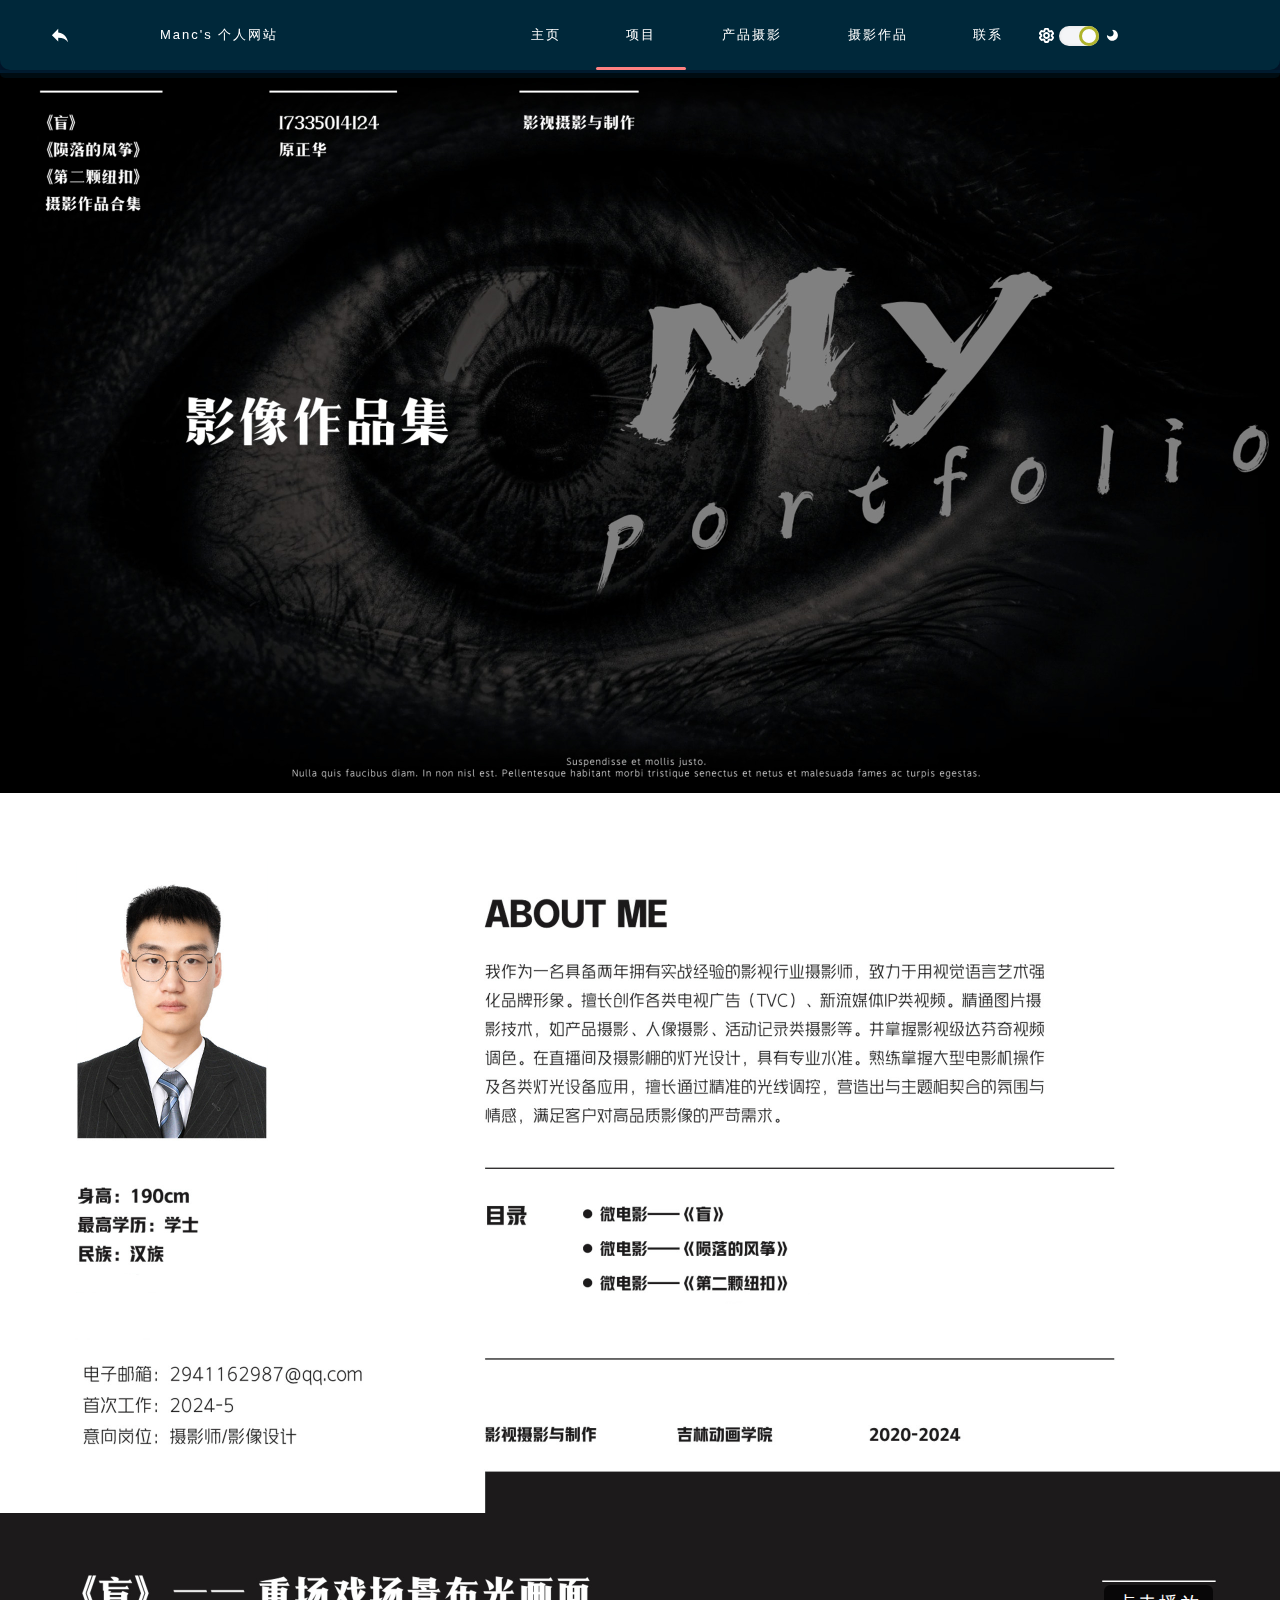
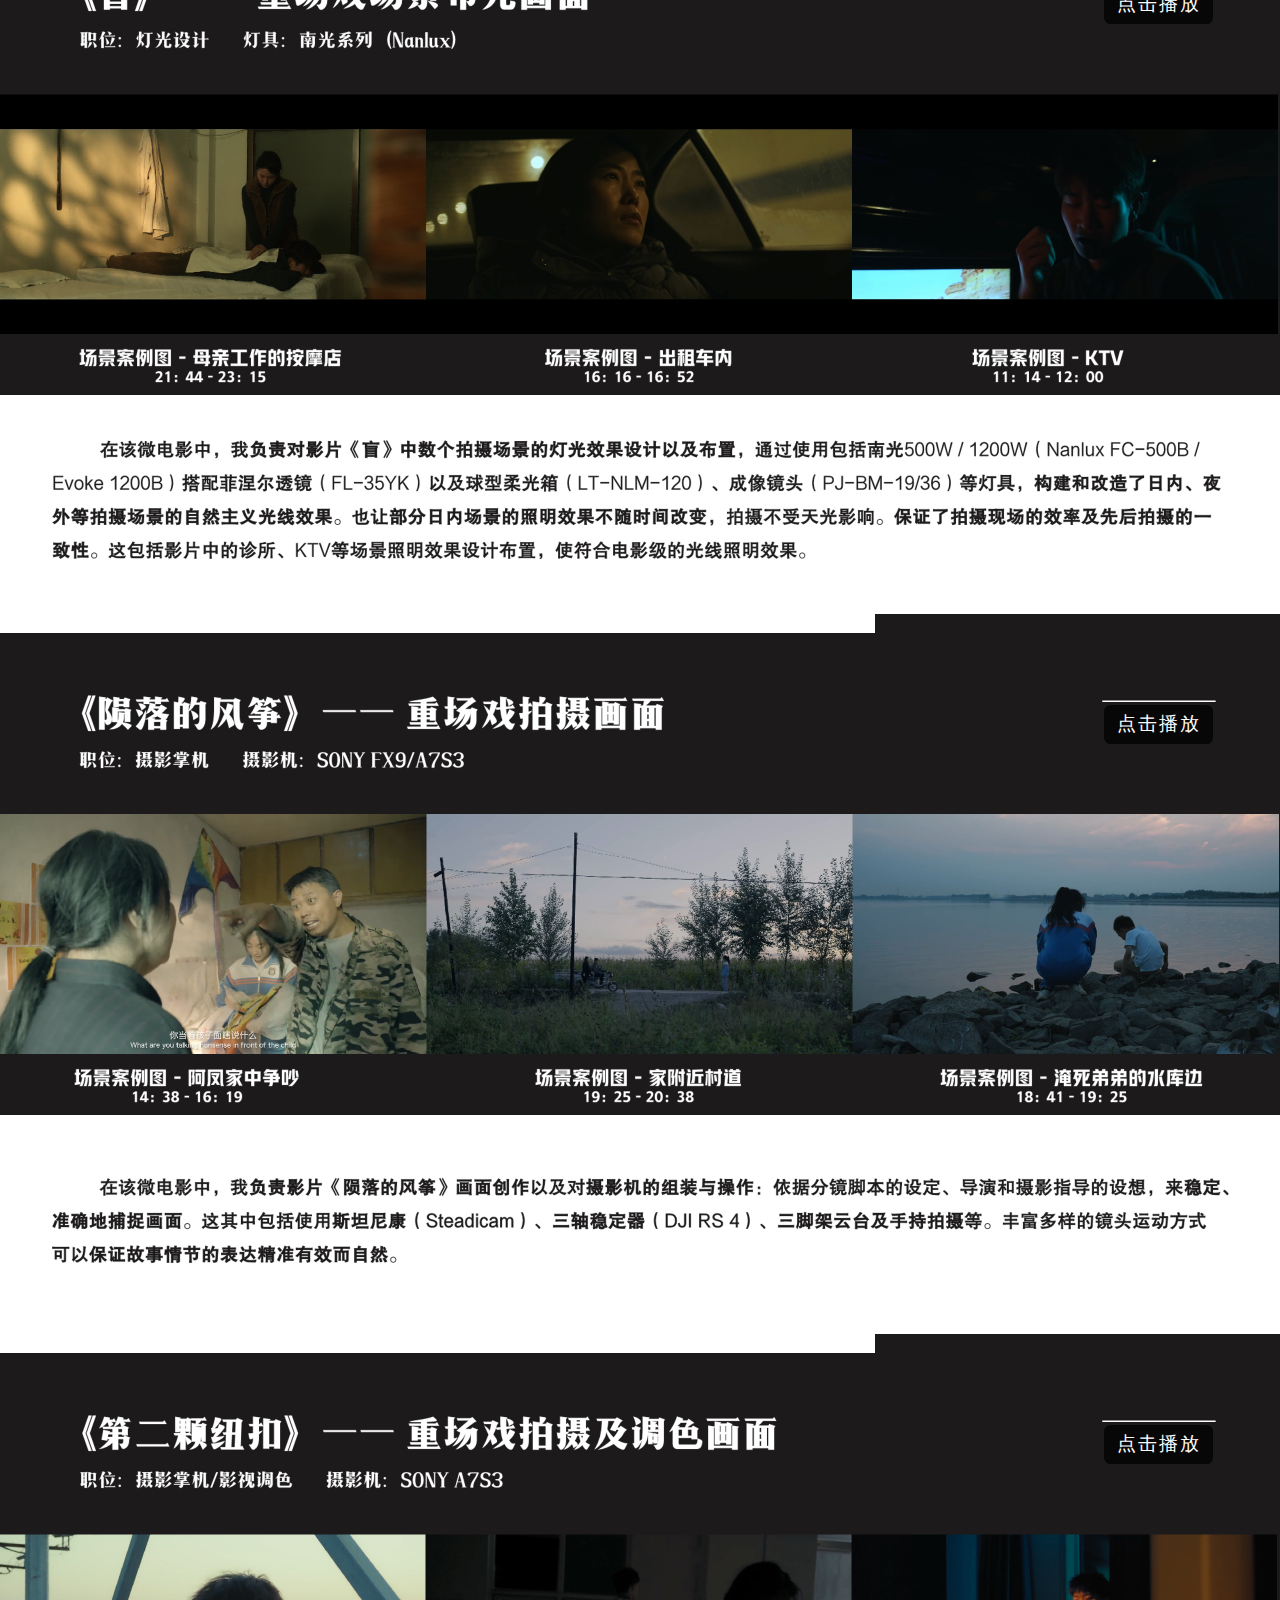
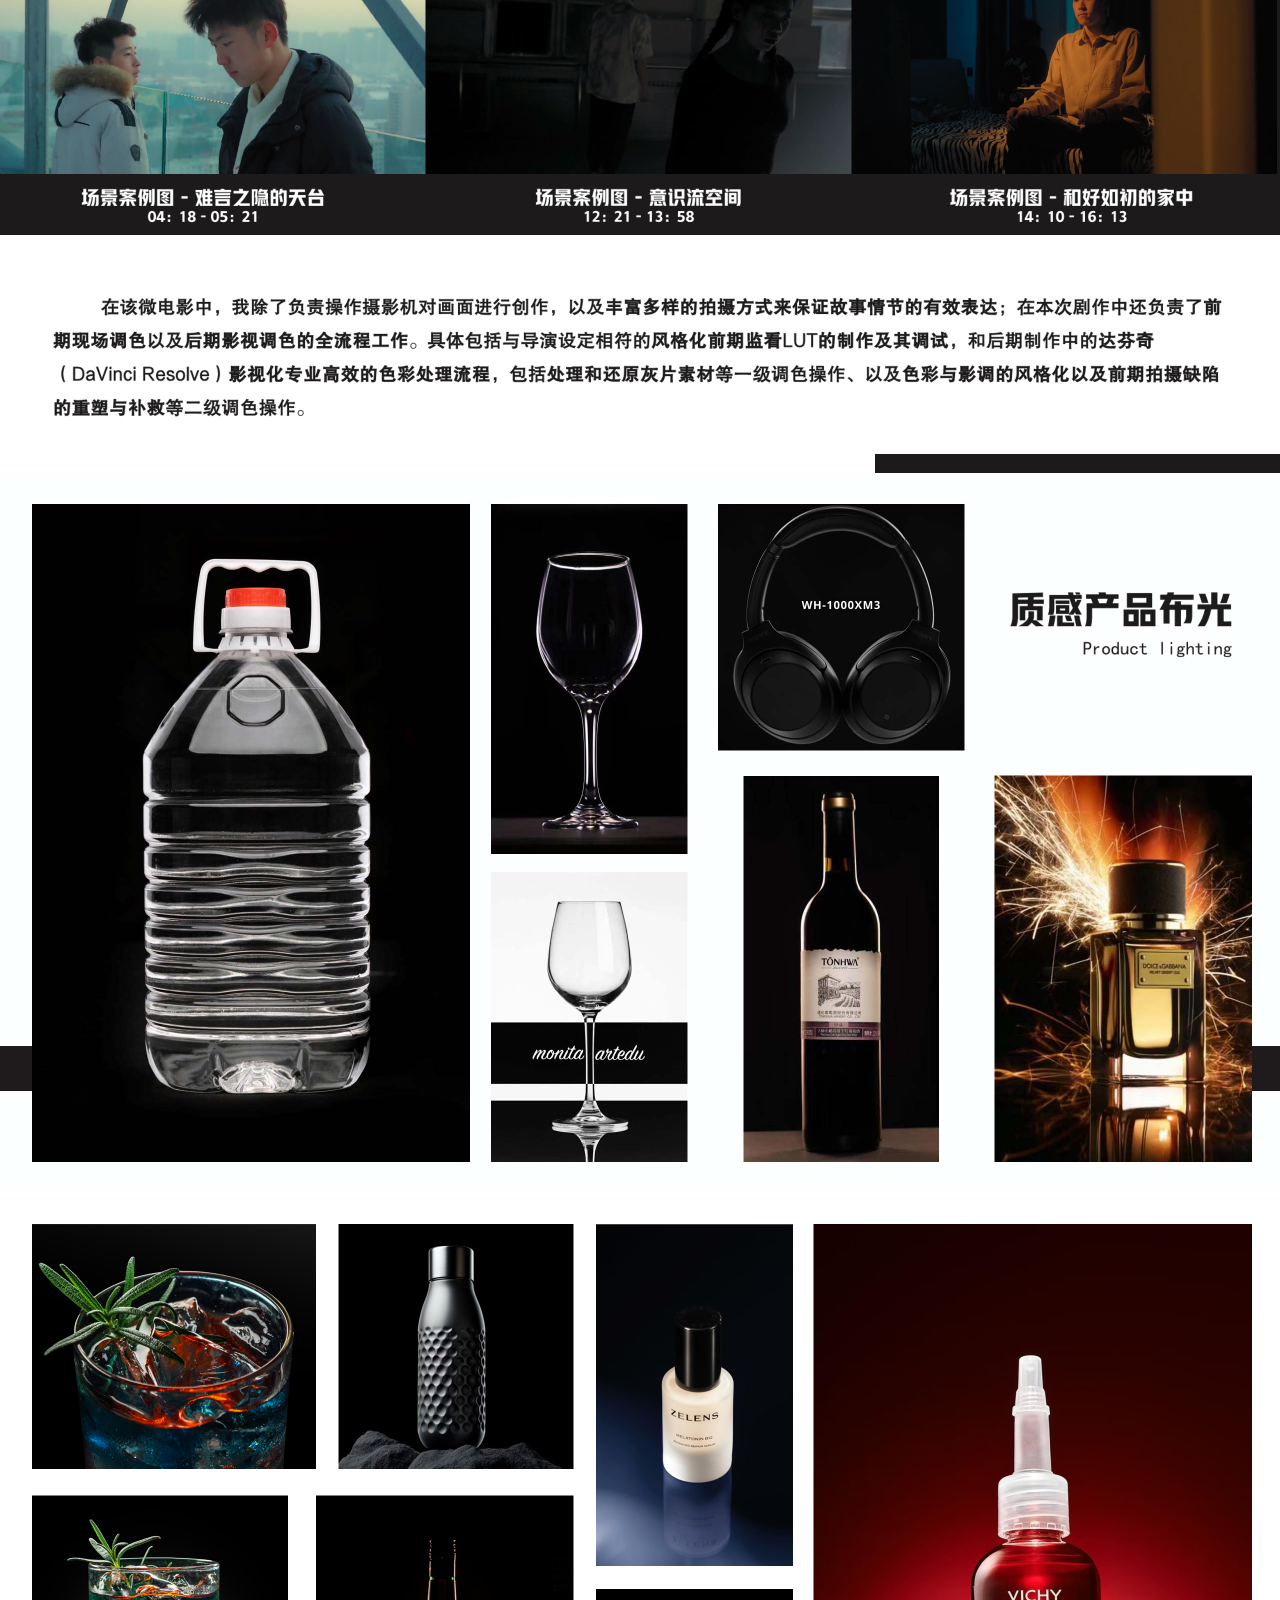
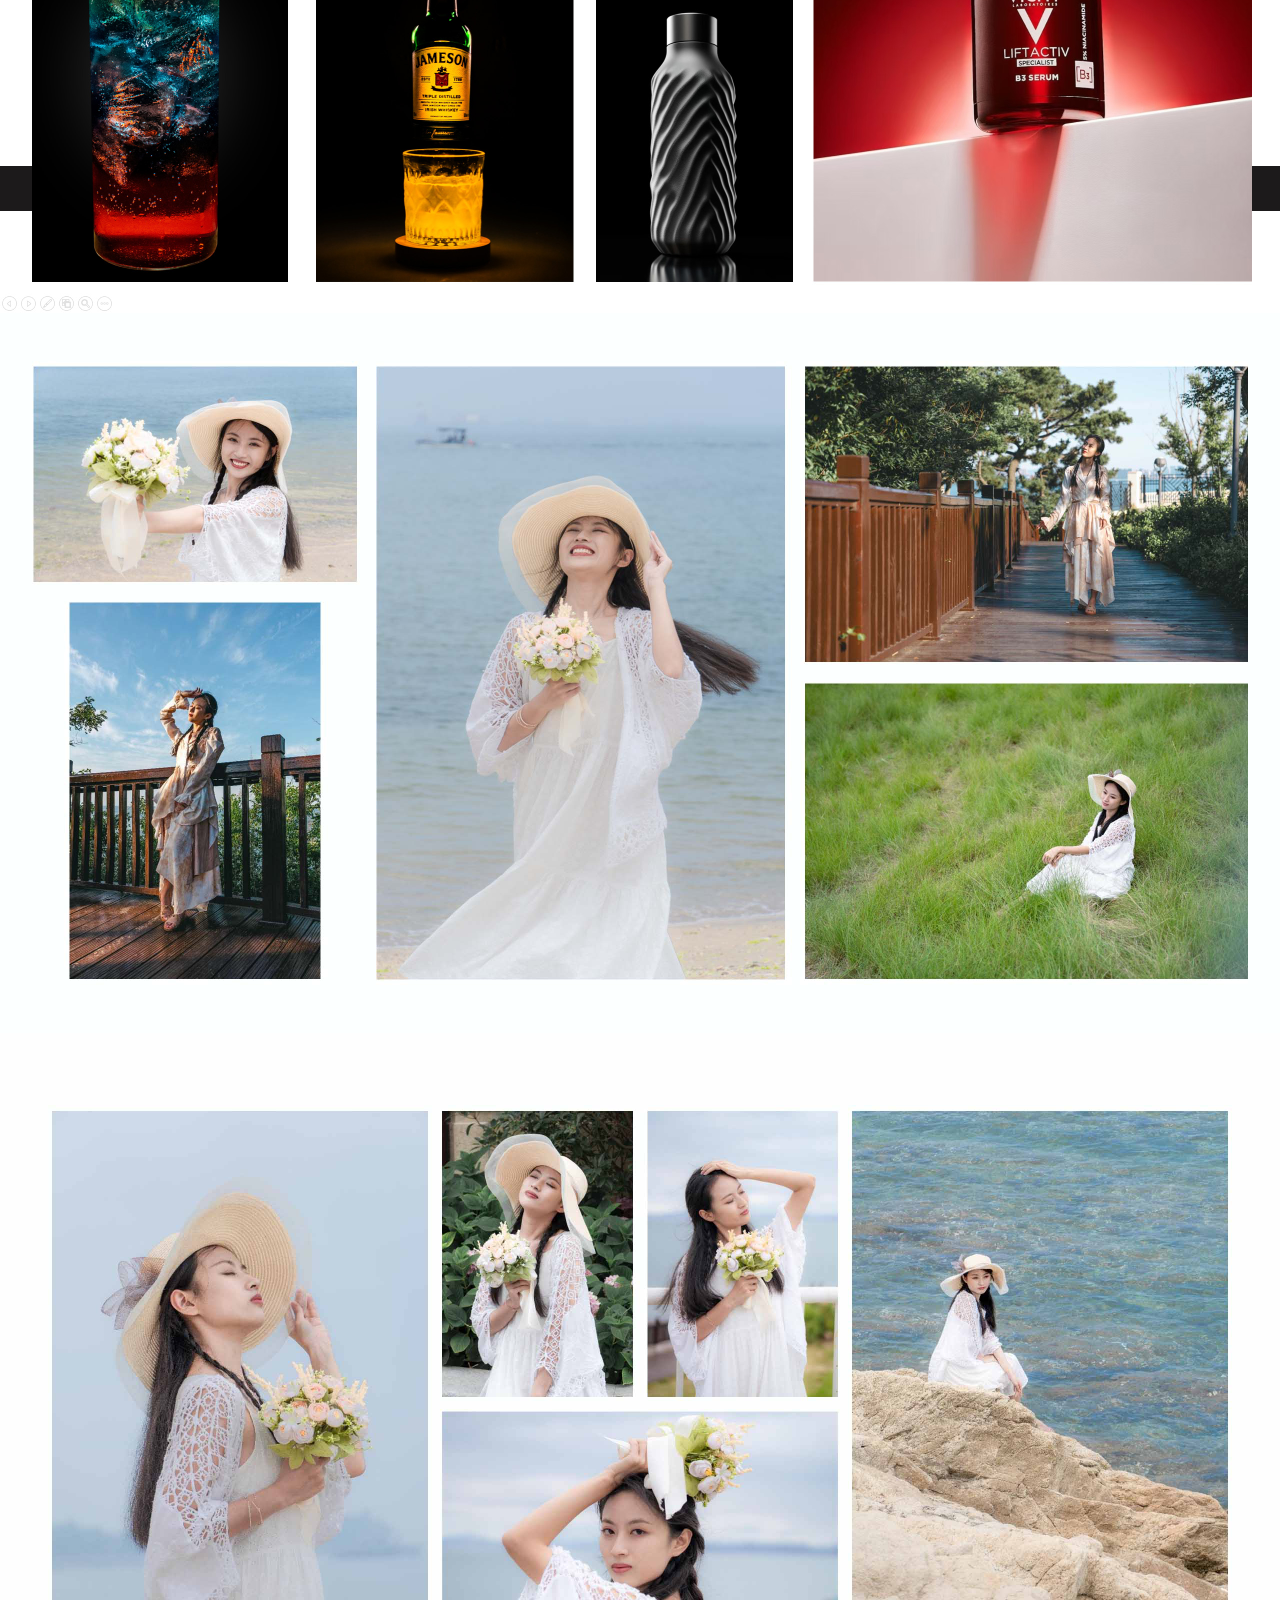
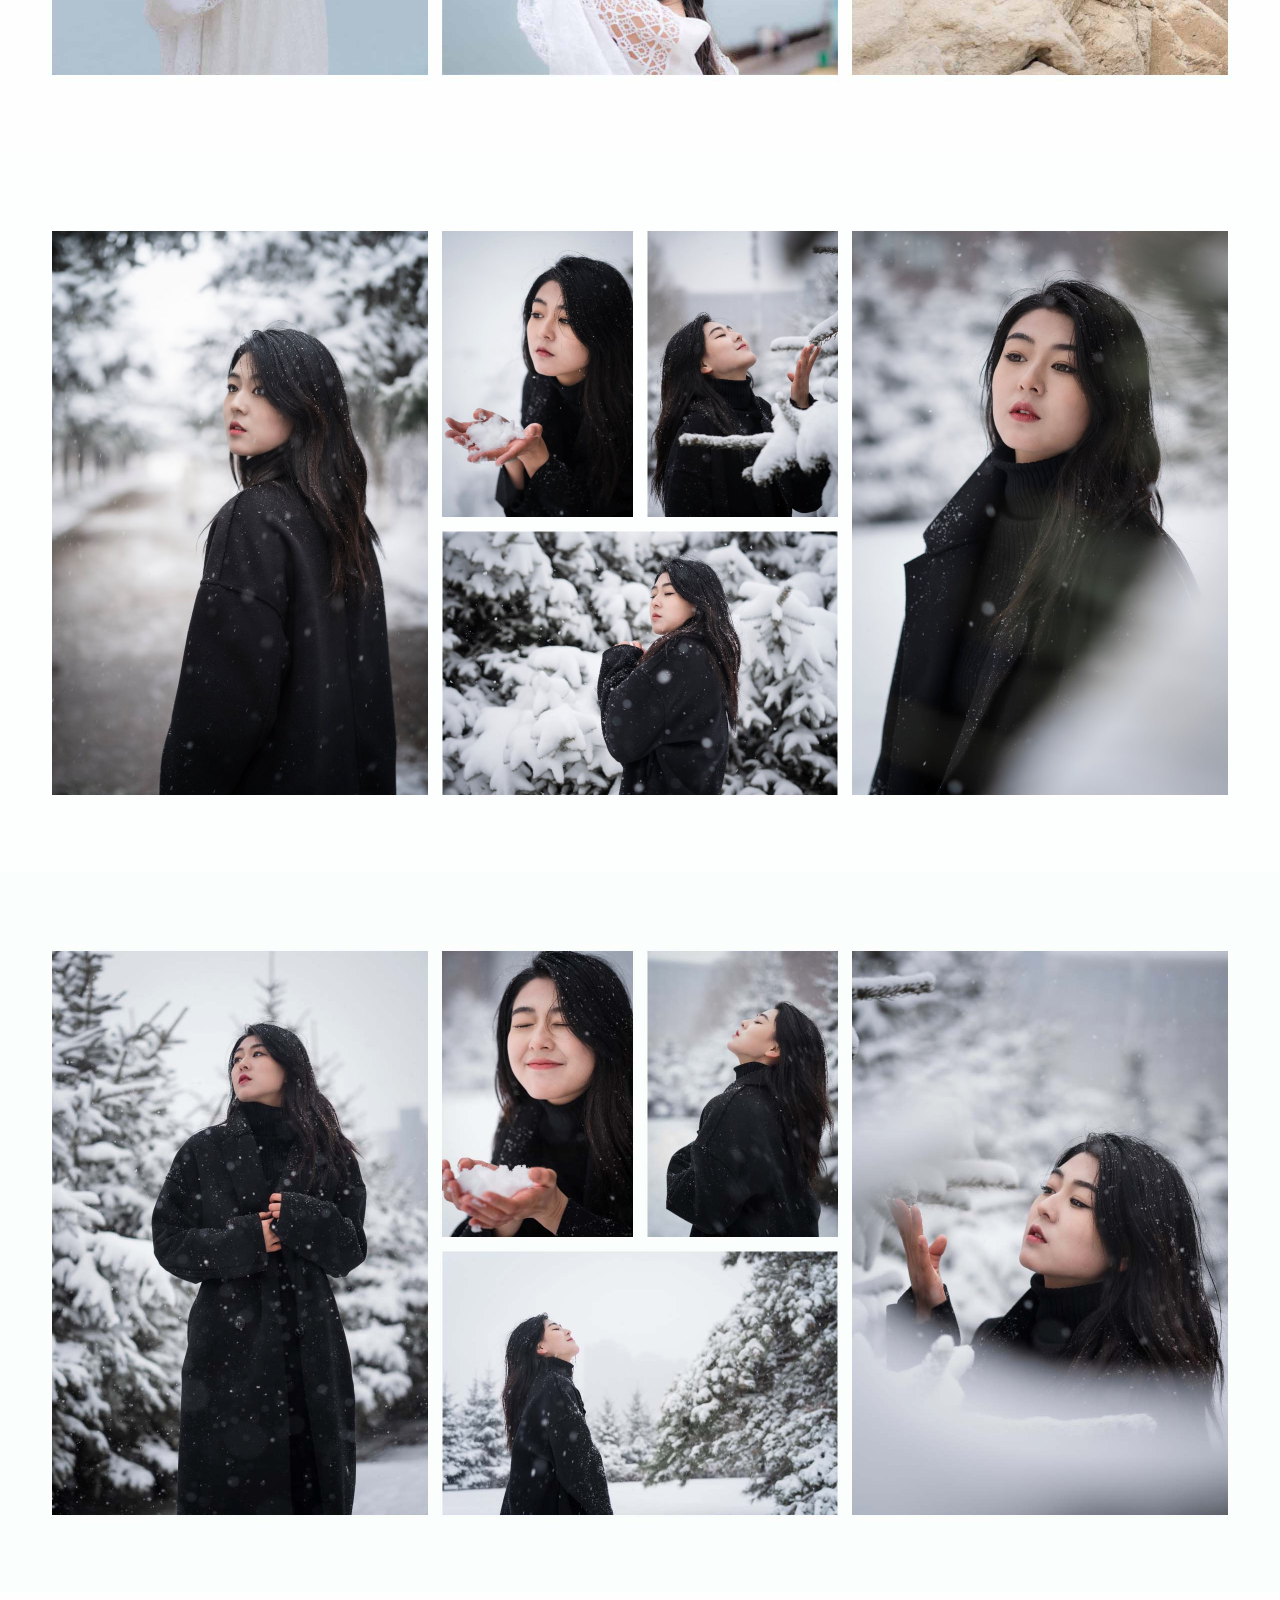
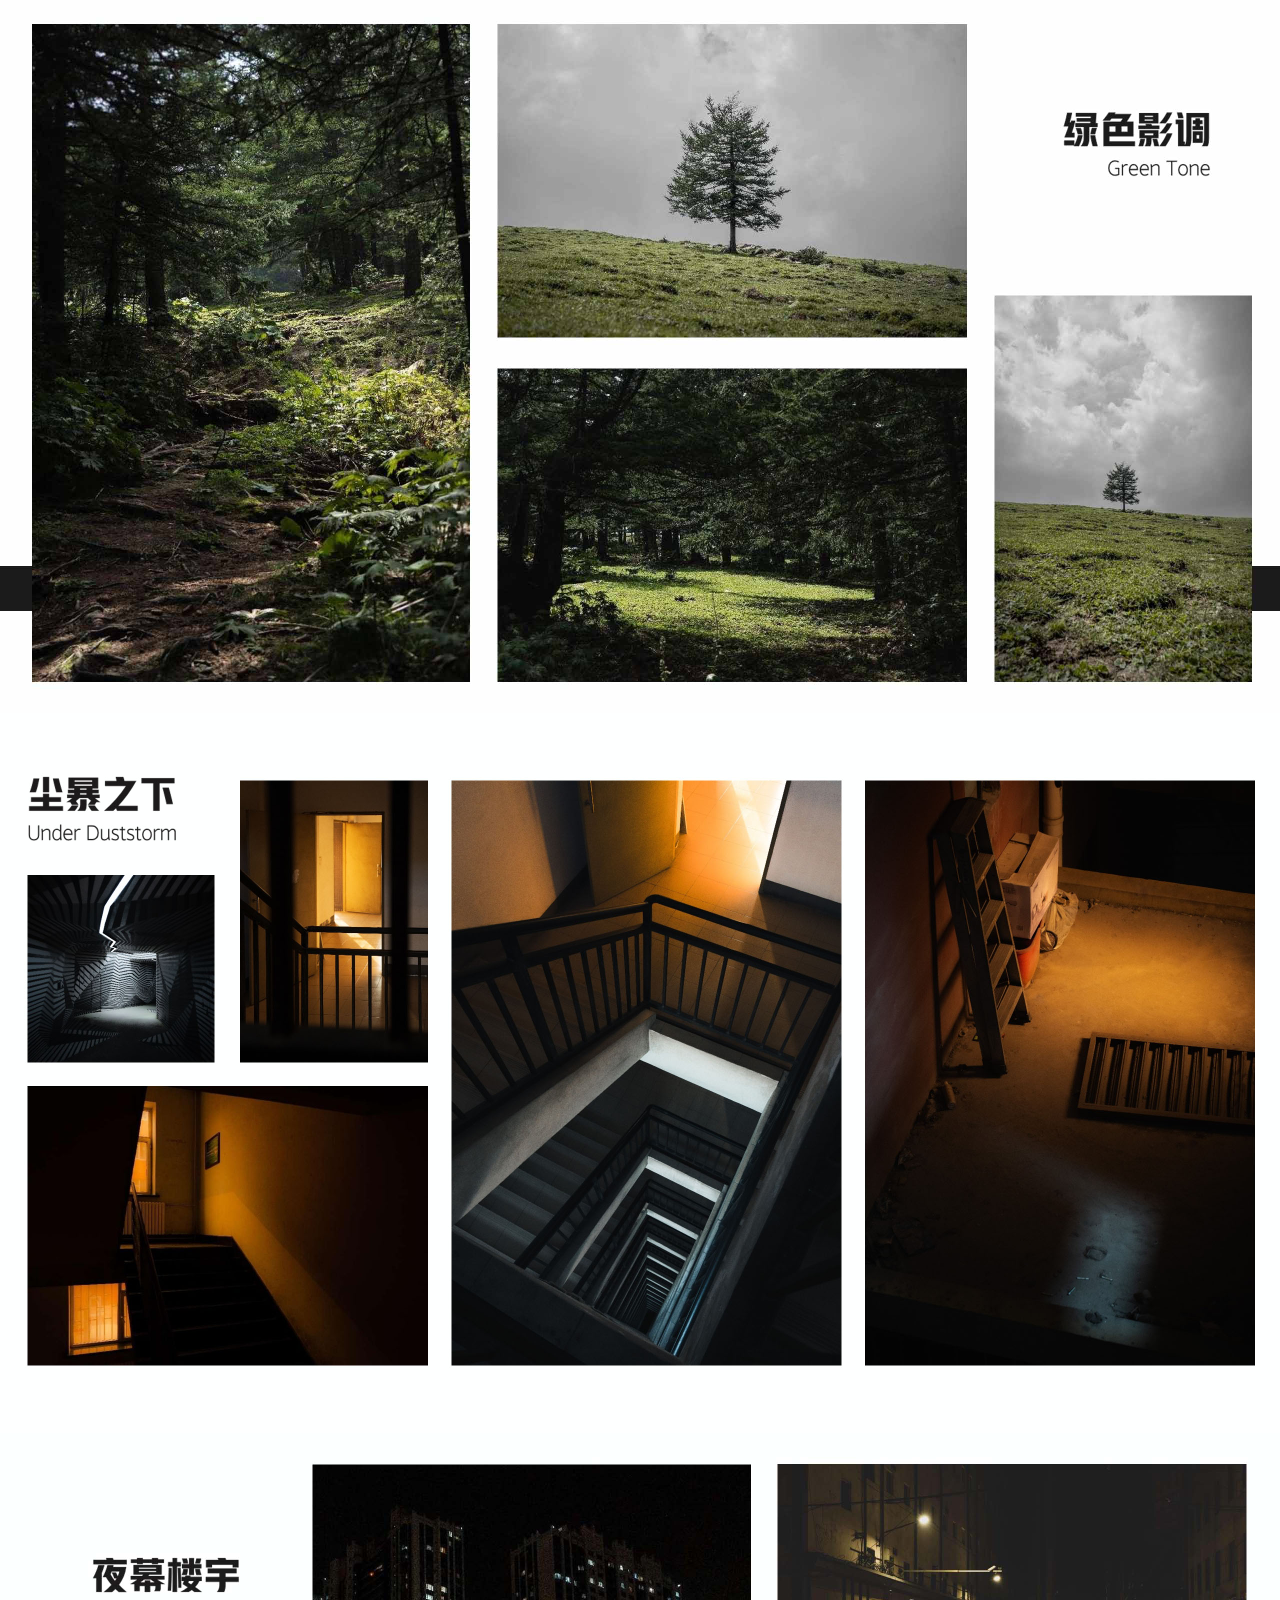
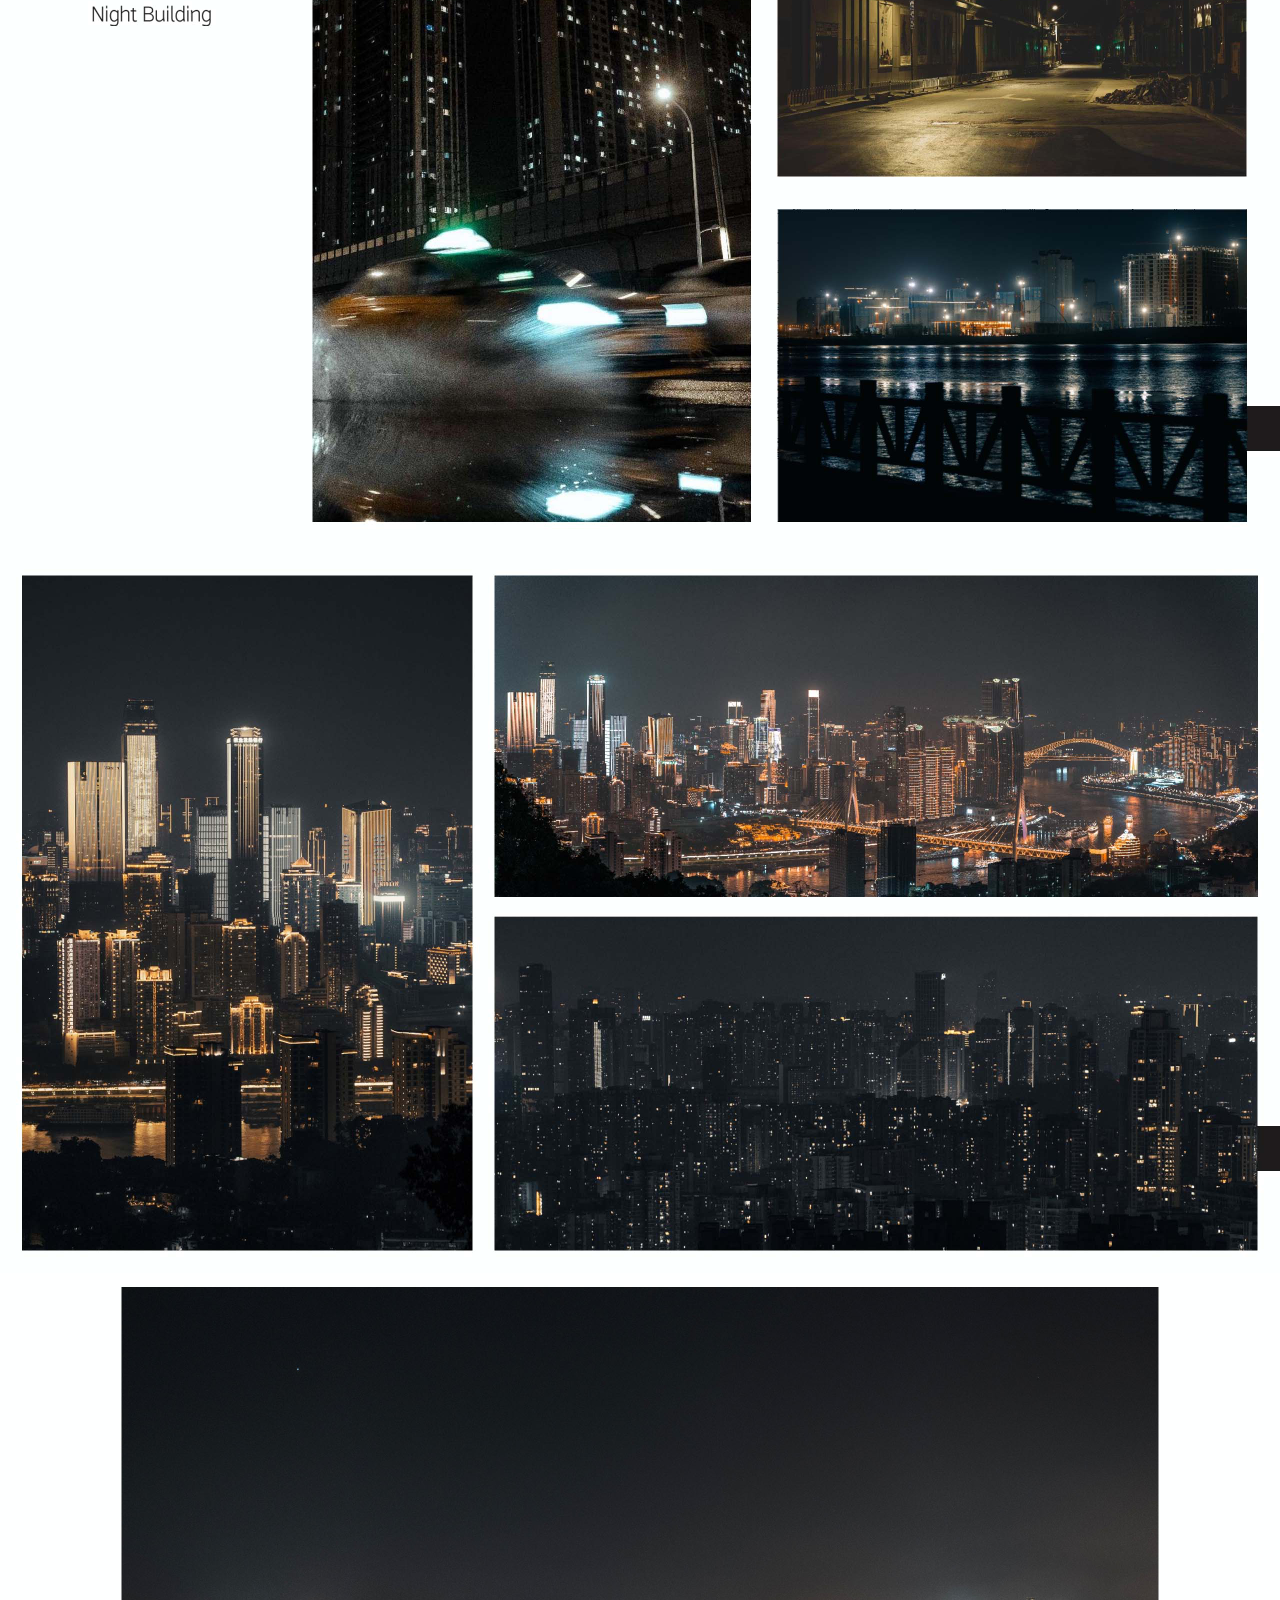
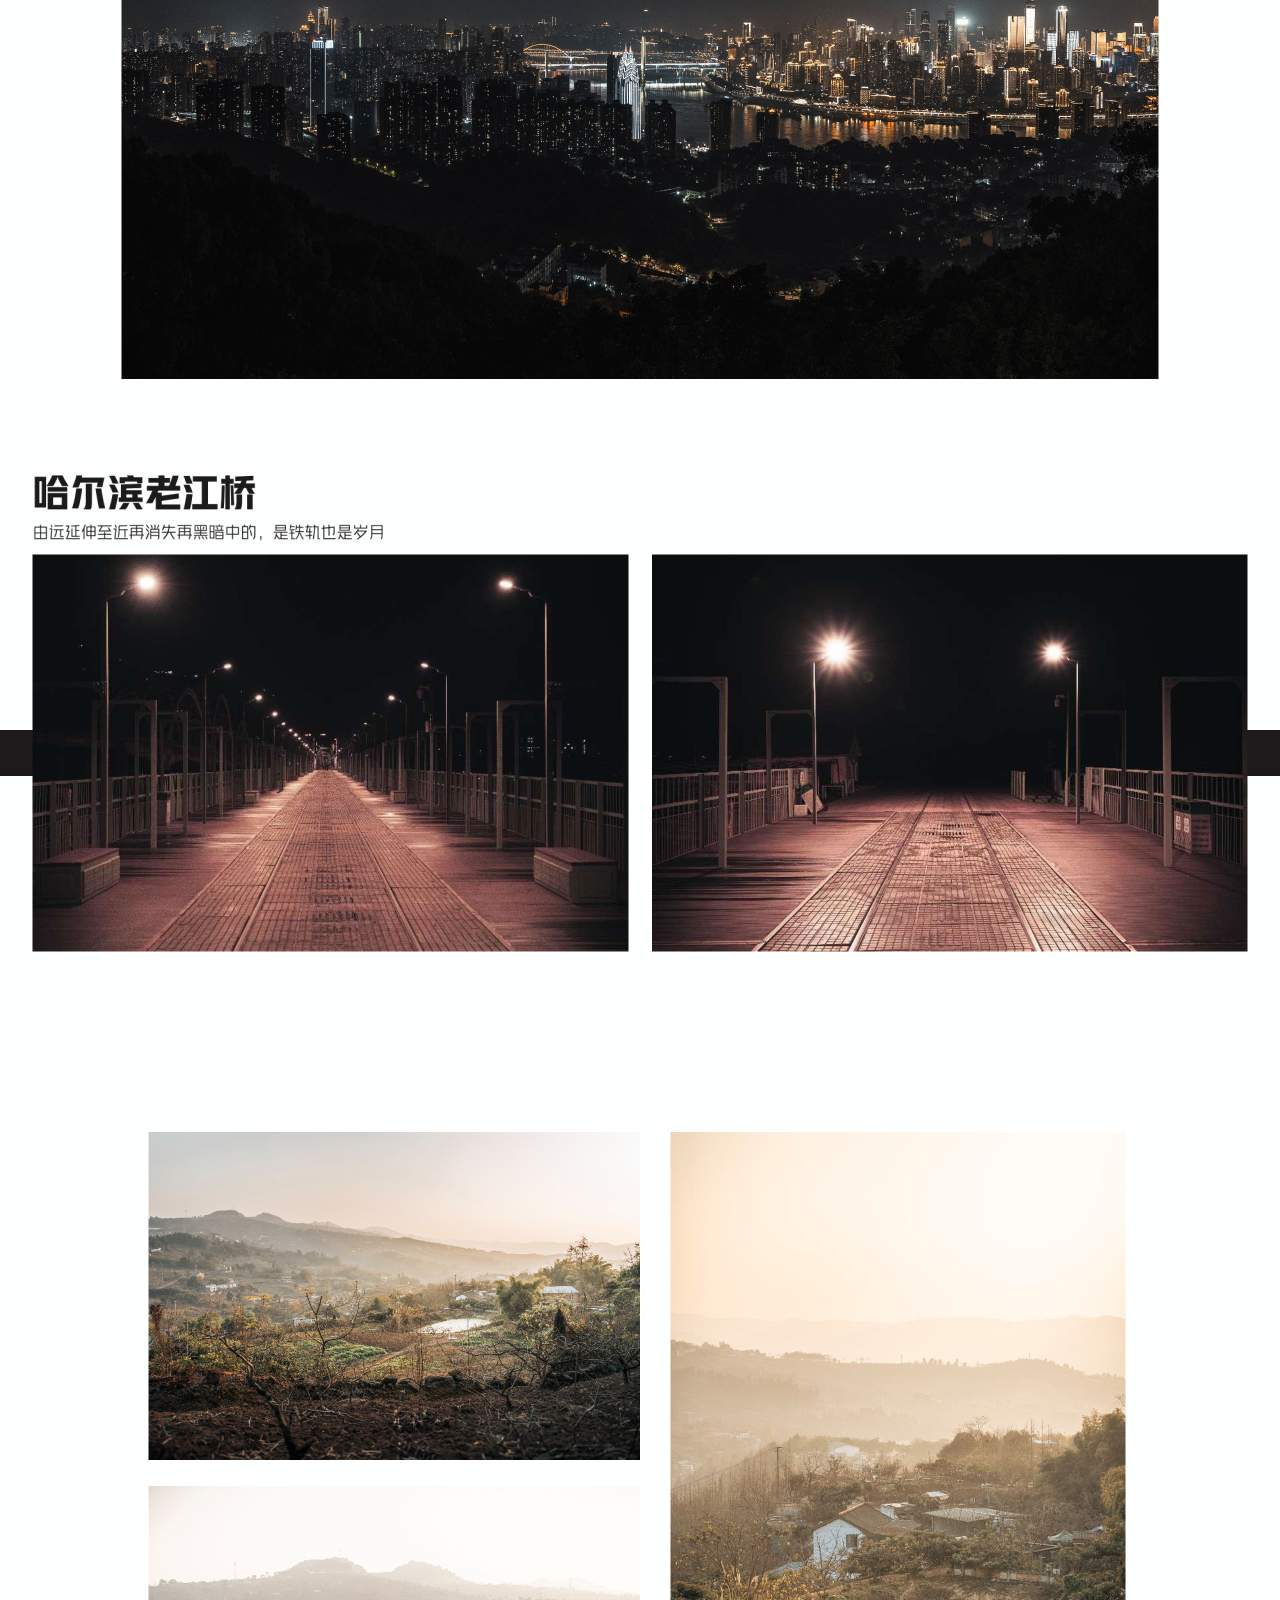
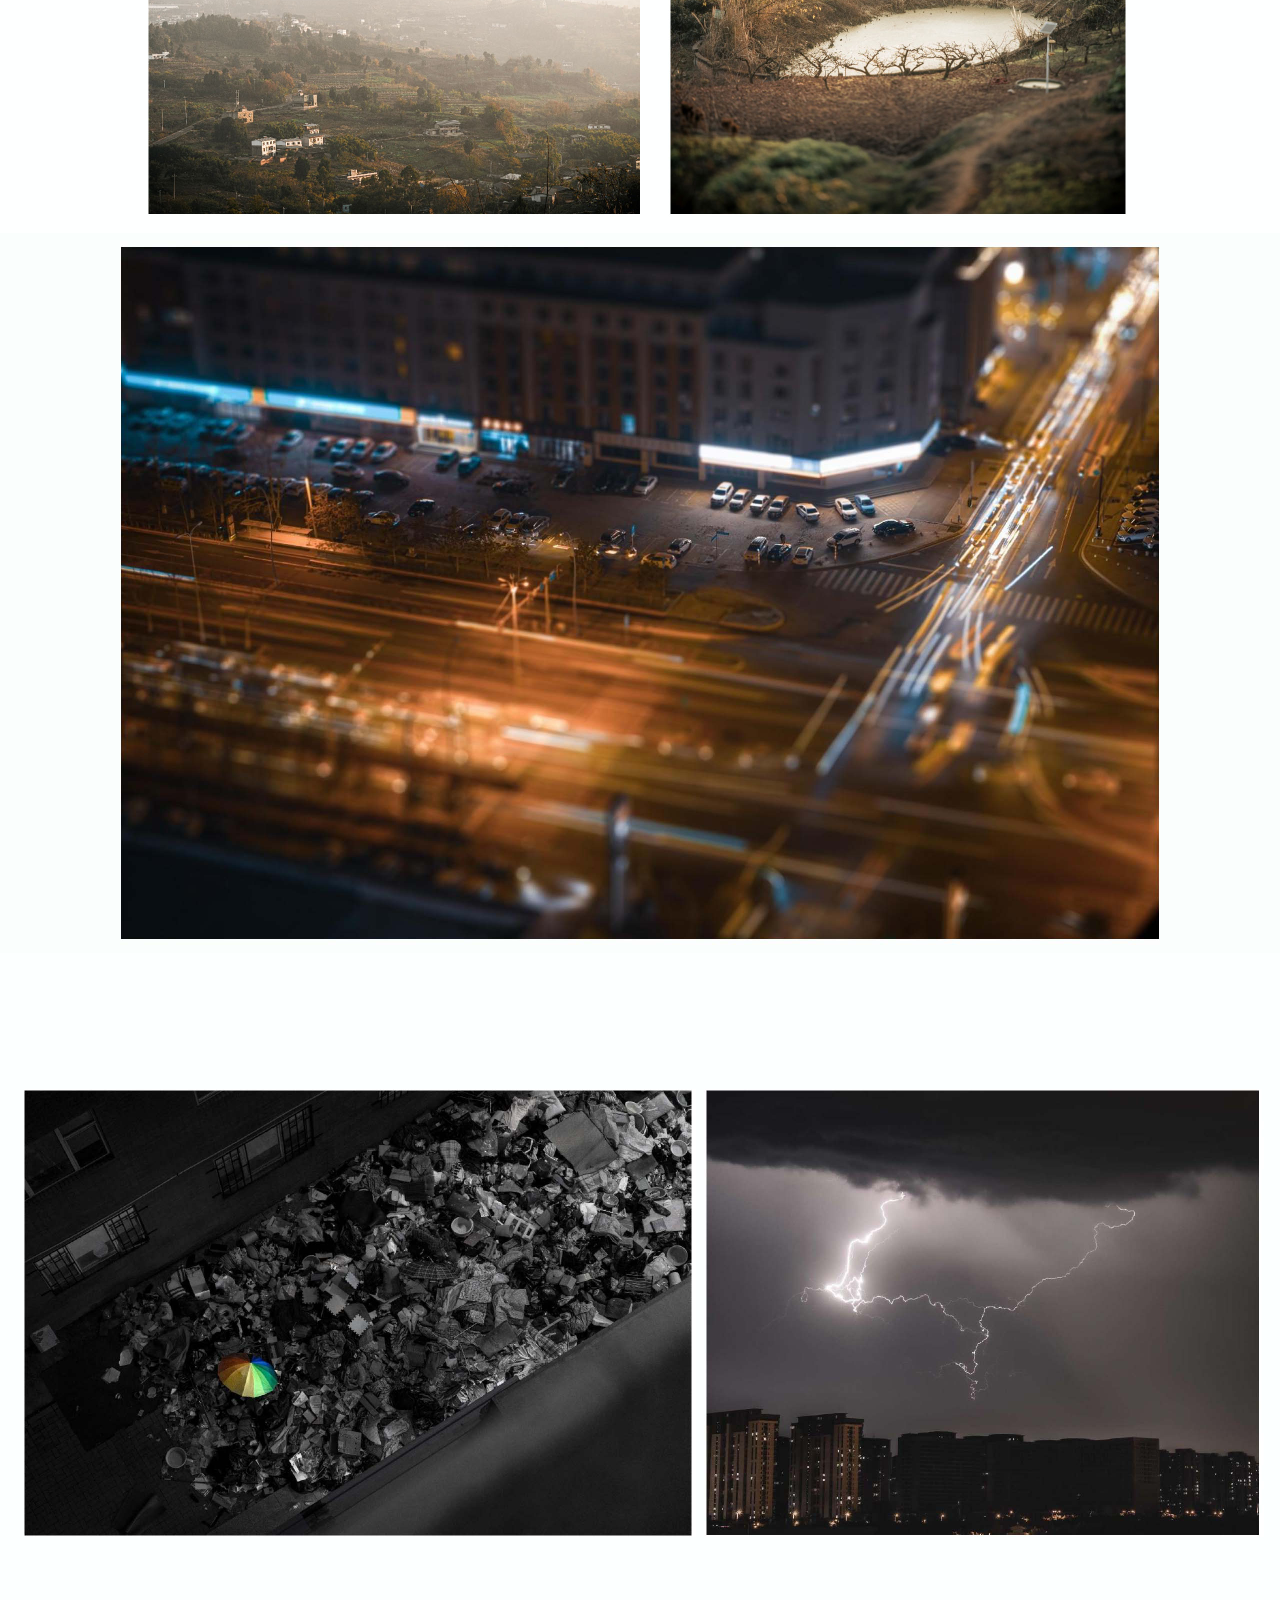
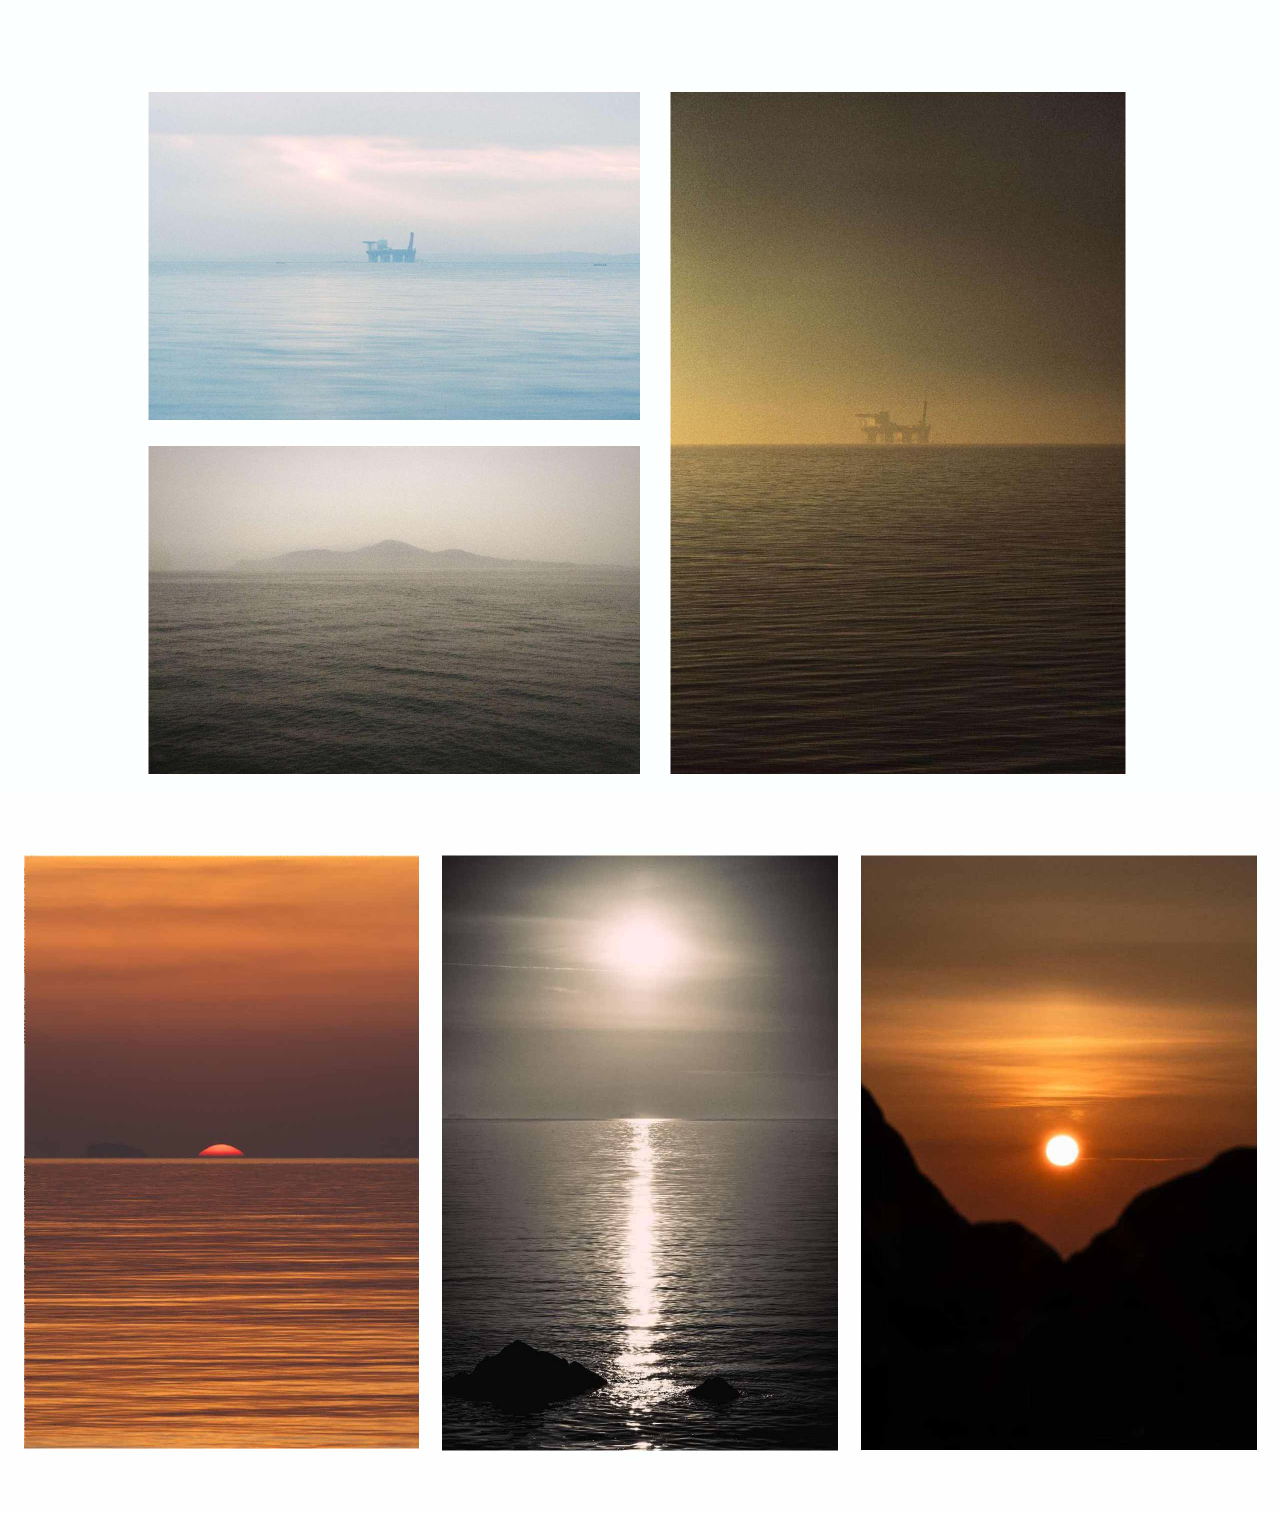
<file: project.html>
<!DOCTYPE html>
<html lang="en">

<head>
  <meta charset="UTF-8">
  <meta http-equiv="X-UA-Compatible" content="IE=edge">
  <meta name="viewport" content="width=device-width, initial-scale=1.0">
  <style>
    /* 针对小屏幕设备（手机）和中等屏幕设备（平板） */
    @media screen and (max-width: 950px) {
      html {
        /* 重新设置视口的 initial-scale 为 0.9 */
        zoom: 0.9;
      }
    }
  </style>
  <title>Manc's 个人网站</title>
  <link rel="stylesheet" href="./css/base.css">
  <script src="./js/jq.js"></script>
  <link rel="stylesheet" href="./project.html">
</head>

<body>
  <canvas class="canvas-wrap" id="triangle-lost-in-space" resize="true"></canvas>

  <!-- loading -->
  <div class="loading-wrap">
    <div class="loading-div"></div>
  </div>


  <!-- 主要页面 -->
  <div class="box">

    <!-- 顶部栏 -->
    <div class="header borderafter">
      <!-- 返回按钮 -->
      <a style="position: absolute;left:50px;" href="javascript:history.back()">
        <svg t="1649246285004" class="icon" viewBox="0 0 1024 1024" version="1.1" xmlns="http://www.w3.org/2000/svg"
          p-id="3737" width="20" height="20">
          <path
            d="M98 468.9l322.8-322.8v184.4C743.6 376.7 881.9 607.3 928 837.8 812.7 676.4 651.3 602.6 420.8 602.6v189.1L98 468.9z"
            p-id="3738" fill="#254665"></path>
        </svg>
      </a>


      <div class="col">
        <span>Manc's 个人网站</span>
        <!-- 右边操作栏 -->
        <div class="header-right">
          <!-- 按钮 -->
          <div class="min_menu-wrap" id="minmenu">
            <span class="min_menu"></span>
          </div>
          <!-- 列表 -->
          <div class="menu_list">
            <!-- 栏目 -->
            <ul class="header-nav">
              <li><a href="./index.html">主页</a></li>
              <li class="active"><a href="./project.html">项目</a></li>
              <li><a href="./works product.html">产品摄影</a></li>
              <li><a href="./works.html">摄影作品</a></li>
              <!--<li><a href="./skill.html">技能</a></li>-->
              <li><a href="./contact.html">联系</a></li>
              <!--<li><a href="./experience.html">经验</a></li>
              <li><a href="./other.html">其他</a></li>-->
            </ul>
            <!-- 开关灯 -->
            <span class="kaig-bottm">
              <svg t="1649159647627" class="icon" viewBox="0 0 1024 1024" version="1.1"
                xmlns="http://www.w3.org/2000/svg" p-id="2250" width="15" height="15">
                <path
                  d="M1008.535135 710.670332l-70.446388 116.386904a112.099975 112.099975 0 0 1-140.572857 43.829042l-69.422645-17.083729c-5.502624 3.1992-11.133217 6.3984-16.763809 9.341665l-18.299425 62.896276C687.335435 981.514621 639.4754 1023.744064 582.657604 1023.744064H441.764828c-56.817796 0-104.677831-42.293427-110.308423-97.703574l-18.299425-62.896276a422.166458 422.166458 0 0 1-16.827793-9.341665l-69.614597 17.083729a112.163959 112.163959 0 0 1-140.508873-43.893026L15.631361 710.542364a107.493127 107.493127 0 0 1 32.43989-144.731817L96.251206 518.910272a410.649338 410.649338 0 0 1 0-14.204448l-48.179955-46.836291a107.365159 107.365159 0 0 1-32.375906-144.731817l70.190452-116.450888a112.099975 112.099975 0 0 1 140.572857-43.893026l69.550612 17.083729c5.566608-3.1992 11.133217-6.3984 16.827794-9.341665l18.299425-62.896276C336.831061 42.229443 384.691096 0 441.508892 0H582.529636c56.817796 0 104.677831 42.293427 110.372407 97.63959l18.235441 62.704324c5.75856 3.007248 11.325169 6.142464 16.827793 9.341665l69.678581-17.083729a112.163959 112.163959 0 0 1 140.508873 43.893026l70.446388 116.514872a107.493127 107.493127 0 0 1-32.375906 144.731817l-48.179955 46.772307a414.616346 414.616346 0 0 1 0 14.204448l48.243939 46.836291c47.092227 31.928018 62.192452 94.952262 32.247938 145.115721z m-213.066733-142.23644l3.391152-31.032242a246.210447 246.210447 0 0 0 0-51.699076l-3.263184-30.904274 93.992502-91.305173-53.554612-88.553862-131.615096 32.311922-23.546113-16.059985a294.134466 294.134466 0 0 0-48.627844-26.809297l-27.513121-11.901025L568.453156 127.968008H455.649356L419.370426 252.736816l-27.705074 11.965009c-16.635841 7.166208-32.951762 16.187953-48.499875 26.745313l-23.610097 15.996001-131.487128-32.247938-53.36266 88.489878 94.056486 91.433141-3.263184 30.968258a247.874031 247.874031 0 0 0 0 51.699076l3.1992 30.904274-93.928518 91.369157 53.554612 88.489878 131.551112-32.311922 23.610097 16.059985c15.292177 10.429393 31.544114 19.451137 48.563859 26.809297l27.577106 11.965009L455.905292 895.776056h112.611848l36.342914-124.768808 27.64109-11.965009c16.699825-7.166208 32.951762-16.187953 48.563859-26.745313l23.546113-15.996001 131.423144 32.247938 53.68258-88.745814-94.184454-91.369157zM512.147232 615.846038c57.329668 0 103.846038-46.516371 103.974006-103.974006 0-57.329668-46.644339-103.974006-103.974006-103.974007S408.173225 454.542364 408.173225 511.872032 454.817564 615.846038 512.147232 615.846038z m0 127.968008c-127.968008 0-231.942014-103.910022-231.942015-231.942014 0-127.968008 103.910022-231.942014 231.942015-231.942015 127.968008 0 231.942014 103.910022 231.942014 232.133967A232.133967 232.133967 0 0 1 512.147232 743.814046z"
                  p-id="2251"></path>
              </svg>
              <!-- 开关按钮 -->
              <span class="my-radio active" id="myRadio">
                <i></i>
              </span>
              <svg t="1649159678284" class="icon" viewBox="0 0 1024 1024" version="1.1"
                xmlns="http://www.w3.org/2000/svg" p-id="3376" width="15" height="15">
                <path
                  d="M505.4 878.6c-196.7 0-358-150.9-374.9-343.1 1-18.6 16.1-33.4 34.9-33.4 10.8 0 20.5 4.8 26.9 12.4 0.2 0.3 0.5 0.1 0.5-0.7 41.6 44.2 100.5 71.9 166.1 71.9 127.1 0 230.1-103 230.1-230.1 0-66.1-28-125.1-72.6-166.8 0.1-0.1 0.5-0.1 0.3-0.3-7-6.5-11.4-15.7-11.4-26.1 0-19 14.9-34.1 33.7-35.3 192.1 17.1 342.9 178.3 342.9 375 0 208-168.5 376.5-376.5 376.5z"
                  p-id="3377"></path>
              </svg>
            </span>
          </div>
        </div>
      </div>
    </div>

    <!-- 顶部导航 -->

    <!-- 主要修改部分 -->
    <head>
      <style>
        .image-container { position: relative; box-sizing: border-box; }@media screen and (max-width: 1296px) { .image-container-canvas { width: 100%; } }
        .image-container {
        position: relative;
        box-sizing: border-box;
        margin: 0;
        transform: translateY(55px); /* 让图片整体下移 50px，可根据需求调整 */}
      </style>

      <link rel="stylesheet" href="./css/project.css">
      <title>可滑动图片网页</title>
    </head>
    
    <body>
        <div id="pc-tip"> 建议在PC端观看
  或横屏观看</div>
        <script src="./js/project.js"></script>
        <div class="image-container">
          <!-- 请将以下图片链接替换为你实际的图片链接 -->
          <img src="./img/project/1.jpg" alt="Image 1">
          <img src="./img/project/2.jpg" alt="Image 2">
          <div class="image-with-button">
             <img src="./img/project/3.jpg" alt="Image 3">
             <a href="https://pan.baidu.com/s/14-x-1JLscu2SmsVsPZ9liA?pwd=pcra" class="play-button">点击播放</a>
          </div>
          <div class="image-with-button">
             <img src="./img/project/4.jpg" alt="Image 3">
             <a href="https://pan.baidu.com/s/1YBYkg36WKaausHaxHps9Nw?pwd=k692" class="play-button">点击播放</a>
          </div>
          <div class="image-with-button">
             <img src="./img/project/5.jpg" alt="Image 3">
             <a href="https://pan.baidu.com/s/14-x-1JLscu2SmsVsPZ9liA?pwd=pcra" class="play-button">点击播放</a>
          </div>          
          <img src="./img/project/6.jpg" alt="Image 1">
          <img src="./img/project/6.1.jpg" alt="Image 1">
          <img src="./img/project/8.jpg" alt="Image 1">
          <img src="./img/project/9.jpg" alt="Image 1">
          <img src="./img/project/9.1.jpg" alt="Image 1">
          <img src="./img/project/9.2.jpg" alt="Image 1">
          

          <img src="./img/project/7.jpg" alt="Image 1">
          <img src="./img/project/16.jpg" alt="Image 1">
          <img src="./img/project/11.jpg" alt="Image 1">
          <img src="./img/project/11.1.jpg" alt="Image 1">
          <img src="./img/project/11.2.jpg" alt="Image 1">
          <img src="./img/project/12.jpg" alt="Image 1">
          <img src="./img/project/10.1.jpg" alt="Image 1">
          <img src="./img/project/15.jpg" alt="Image 1">
          <img src="./img/project/14.jpg" alt="Image 1">
          <img src="./img/project/10.jpg" alt="Image 1">
          <img src="./img/project/13.jpg" alt="Image 1">
        </div>
      <script src="./js/project.js"></script>
    </body>
  </div>
</body>

<script src="./js/base.js"></script>
<script type="text/javascript" src="./js/project.js"></script>



</html>
</file>
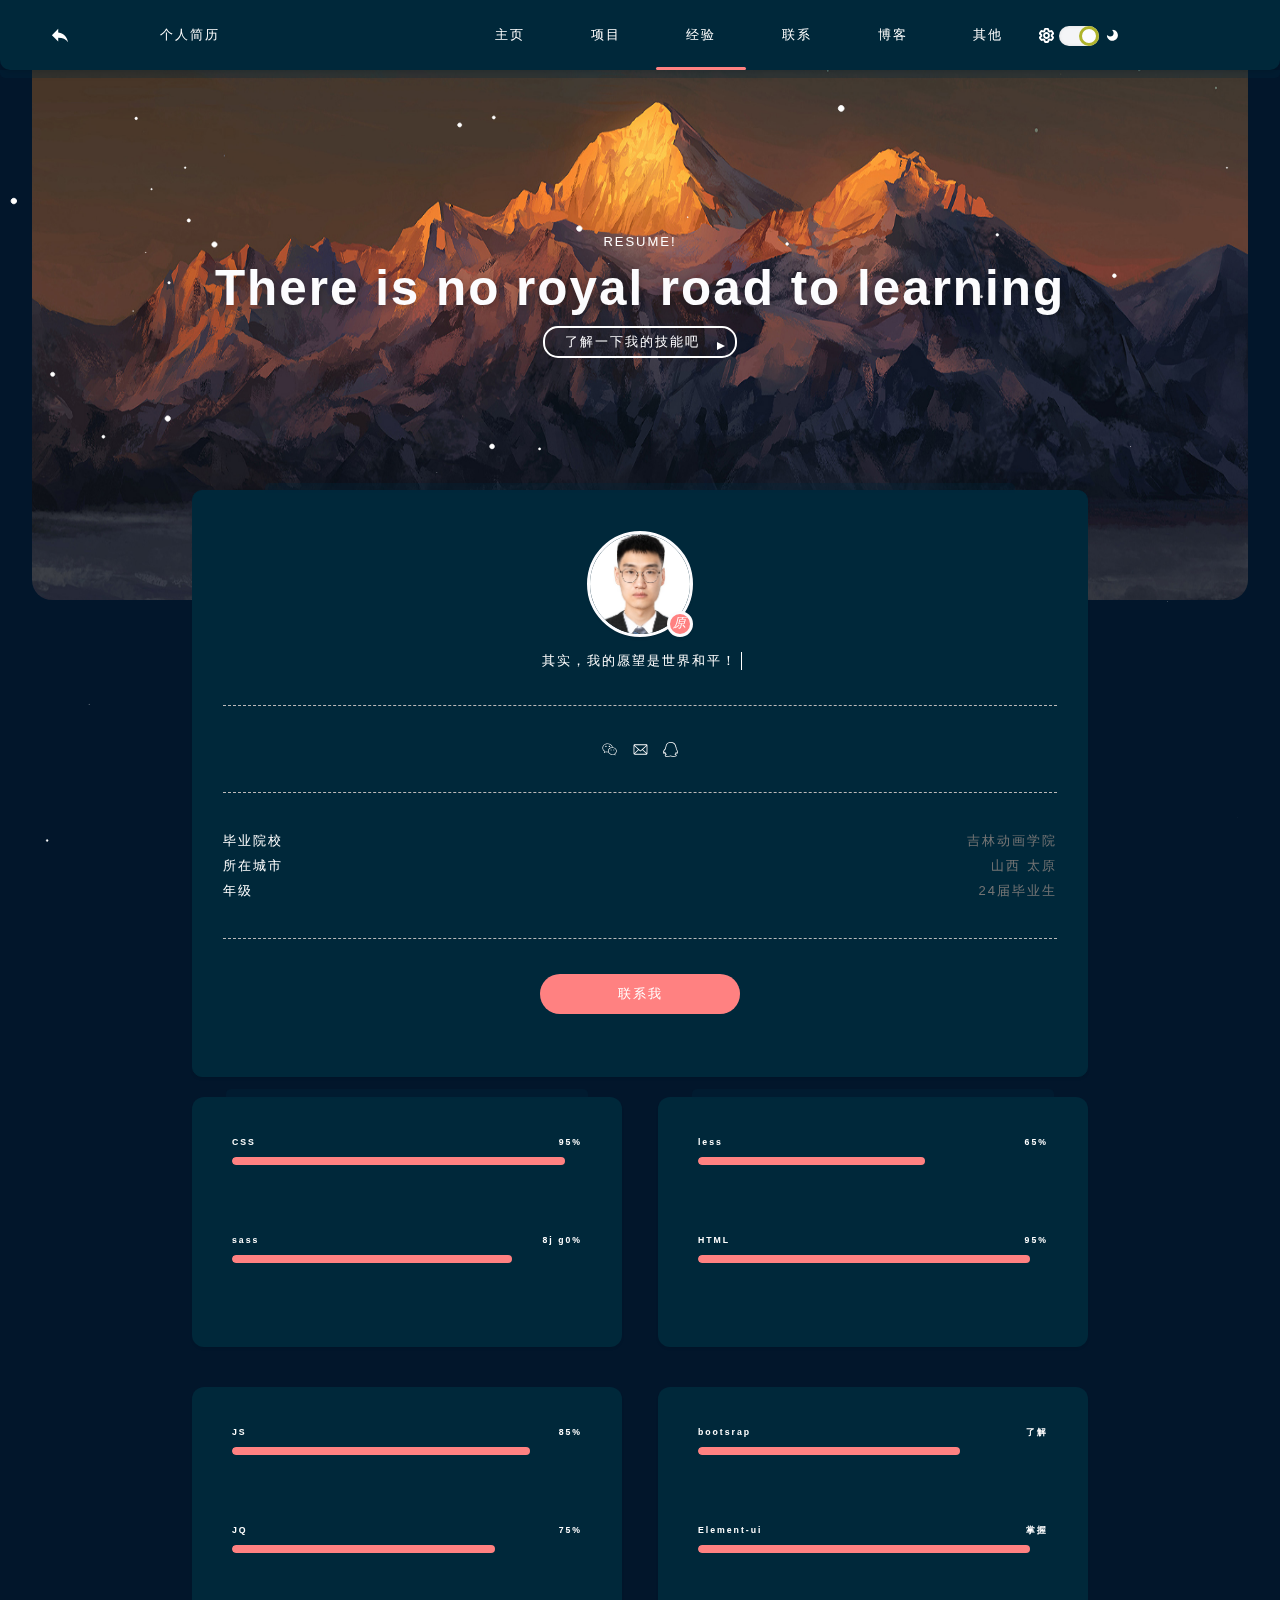
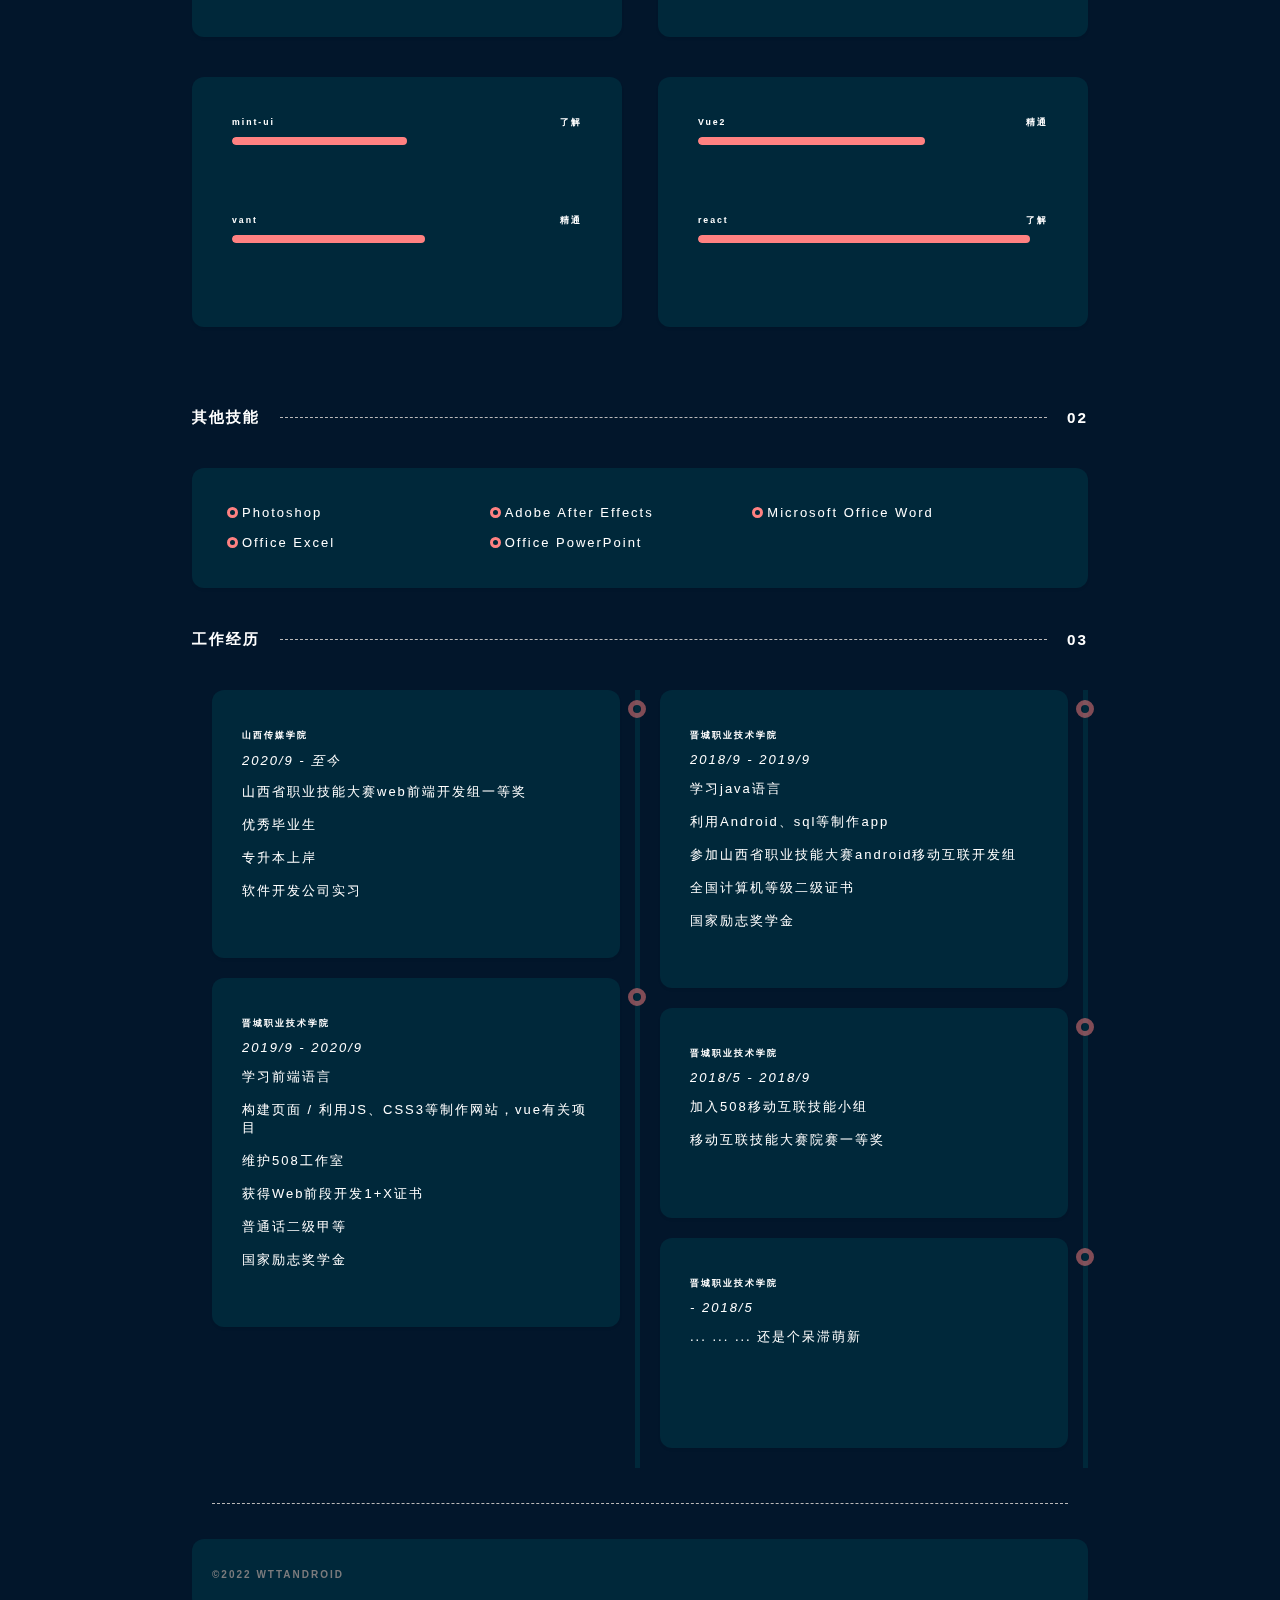
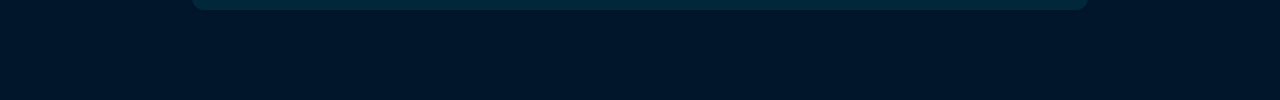
<file: resume.html>
<!DOCTYPE html>
<html lang="en">

<head>
  <meta charset="UTF-8">
  <meta http-equiv="X-UA-Compatible" content="IE=edge">
  <meta name="viewport" content="width=device-width, initial-scale=1.0">
  <style>
    /* 针对小屏幕设备（手机）和中等屏幕设备（平板） */
    @media screen and (max-width: 950px) {
      html {
        /* 重新设置视口的 initial-scale 为 0.9 */
        zoom: 0.9;
      }
    }
  </style>
  <title>求职简历</title>
  <link rel="stylesheet" href="./css/base.css">
  <script src="./js/jq.js"></script>
  <link rel="stylesheet" href="./css/resume.css">
</head>

<body>
  <canvas class="canvas-wrap" id="triangle-lost-in-space" resize="true"></canvas>

  <!-- loadding -->
  <div class="lodding-wrap">
    <div class="loadding-div"></div>
  </div>

  <!-- 主要页面 -->
  <div class="box">

    <!-- 顶部栏 -->
    <div class="header borderafter">
      <!-- 返回按钮 -->
      <a style="position: absolute;left:50px;" href="javascript:history.back()">
        <svg t="1649246285004" class="icon" viewBox="0 0 1024 1024" version="1.1" xmlns="http://www.w3.org/2000/svg"
          p-id="3737" width="20" height="20">
          <path
            d="M98 468.9l322.8-322.8v184.4C743.6 376.7 881.9 607.3 928 837.8 812.7 676.4 651.3 602.6 420.8 602.6v189.1L98 468.9z"
            p-id="3738" fill="#254665"></path>
        </svg>
      </a>

      <div class="col">
        <span>个人简历</span>
        <!-- 右边操作栏 -->
        <div class="header-right">
          <!-- 按钮 -->
          <div class="min_menu-wrap" id="minmenu">
            <span class="min_menu"></span>
          </div>
          <!-- 列表 -->
          <div class="menu_list">
            <!-- 栏目 -->
            <ul class="header-nav">
              <li><a href="./index.html">主页</a></li>
              <li><a href="./home.html">项目</a></li>
              <li class="active"><a href="./resume.html">经验</a></li>
              <li><a href="./contact.html">联系</a></li>
              <li><a href="./blog.html">博客</a></li>
              <li><a href="./live.html">其他</a></li>
            </ul>
            <!-- 开关灯 -->
            <span class="kaig-bottm">
              <svg t="1649159647627" class="icon" viewBox="0 0 1024 1024" version="1.1"
                xmlns="http://www.w3.org/2000/svg" p-id="2250" width="15" height="15">
                <path
                  d="M1008.535135 710.670332l-70.446388 116.386904a112.099975 112.099975 0 0 1-140.572857 43.829042l-69.422645-17.083729c-5.502624 3.1992-11.133217 6.3984-16.763809 9.341665l-18.299425 62.896276C687.335435 981.514621 639.4754 1023.744064 582.657604 1023.744064H441.764828c-56.817796 0-104.677831-42.293427-110.308423-97.703574l-18.299425-62.896276a422.166458 422.166458 0 0 1-16.827793-9.341665l-69.614597 17.083729a112.163959 112.163959 0 0 1-140.508873-43.893026L15.631361 710.542364a107.493127 107.493127 0 0 1 32.43989-144.731817L96.251206 518.910272a410.649338 410.649338 0 0 1 0-14.204448l-48.179955-46.836291a107.365159 107.365159 0 0 1-32.375906-144.731817l70.190452-116.450888a112.099975 112.099975 0 0 1 140.572857-43.893026l69.550612 17.083729c5.566608-3.1992 11.133217-6.3984 16.827794-9.341665l18.299425-62.896276C336.831061 42.229443 384.691096 0 441.508892 0H582.529636c56.817796 0 104.677831 42.293427 110.372407 97.63959l18.235441 62.704324c5.75856 3.007248 11.325169 6.142464 16.827793 9.341665l69.678581-17.083729a112.163959 112.163959 0 0 1 140.508873 43.893026l70.446388 116.514872a107.493127 107.493127 0 0 1-32.375906 144.731817l-48.179955 46.772307a414.616346 414.616346 0 0 1 0 14.204448l48.243939 46.836291c47.092227 31.928018 62.192452 94.952262 32.247938 145.115721z m-213.066733-142.23644l3.391152-31.032242a246.210447 246.210447 0 0 0 0-51.699076l-3.263184-30.904274 93.992502-91.305173-53.554612-88.553862-131.615096 32.311922-23.546113-16.059985a294.134466 294.134466 0 0 0-48.627844-26.809297l-27.513121-11.901025L568.453156 127.968008H455.649356L419.370426 252.736816l-27.705074 11.965009c-16.635841 7.166208-32.951762 16.187953-48.499875 26.745313l-23.610097 15.996001-131.487128-32.247938-53.36266 88.489878 94.056486 91.433141-3.263184 30.968258a247.874031 247.874031 0 0 0 0 51.699076l3.1992 30.904274-93.928518 91.369157 53.554612 88.489878 131.551112-32.311922 23.610097 16.059985c15.292177 10.429393 31.544114 19.451137 48.563859 26.809297l27.577106 11.965009L455.905292 895.776056h112.611848l36.342914-124.768808 27.64109-11.965009c16.699825-7.166208 32.951762-16.187953 48.563859-26.745313l23.546113-15.996001 131.423144 32.247938 53.68258-88.745814-94.184454-91.369157zM512.147232 615.846038c57.329668 0 103.846038-46.516371 103.974006-103.974006 0-57.329668-46.644339-103.974006-103.974006-103.974007S408.173225 454.542364 408.173225 511.872032 454.817564 615.846038 512.147232 615.846038z m0 127.968008c-127.968008 0-231.942014-103.910022-231.942015-231.942014 0-127.968008 103.910022-231.942014 231.942015-231.942015 127.968008 0 231.942014 103.910022 231.942014 232.133967A232.133967 232.133967 0 0 1 512.147232 743.814046z"
                  p-id="2251"></path>
              </svg>
              <!-- 开关按钮 -->
              <span class="my-radio active" id="myRadio">
                <i></i>
              </span>
              <svg t="1649159678284" class="icon" viewBox="0 0 1024 1024" version="1.1"
                xmlns="http://www.w3.org/2000/svg" p-id="3376" width="15" height="15">
                <path
                  d="M505.4 878.6c-196.7 0-358-150.9-374.9-343.1 1-18.6 16.1-33.4 34.9-33.4 10.8 0 20.5 4.8 26.9 12.4 0.2 0.3 0.5 0.1 0.5-0.7 41.6 44.2 100.5 71.9 166.1 71.9 127.1 0 230.1-103 230.1-230.1 0-66.1-28-125.1-72.6-166.8 0.1-0.1 0.5-0.1 0.3-0.3-7-6.5-11.4-15.7-11.4-26.1 0-19 14.9-34.1 33.7-35.3 192.1 17.1 342.9 178.3 342.9 375 0 208-168.5 376.5-376.5 376.5z"
                  p-id="3377"></path>
              </svg>
            </span>
          </div>
        </div>
      </div>
    </div>

    <!-- 顶部导航 -->
    <div class="navigation">
      <div class="nav-titleBox co zz">
        <!-- 占位符 -->
        <div class="co-left"></div>

        <!-- 标题 -->
        <div class="co-right">
          <span class="titleBox-tag">resume!</span>
          <h1>
            There is no royal road to learning
          </h1>
          <a class="buttom navbtn" href="#next-one">了解一下我的技能吧
          </a>
        </div>
      </div>
    </div>


    <!-- 主要修改部分 -->
    <div class="content zz">
      <!-- 占位符 -->
      <div class="co-left">
        <!-- 简历吸盘 -->
        <div class="me-card carbox borderbefore" id="mycard">
          <div class="mecar-title">
            <div class="me-image">
              <span class="status">
                <i>原正华</i>
              </span>
              <img src="./img/Standard Photo.jpg" alt="">
            </div>
            <h3></h3>
            <p class="me-hover">
              <span>其实，我的愿望是世界和平！</span>
            </p>
          </div>
          <div class="borderbotm"></div>
          <div class="lianxi-list">
            <a title="wx:y17335014124">
              <svg t="1649145899448" class="icon" viewBox="0 0 1024 1024" version="1.1"
                xmlns="http://www.w3.org/2000/svg" p-id="14861" width="15" height="15">
                <path 
                  d="M506.942 345.921c25.259 0 42.134-16.916 42.134-42.107 0-25.477-16.848-41.956-42.134-41.956-25.299 0-50.668 16.48-50.668 41.956 0.028 25.204 25.409 42.107 50.668 42.107l0 0zM506.942 345.921zM271.257 261.857c-25.259 0-50.79 16.48-50.79 41.956 0 25.19 25.532 42.107 50.79 42.107 25.163 0 42.012-16.916 42.012-42.107-0.014-25.477-16.834-41.956-42.012-41.956l0 0zM271.257 261.857zM1010.654 615.492c0-133.202-123.563-246.702-275.237-258.512 0.205-1.652 0.301-3.373-0.068-5.092-30.406-141.79-182.886-248.695-354.7-248.695-194.15 0-352.119 135.387-352.119 301.793 0 89.279 45.574 169.725 131.946 233.158l-30.106 90.508c-1.939 5.885-0.177 12.37 4.506 16.452 2.853 2.458 6.445 3.741 10.076 3.741 2.335 0 4.697-0.546 6.867-1.625l113.036-56.565 13.926 2.827c34.802 7.154 64.853 13.353 101.868 13.353 10.895 0 40.878-3.987 43.404-7.182 40.755 101.99 153.094 175.61 285.273 175.61 33.86 0 68.13-8.164 98.891-15.866l87.136 47.636c2.307 1.257 4.847 1.911 7.359 1.911 3.441 0 6.881-1.161 9.639-3.413 4.847-3.932 6.841-10.404 5.038-16.33l-22.255-74.001c74.602-58.955 115.521-129.488 115.521-199.708l0 0zM409.798 665.75c-9.626 0.833-19.388 1.243-29.082 1.243-32.686 0-60.334-5.652-92.31-12.26l-18.582-3.755c-3.195-0.683-6.567-0.245-9.503 1.269l-81.687 40.892 21.231-63.775c2.076-6.24-0.205-13.053-5.57-16.821-82.07-57.207-123.659-126.894-123.659-207.093 0-144.179 139.087-261.516 310.067-261.516 151.142 0 284.959 91.955 312.579 214.261-158.475 2.076-286.706 113.487-286.706 250.32 0 19.893 3.018 39.171 8.11 57.767-1.542-0.382-3.168-0.683-4.887-0.532l0 0zM860.371 788.699c-4.875 3.673-6.935 10.007-5.188 15.852l13.804 45.903-56.647-30.993c-2.157-1.188-4.588-1.803-7.004-1.803-1.188 0-2.389 0.15-3.564 0.464-30.379 7.674-61.822 15.593-92.433 15.593-142.186 0-257.857-97.717-257.857-217.811 0-120.095 115.658-217.771 257.857-217.771 139.469 0 257.325 99.724 257.325 217.771 0 59.87-37.738 121.255-106.291 172.797l0 0zM868.181 797.178zM616.454 506.006c-16.848 0-33.696 16.971-33.696 33.792 0 16.944 16.848 33.669 33.696 33.669 25.313 0 42.038-16.725 42.038-33.669 0-16.848-16.725-33.792-42.038-33.792l0 0zM616.454 506.006zM801.58 506.006c-16.603 0-33.451 16.971-33.451 33.792 0 16.944 16.848 33.669 33.451 33.669 25.231 0 42.257-16.725 42.257-33.669 0-16.848-16.998-33.792-42.257-33.792l0 0zM801.58 506.006z"
                  p-id="14862"></path>
              </svg>
            </a>
            <!--
            <a title="github:wttAndroid" href="https://gitee.com/wttAndroid">
              <svg t="1649145950732" class="icon" viewBox="0 0 1024 1024" version="1.1"
                xmlns="http://www.w3.org/2000/svg" p-id="16367" width="15" height="15">
                <path
                  d="M695.765333 981.333333h-276.053333c-26.794667 0-47.317333-21.077333-47.317333-48.64V739.84c0-29.184 6.314667-56.746667 17.365333-81.066667-129.365333-48.64-214.528-150.784-214.528-264.277333 0-53.504 17.365333-103.765333 50.474667-147.498667-12.629333-42.154667-15.786667-95.658667-12.629334-157.269333C216.234667 62.122667 236.8 42.666667 261.973333 42.666667c14.208 0 134.101333 1.621333 203.52 64.853333a504.448 504.448 0 0 1 184.533334 0C717.866667 44.288 837.717333 42.666667 853.504 42.666667c25.216 0 45.738667 19.456 47.317333 45.397333 4.693333 61.610667 0 115.114667-12.629333 157.269333C921.301333 290.688 938.666667 340.906667 938.666667 392.832c0 113.493333-85.162667 215.637333-214.528 264.277333a207.786667 207.786667 0 0 1 17.365333 81.066667v192.896c1.578667 27.562667-20.48 50.261333-45.738667 50.261333z m-228.693333-97.28h181.333333V739.84c0-27.562667-12.586667-53.504-33.109333-71.338667-14.165333-11.349333-20.48-30.805333-15.786667-50.261333 4.778667-17.834667 18.944-32.426667 36.309334-35.669333 123.050667-24.32 208.213333-102.144 208.213333-189.696 0-47.018667-25.258667-82.688-45.738667-105.386667-14.208-14.549333-17.365333-35.626667-7.893333-55.082667 6.314667-12.970667 15.786667-40.533333 15.786667-89.173333-39.466667 6.485333-85.205333 19.456-102.528 45.397333-11.093333 16.213333-31.573333 24.32-50.474667 19.456a393.045333 393.045333 0 0 0-194.005333 0c-18.944 4.864-37.888-3.242667-50.474667-19.456-17.365333-25.941333-63.146667-38.912-102.528-45.397333 1.578667 48.64 9.429333 76.202667 15.786667 89.173333 7.850667 17.834667 4.693333 40.533333-7.936 55.082667-20.48 22.698667-45.738667 58.368-45.738667 105.386667 0 87.552 85.205333 163.754667 208.213333 189.696 17.365333 3.242667 31.573333 17.834667 36.266667 35.669333 4.736 17.834667-1.578667 37.290667-15.786667 50.261333a95.104 95.104 0 0 0-33.109333 71.296v144.298667h3.157333z"
                  fill="#172B4D" p-id="16368"></path>
                <path
                  d="M403.968 788.394667c-212.949333 0-309.162667-194.56-313.898667-202.666667-11.050667-24.32-1.578667-53.461333 20.48-64.810667 23.68-11.349333 52.053333-1.621333 63.146667 21.077334 3.114667 6.485333 80.426667 157.269333 241.28 149.162666 26.837333-1.621333 48.896 19.456 48.896 46.976 1.578667 27.562667-18.901333 50.261333-45.738667 50.261334h-14.165333z"
                  fill="#172B4D" p-id="16369"></path>
              </svg>
            </a>
            -->
            <a title="email:2941162987@qq.com" href="Mailto:2941162987@qq.com?Subject=邮箱标题&amp;Body=邮箱内容！">
              <svg t="1649145973361" class="icon" viewBox="0 0 1024 1024" version="1.1"
                xmlns="http://www.w3.org/2000/svg" p-id="17271" width="15" height="15">
                <path
                  d="M983.899806 785.385782V224.886223h0.180631l-0.180631-4.696419c-0.180632-5.238314-0.722526-10.476627-1.806315-15.714941-2.890104-25.469042-21.675781-44.977245-45.519139-47.686717H122.287529c-11.741048 0-23.482096 1.625684-34.861881 5.238314-30.346093 10.295996-50.757453 40.100194-50.576821 74.058917v534.849885c-0.361263 21.314518 5.780208 42.087141 17.701887 59.789028l0.361263 0.722526 5.418946 3.973893c18.243782 21.856412 44.977245 34.319986 73.517022 34.500618H904.421944c37.751984 0 70.265655-27.094726 79.477862-66.291763l0.180631-0.541894c0.361263-5.96084 0.361263-11.741048-0.180631-17.701888zM390.16405 547.494091l55.453872 49.854295 43.893456 40.100194c5.418945 5.96084 13.005468 9.57347 21.133886 9.57347 7.947786 0 15.534309-3.431999 21.133886-9.57347l101.153642-91.941436 272.753572 263.721997H126.622685L390.16405 547.494091z m120.119951 30.346092L111.449638 216.03528H115.604163c214.409596-0.903158 703.559711-2.890104 793.875463-0.361263l-399.195625 362.166166z m165.458458-69.72376l251.619686-227.956959v474.518963L675.742459 508.116423z m-328.568707 0.180631L93.205856 760.278003V278.895043l253.967896 229.402011z"
                  p-id="17272"></path>
              </svg>
            </a>
            <a title="QQ:2941162987">
              <svg t="1649146096754" class="icon" viewBox="0 0 1024 1024" version="1.1"
                xmlns="http://www.w3.org/2000/svg" p-id="18277" width="15" height="15">
                <path
                  d="M537.576602 0c345.434577 0 362.285044 329.787714 362.285044 329.787714 52.356809 69.207276 24.072096 131.794725 24.072096 131.794725 168.504671 264.793055 59.578437 341.22196 29.488318 346.638181-29.488318 5.416222-58.374833-32.49733-58.374833-32.49733s-9.628838 37.913551-33.700934 58.374833c87.86315 40.922563 72.216288 92.075767 72.216288 92.075767s-18.655874 154.061414-383.94993 56.569425l-31.293725-5.416222c-350.248996 126.378504-393.578768-43.931575-393.578768-43.931575s-14.443258-71.012683 53.560413-97.491989c-39.718958-24.072096-53.560413-75.2253-53.560413-75.2253s-35.506341 57.77303-81.845126 36.709946C-3.443754 775.723291-31.728467 587.359141 143.997834 451.351799c0 0-25.275701-80.641521 32.49733-128.785713C176.495163 322.566085 192.142025 0 537.576602 0L537.576602 0 537.576602 0zM230.055576 341.22196C153.626672 406.216619 204.779876 471.211278 204.779876 471.211278 36.275204 574.72129 66.365324 742.022357 66.365324 742.022357s27.081108-13.239653 45.736982-52.356809c19.257677-39.117156 48.745994 6.619826 48.745994 6.619826s18.655874 89.066755 74.623497 123.971294c56.569425 34.904539-2.40721 57.171228-2.40721 57.171228s-61.985647 0.601802-56.569425 43.329773c5.416222 42.126168 205.81642 95.084779 325.575097 1.203605l63.791054 8.425234c209.427235 72.81809 312.937247 4.814419 319.557073-8.425234 6.619826-13.239653-31.895527-38.515353-67.401869-53.560413-35.506341-15.04506-44.533377-30.691922-13.239653-51.153204 31.293725-21.063084 43.931575-62.587449 61.985647-105.31542 18.054072-42.72797 45.736982-21.664886 49.347797-9.628838 3.610814 12.036048 29.488318 52.356809 29.488318 52.356809s68.003671-72.216288-73.419893-285.856139c0 0 30.691922-63.791054-21.063084-116.147863 0 0-12.63785-300.299397-320.158876-300.299397C224.639355 52.356809 230.055576 341.22196 230.055576 341.22196L230.055576 341.22196 230.055576 341.22196z"
                  p-id="18278"></path>
              </svg>
            </a>
          </div>
          <div class="borderbotm"></div>
          <div class="mecar-bottm">
            <div>
              <span class="mecarbottm-key">毕业院校</span>
              <span class="mecarbottm-value">吉林动画学院</span>
            </div>
            <div>
              <span class="mecarbottm-key">所在城市</span>
              <span class="mecarbottm-value">山西 太原</span>
            </div>
            <div>
              <span class="mecarbottm-key">年级</span>
              <span class="mecarbottm-value">24届毕业生</span>
            </div>

          </div>
          <div class="borderbotm"></div>
          <div class="buttom-box ">
            <a class="button" href="Mailto:2941162987@qq.com?Subject=邮箱标题&amp;Body=邮箱内容！">联系我</a>
          </div>
        </div>
      </div>
      <!-- 右边 -->
      <div class="co-right" id="next-one">
        <div class="content-li li1">
          <div class="li1-box ">
            <div class="li1-box-item carbox borderbefore">
              <div class="boxitem-line">
                <h6>CSS<span>95%</span></h6>
                <div class="propress">
                  <span class="jindu"></span>
                  <!-- <span style="width: 95%;"></span> -->
                </div>
              </div>
              <div class="boxitem-line">
                <h6>sass<span>8j g0%</span></h6>
                <div class="propress">
                  <span class="jindu"></span>
                </div>
              </div>
            </div>
            <div class="li1-box-item carbox borderbefore">
              <div class="boxitem-line">
                <h6>less<span>65%</span></h6>
                <div class="propress">
                  <span class="jindu"></span>
                </div>
              </div>
              <div class="boxitem-line">
                <h6>HTML<span>95%</span></h6>
                <div class="propress">
                  <span class="jindu"></span>
                </div>
              </div>
            </div>
            <div class="li1-box-item carbox">
              <div class="boxitem-line">
                <h6>JS<span>85%</span></h6>
                <div class="propress">
                  <span class="jindu"></span>
                </div>
              </div>
              <div class="boxitem-line">
                <h6>JQ<span>75%</span></h6>
                <div class="propress">
                  <span class="jindu"></span>
                </div>
              </div>
            </div>
            <div class="li1-box-item carbox">
              <div class="boxitem-line">
                <h6>bootsrap<span>了解</span></h6>
                <div class="propress">
                  <span class="jindu"></span>
                </div>
              </div>
              <div class="boxitem-line">
                <h6>Element-ui<span>掌握</span></h6>
                <div class="propress">
                  <span class="jindu"></span>
                </div>
              </div>
            </div>
            <div class="li1-box-item carbox">
              <div class="boxitem-line">
                <h6>mint-ui<span>了解</span></h6>
                <div class="propress">
                  <span style="width: 50%;"></span>
                </div>
              </div>
              <div class="boxitem-line">
                <h6>vant<span>精通</span></h6>
                <div class="propress">
                  <span class="jindu"></span>
                </div>
              </div>
            </div>
            <div class="li1-box-item carbox">
              <div class="boxitem-line">
                <h6>Vue2<span>精通</span></h6>
                <div class="propress">
                  <span class="jindu"></span>
                </div>
              </div>
              <div class="boxitem-line">
                <h6>react<span>了解</span></h6>
                <div class="propress">
                  <span class="jindu"></span>
                </div>
              </div>
            </div>
          </div>

          <div class="content-li li2">
            <h3>
              <span>其他技能</span>
              <div class="borderbotm"></div>
              <span>02</span>
            </h3>
            <div class="carbox li2-box">
              <ul>
                <li>Photoshop</li>
                <li>Adobe After Effects</li>
                <li>Microsoft Office Word</li>
                <li>Office Excel </li>
                <li>Office PowerPoint</li>
              </ul>
            </div>
          </div>
          <div class="content-li li3">
            <h3>
              <span>工作经历</span>
              <div class="borderbotm"></div>
              <span>03</span>
            </h3>
            <div class="li3-box">
              <div class="li3box-left">
                <div class="li3box-pro">
                  <div class="carbox carcontent">
                    <h6>山西传媒学院</h6>
                    <i>2020/9 - 至今</i>
                    <p>山西省职业技能大赛web前端开发组一等奖 <br><br>
                      优秀毕业生 <br><br>
                      专升本上岸 <br><br>
                      软件开发公司实习<br><br></p>
                    <!-- <a href="">阅读</a> -->
                  </div>
                  <div class="carprogress"></div>
                </div>
                <div class="li3box-pro">
                  <div class="carbox carcontent">
                    <h6>晋城职业技术学院</h6>
                    <i>2019/9 - 2020/9</i>
                    <p>学习前端语言 <br><br>
                      构建页面 / 利用JS、CSS3等制作网站，vue有关项目 <br><br>
                      维护508工作室 <br><br>
                      获得Web前段开发1+X证书 <br><br>
                      普通话二级甲等 <br><br>
                      国家励志奖学金<br><br></p>
                    <!-- <a href="">阅读</a> -->
                  </div>
                  <div class="carprogress"></div>
                </div>
              </div>
              <div class="li3box-right">
                <div class="li3box-pro">
                  <div class="carbox carcontent">
                    <h6>晋城职业技术学院</h6>
                    <i>2018/9 - 2019/9</i>
                    <p>
                      学习java语言 <br><br>
                      利用Android、sql等制作app <br><br>
                      参加山西省职业技能大赛android移动互联开发组 <br><br>
                      全国计算机等级二级证书 <br><br>
                      国家励志奖学金<br><br>
                    </p>
                    <!-- <a href="">阅读</a> -->
                  </div>
                  <div class="carprogress"></div>
                </div>
                <div class="li3box-pro">
                  <div class="carbox carcontent">
                    <h6>晋城职业技术学院</h6>
                    <i>2018/5 - 2018/9</i>
                    <p>
                      加入508移动互联技能小组 <br><br>
                      移动互联技能大赛院赛一等奖
                    </p>
                  </div>
                  <div class="carprogress"></div>
                </div>
                <div class="li3box-pro">
                  <div class="carbox carcontent">
                    <h6>晋城职业技术学院</h6>
                    <i>- 2018/5</i>
                    <p>
                      ... ... ... 还是个呆滞萌新
                    </p>
                  </div>
                  <div class="carprogress"></div>
                </div>
              </div>

            </div>
          </div>
          <div class="borderbotm"></div>

          <div class="carbox copybottm">
            ©2022 wttandroid
          </div>
        </div>
      </div>
    </div>

  </div>
  </div>

</body>

<script src="./js/base.js"></script>
<script type="text/javascript" src="./js/paper-full.min.js"></script>
<script type="text/javascript" src="./js/canvas.js"></script>
<script>
  $(document).ready(function () {
    let spanList = $('.li1-box-item .boxitem-line .jindu');
    let jinduList = ['95%', '80%', '65%', '95%', '85%', '75%', '75%', '95%', '55%', '65%', '95%', '35%']

    for (let i = 0; i <= spanList.length; i++) {
      $(spanList[i]).css('width', jinduList[i])
    }
  })
</script>

</html>
</file>
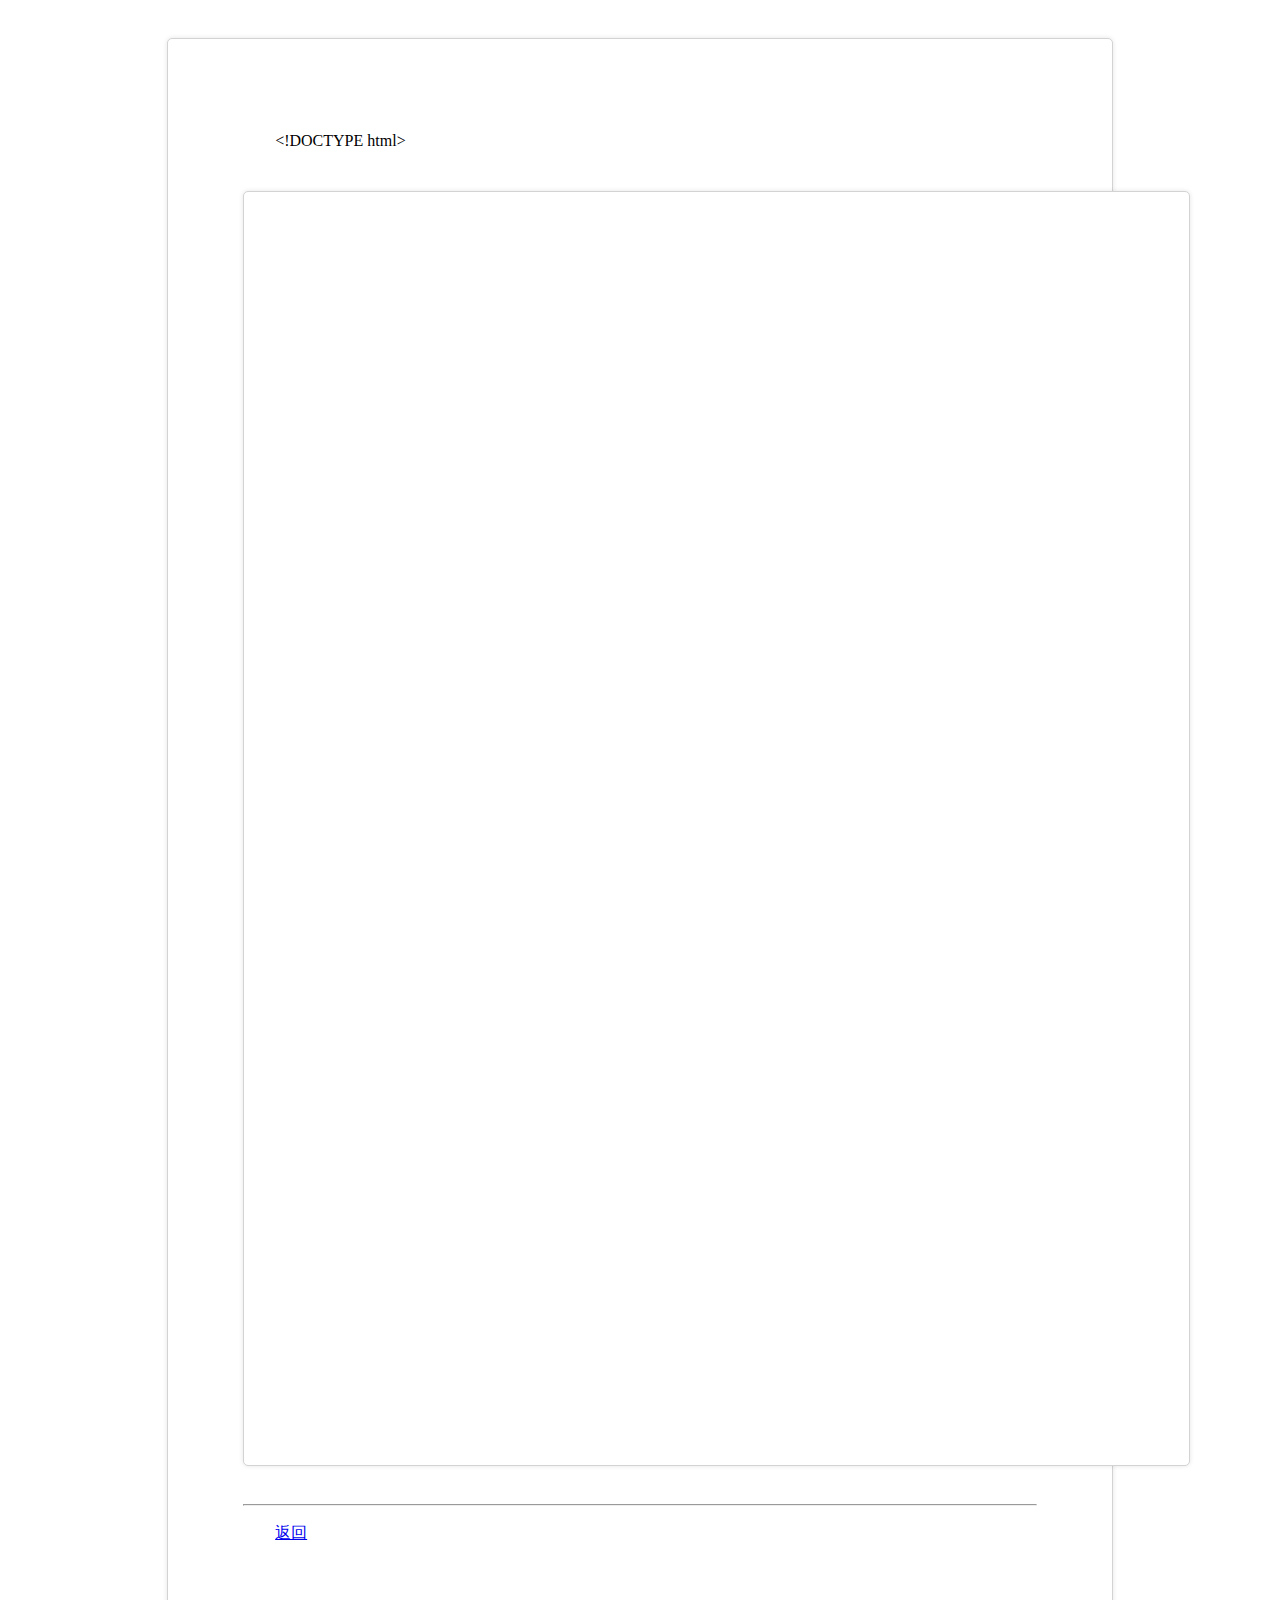
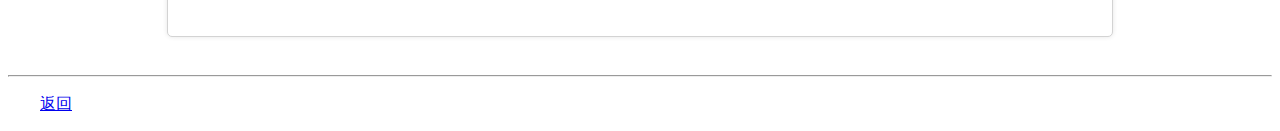
<file: showmd.html>
<!DOCTYPE html>
<html lang="zh-cmn-Hans">

<head>
  <meta charset="UTF-8">
  <meta name="viewport" content="width=device-width, initial-scale=1.0">
  <style>
    /* 针对小屏幕设备（手机）和中等屏幕设备（平板） */
    @media screen and (max-width: 950px) {
      html {
        /* 重新设置视口的 initial-scale 为 0.9 */
        zoom: 0.9;
      }
    }
  </style>
  <meta http-equiv="X-UA-Compatible" content="ie=edge">
  <title>Prism代码语法高亮</title>

  <!--<link href="https://cdn.bootcss.com/prism/1.25.0/themes/prism-okaidia.css" rel="stylesheet">-->
  <link rel="stylesheet" href="/css/font-awesome.min.css">

  <link href="/css/prism.css" rel="stylesheet">
  <link href="/css/prism-line-numbers.css" rel="stylesheet">
  <script src="/js/marked.js" type="text/javascript" charset="utf-8"></script>
  <script src="/js/prism.js"></script>
  <script src="/js/jquery.min.js"></script>

  <style>
    #content {
      width: 21cm;
      min-height: 29.7cm;
      padding: 2cm;
      margin: 1cm auto;
      border: 1px #D3D3D3 solid;
      border-radius: 5px;
      background: white;
      box-shadow: 0 0 5px rgba(0, 0, 0, 0.1);
    }

    mark {
      font-family: 宋体, "Courier New";
      background-color: #66FF33;
    }

    h1,
    h2 {
      text-align: center;
      font-family: "Arial", "Microsoft YaHei";
      font-weight: normal;
      line-height: 1.1;
    }

    h3,
    h4 {
      text-align: left;
      font-family: "Arial", "楷体";
      font-weight: normal;
      line-height: 1.1;
    }

    figure {
      width: 19cm;
      max-width: 19cm;
      text-align: center;
      text-indent: 0em;
    }

    figure img {
      height: auto;
      width: auto;
      max-width: 100%;
    }

    figure table {
      height: auto;
      width: auto;
      max-width: 100%;
    }

    p {
      font-family: 宋体, "verdana";
      text-indent: 2em;
      line-height: 1.4em;
    }

    ol,
    ul {
      list-style: none;
      padding: 0;
      margin: 0;
    }

    li:before {
      content: "\f00c";
      /* FontAwesome Unicode */
      font-family: FontAwesome;
      display: inline-block;
      margin-left: -0.3em;
      /* same as padding-left set on li */
      width: 1.5em;
      /* same as padding-left set on li */
    }

    li {
      text-indent: -1em;
      padding-left: 2cm;
      font-family: 宋体, "verdana";
      list-style-position: outside;
      line-height: 1.4em;
    }

    mark {
      background-color: #66FF33;
    }

    h5 {
      font-family: "Arial", "楷体";
      font-weight: normal;
      line-height: 1.1;
    }

    table.tableStyle {
      font-family: verdana, arial, sans-serif;
      font-size: 11px;
      color: #333333;
      border: 1px #999999;
      border-collapse: collapse;
      margin: 0 auto;
    }

    table.tableStyle th {
      background: #C7EDCC;
      padding: 8px;
      border: 1px solid #999999;
    }

    table.tableStyle td {
      background: #fffae0;
      padding: 8px;
      border: 1px solid #999999;
    }
  </style>
</head>

<body>

  <div id="content"></div>

  <script>
    function GetQueryValue(queryName) {
      let reg = new RegExp("(^|&)" + queryName + "=([^&]*)(&|$)", "i");
      let r = window.location.search.substr(1).match(reg);
      if (r != null) {
        return decodeURI(r[2]);
      } else {
        return null;
      }
    }

    // 向服务器发送请求
    $.ajax({
      type: "get",
      url: GetQueryValue("mdfile"),
      async: true,
      dataType: "text",
      success: function (data) {
        data = data.replace(/```mssql/g, "```sql");
        data = data.replace(/```mysql/g, "```sql");

        let ht = marked(data);
        ht = ht.replace(/<table/g, "<table class='tableStyle'");

        document.getElementById('content').innerHTML = ht.replace(/<pre/g, "<pre class='line-numbers'");

        $('#content code').map(function () {
          Prism.highlightElement(this);
        });

        $("[class |='line-numbers language']").dblclick(function () {
          const oInput = document.createElement('textarea');
          // 把文字放进input中，供复制
          oInput.value = $(this).text();
          document.body.appendChild(oInput);
          // 选中创建的input
          oInput.select();
          // 执行复制方法， 该方法返回bool类型的结果，告诉我们是否复制成功
          const copyResult = document.execCommand('copy')
          // 操作中完成后 从Dom中删除创建的input
          document.body.removeChild(oInput)
          // 根据返回的复制结果 给用户不同的提示
          if (copyResult) {
            //alert('DDL已复制到粘贴板')
          } else {
            alert('复制失败')
          }
        });
      }
    });
  </script>
  <hr>
  <p><a href="javascript:history.go(-1)">返回</a></p>

</body>

</html>
</file>
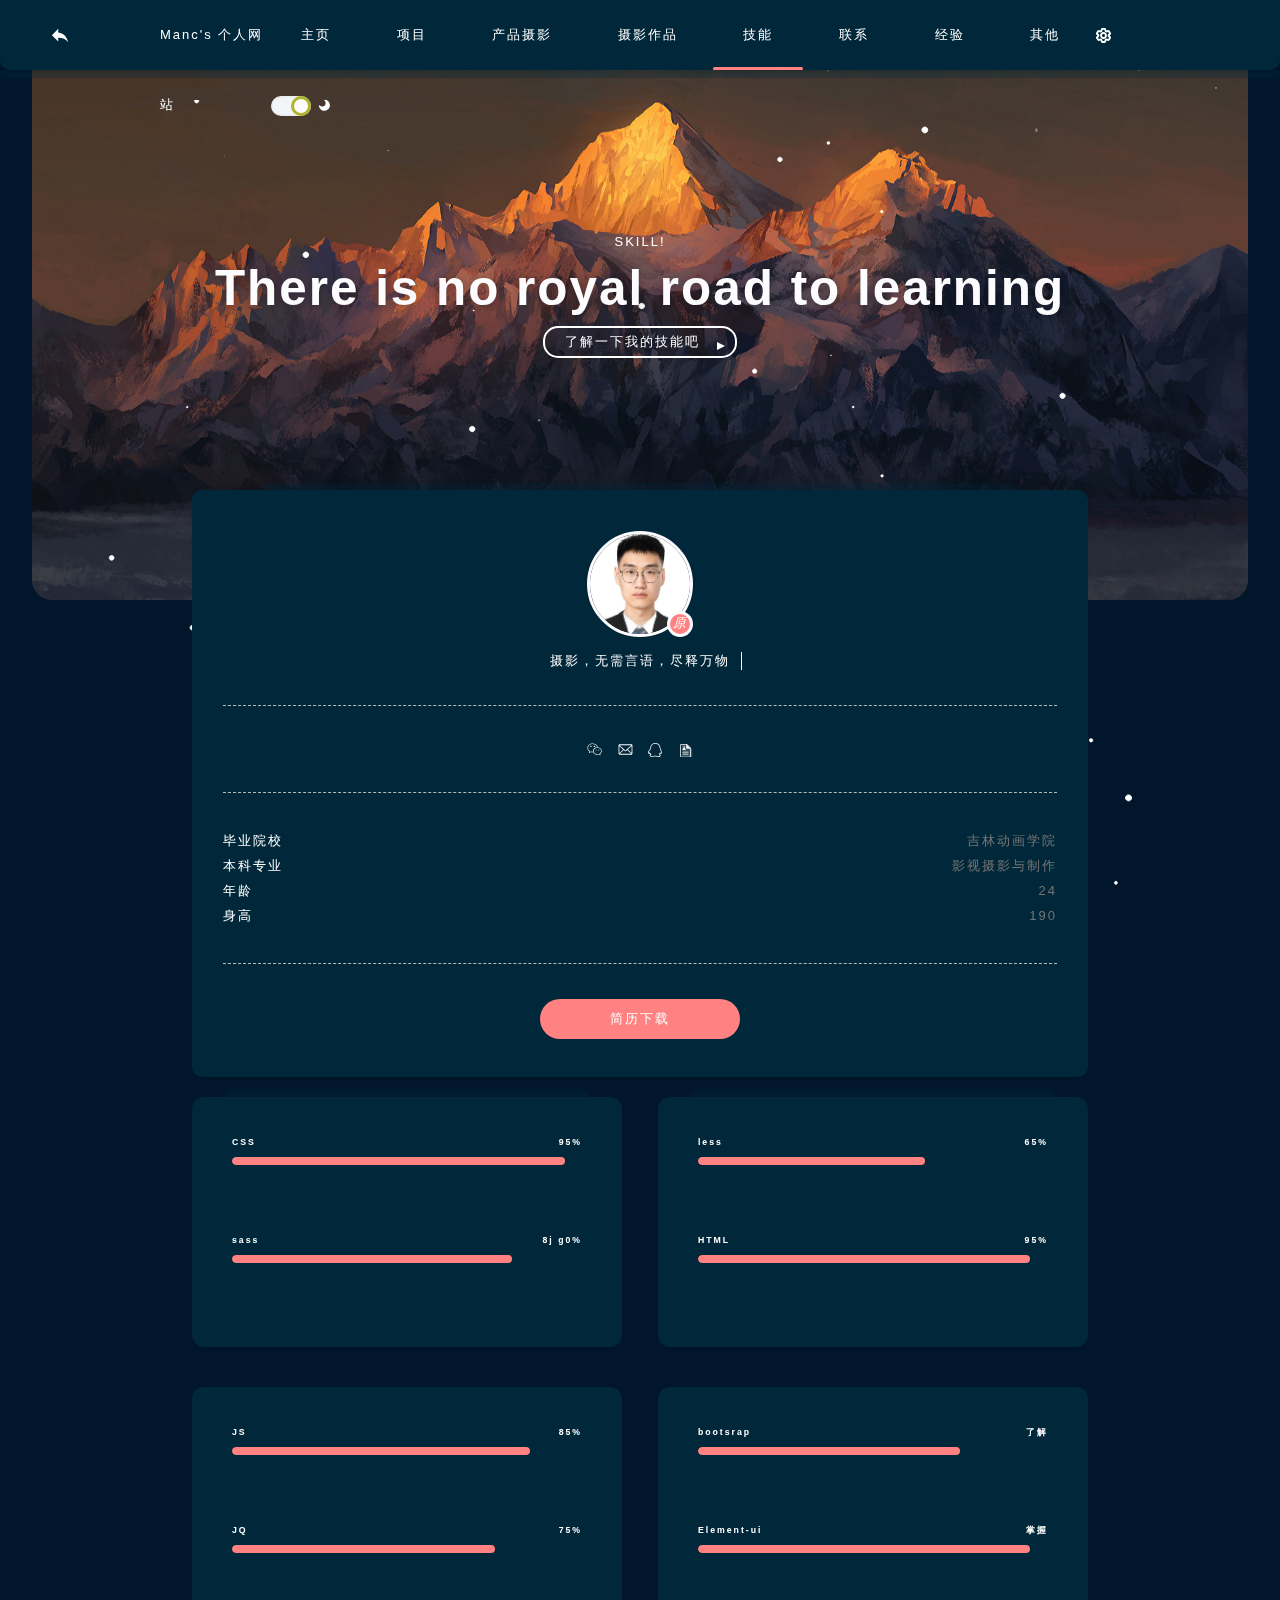
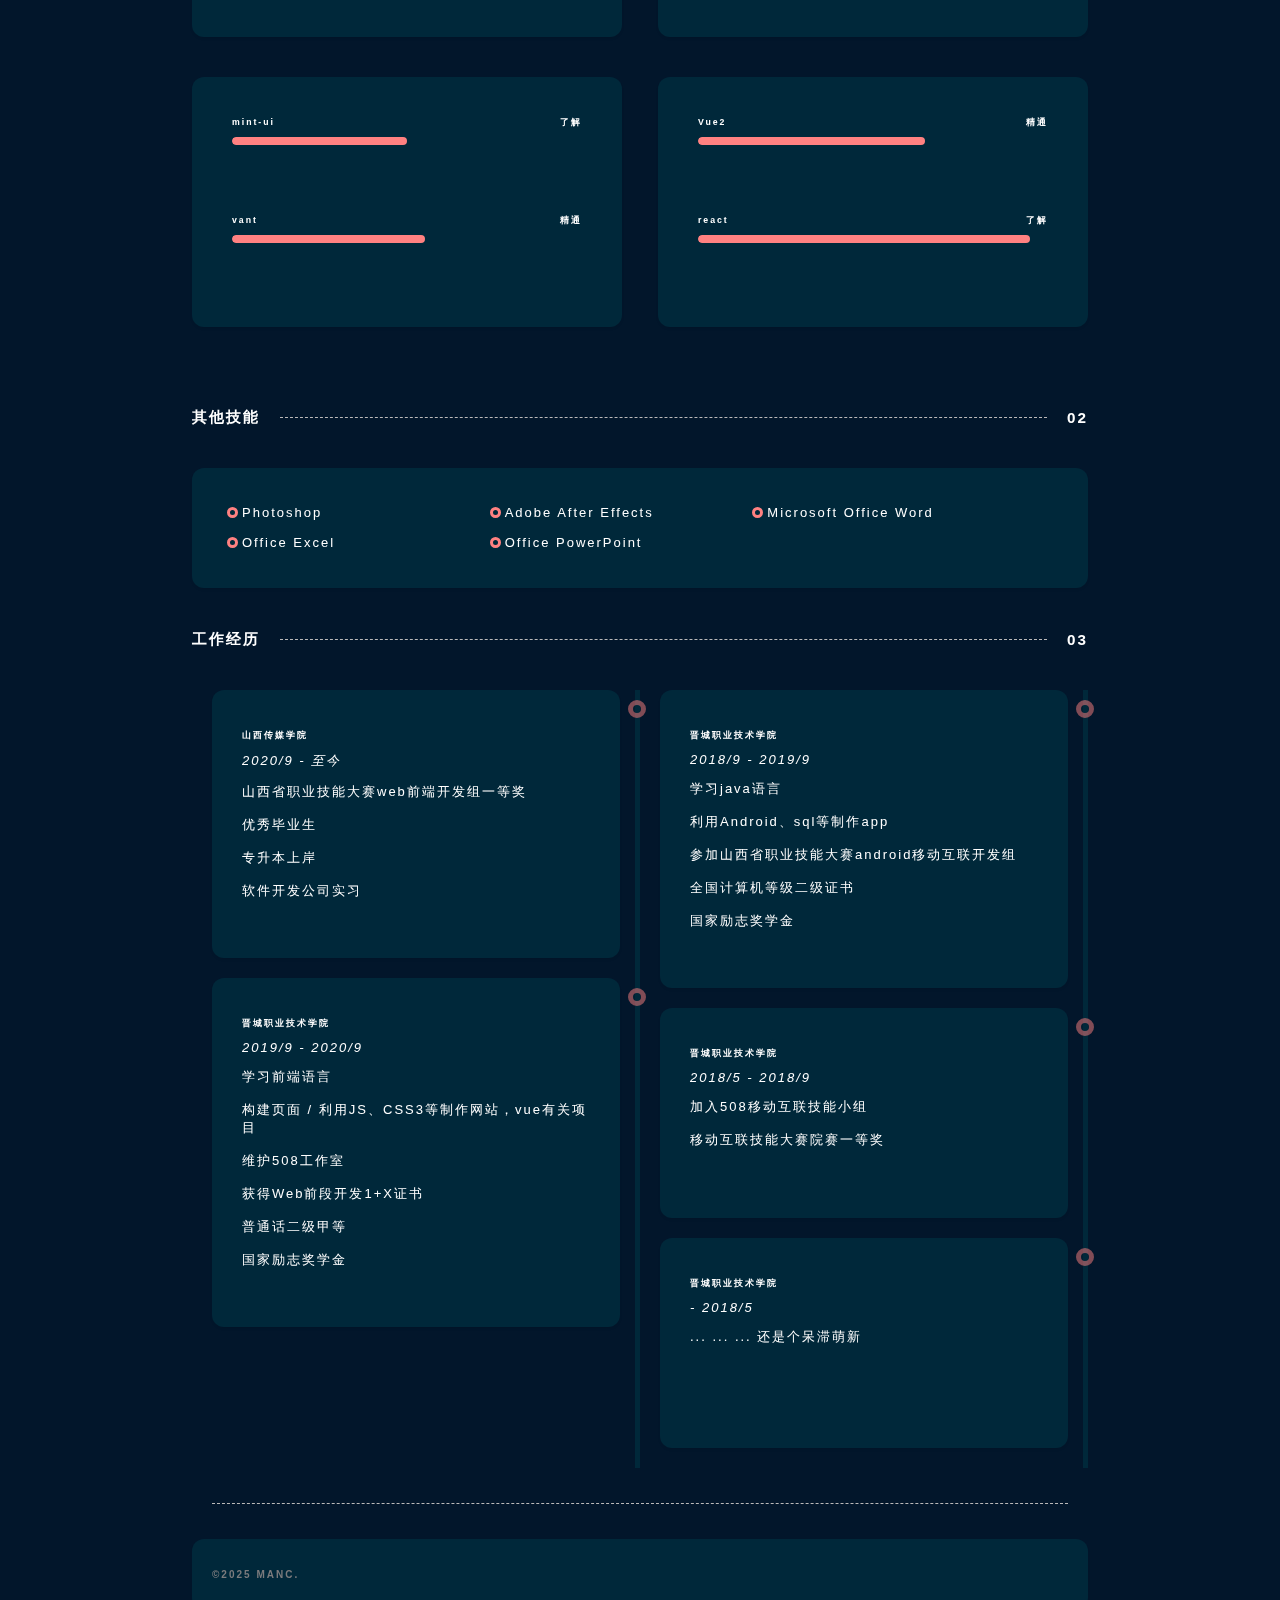
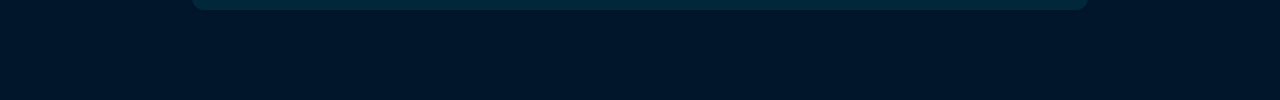
<file: skill.html>
<!DOCTYPE html>
<html lang="en">

<head>
  <meta charset="UTF-8">
  <meta http-equiv="X-UA-Compatible" content="IE=edge">
  <meta name="viewport" content="width=device-width, initial-scale=1.0">
  <style>
    /* 针对小屏幕设备（手机）和中等屏幕设备（平板） */
    @media screen and (max-width: 950px) {
      html {
        /* 重新设置视口的 initial-scale 为 0.9 */
        zoom: 0.9;
      }
    }
  </style>
  <title>Manc's 个人网站</title>
  <link rel="stylesheet" href="./css/base.css">
  <script src="./js/jq.js"></script>
  <link rel="stylesheet" href="./css/skill.css">
</head>

<body>
  <canvas class="canvas-wrap" id="triangle-lost-in-space" resize="true"></canvas>

  <!-- loading -->
  <div class="loading-wrap">
    <div class="loading-div"></div>
  </div>

  <!-- 主要页面 -->
  <div class="box">

    <!-- 顶部栏 -->
    <div class="header borderafter">
      <!-- 返回按钮 -->
      <a style="position: absolute;left:50px;" href="javascript:history.back()">
        <svg t="1649246285004" class="icon" viewBox="0 0 1024 1024" version="1.1" xmlns="http://www.w3.org/2000/svg"
          p-id="3737" width="20" height="20">
          <path
            d="M98 468.9l322.8-322.8v184.4C743.6 376.7 881.9 607.3 928 837.8 812.7 676.4 651.3 602.6 420.8 602.6v189.1L98 468.9z"
            p-id="3738" fill="#254665"></path>
        </svg>
      </a>

      <div class="col">
        <span>Manc's 个人网站</span>
        <!-- 右边操作栏 -->
        <div class="header-right">
          <!-- 按钮 -->
          <div class="min_menu-wrap" id="minmenu">
            <span class="min_menu"></span>
          </div>
          <!-- 列表 -->
          <div class="menu_list">
            <!-- 栏目 -->
            <ul class="header-nav">
              <li><a href="./index.html">主页</a></li>
              <li><a href="./project.html">项目</a></li>
              <li><a href="./works product.html">产品摄影</a></li>
              <li><a href="./works.html">摄影作品</a></li>
              <li class="active"><a href="./skill.html">技能</a></li>
              <li><a href="./contact.html">联系</a></li>
              <li><a href="./experience.html">经验</a></li>
              <li><a href="./other.html">其他</a></li>
            </ul>
            <!-- 开关灯 -->
            <span class="kaig-bottm">
              <svg t="1649159647627" class="icon" viewBox="0 0 1024 1024" version="1.1"
                xmlns="http://www.w3.org/2000/svg" p-id="2250" width="15" height="15">
                <path
                  d="M1008.535135 710.670332l-70.446388 116.386904a112.099975 112.099975 0 0 1-140.572857 43.829042l-69.422645-17.083729c-5.502624 3.1992-11.133217 6.3984-16.763809 9.341665l-18.299425 62.896276C687.335435 981.514621 639.4754 1023.744064 582.657604 1023.744064H441.764828c-56.817796 0-104.677831-42.293427-110.308423-97.703574l-18.299425-62.896276a422.166458 422.166458 0 0 1-16.827793-9.341665l-69.614597 17.083729a112.163959 112.163959 0 0 1-140.508873-43.893026L15.631361 710.542364a107.493127 107.493127 0 0 1 32.43989-144.731817L96.251206 518.910272a410.649338 410.649338 0 0 1 0-14.204448l-48.179955-46.836291a107.365159 107.365159 0 0 1-32.375906-144.731817l70.190452-116.450888a112.099975 112.099975 0 0 1 140.572857-43.893026l69.550612 17.083729c5.566608-3.1992 11.133217-6.3984 16.827794-9.341665l18.299425-62.896276C336.831061 42.229443 384.691096 0 441.508892 0H582.529636c56.817796 0 104.677831 42.293427 110.372407 97.63959l18.235441 62.704324c5.75856 3.007248 11.325169 6.142464 16.827793 9.341665l69.678581-17.083729a112.163959 112.163959 0 0 1 140.508873 43.893026l70.446388 116.514872a107.493127 107.493127 0 0 1-32.375906 144.731817l-48.179955 46.772307a414.616346 414.616346 0 0 1 0 14.204448l48.243939 46.836291c47.092227 31.928018 62.192452 94.952262 32.247938 145.115721z m-213.066733-142.23644l3.391152-31.032242a246.210447 246.210447 0 0 0 0-51.699076l-3.263184-30.904274 93.992502-91.305173-53.554612-88.553862-131.615096 32.311922-23.546113-16.059985a294.134466 294.134466 0 0 0-48.627844-26.809297l-27.513121-11.901025L568.453156 127.968008H455.649356L419.370426 252.736816l-27.705074 11.965009c-16.635841 7.166208-32.951762 16.187953-48.499875 26.745313l-23.610097 15.996001-131.487128-32.247938-53.36266 88.489878 94.056486 91.433141-3.263184 30.968258a247.874031 247.874031 0 0 0 0 51.699076l3.1992 30.904274-93.928518 91.369157 53.554612 88.489878 131.551112-32.311922 23.610097 16.059985c15.292177 10.429393 31.544114 19.451137 48.563859 26.809297l27.577106 11.965009L455.905292 895.776056h112.611848l36.342914-124.768808 27.64109-11.965009c16.699825-7.166208 32.951762-16.187953 48.563859-26.745313l23.546113-15.996001 131.423144 32.247938 53.68258-88.745814-94.184454-91.369157zM512.147232 615.846038c57.329668 0 103.846038-46.516371 103.974006-103.974006 0-57.329668-46.644339-103.974006-103.974006-103.974007S408.173225 454.542364 408.173225 511.872032 454.817564 615.846038 512.147232 615.846038z m0 127.968008c-127.968008 0-231.942014-103.910022-231.942015-231.942014 0-127.968008 103.910022-231.942014 231.942015-231.942015 127.968008 0 231.942014 103.910022 231.942014 232.133967A232.133967 232.133967 0 0 1 512.147232 743.814046z"
                  p-id="2251"></path>
              </svg>
              <!-- 开关按钮 -->
              <span class="my-radio active" id="myRadio">
                <i></i>
              </span>
              <svg t="1649159678284" class="icon" viewBox="0 0 1024 1024" version="1.1"
                xmlns="http://www.w3.org/2000/svg" p-id="3376" width="15" height="15">
                <path
                  d="M505.4 878.6c-196.7 0-358-150.9-374.9-343.1 1-18.6 16.1-33.4 34.9-33.4 10.8 0 20.5 4.8 26.9 12.4 0.2 0.3 0.5 0.1 0.5-0.7 41.6 44.2 100.5 71.9 166.1 71.9 127.1 0 230.1-103 230.1-230.1 0-66.1-28-125.1-72.6-166.8 0.1-0.1 0.5-0.1 0.3-0.3-7-6.5-11.4-15.7-11.4-26.1 0-19 14.9-34.1 33.7-35.3 192.1 17.1 342.9 178.3 342.9 375 0 208-168.5 376.5-376.5 376.5z"
                  p-id="3377"></path>
              </svg>
            </span>
          </div>
        </div>
      </div>
    </div>

    <!-- 顶部导航 -->
    <div class="navigation">
      <div class="nav-titleBox co zz">
        <!-- 占位符 -->
        <div class="co-left"></div>

        <!-- 标题 -->
        <div class="co-right">
          <span class="titleBox-tag">skill!</span>
          <h1>
            There is no royal road to learning
          </h1>
          <a class="buttom navbtn" href="#next-one">了解一下我的技能吧
          </a>
        </div>
      </div>
    </div>


    <!-- 主要修改部分 -->
    <div class="content zz">
      <!-- 占位符 -->
      <div class="co-left">
        <!-- 简历吸盘 -->
        <div class="me-card carbox borderbefore" id="mycard">
          <div class="mecar-title">
            <div class="me-image">
              <span class="status">
                <i>原正华</i>
              </span>
              <img src="./img/Standard Photo.jpg" alt="">
            </div>
            <h3></h3>
            <p class="me-hover">
              <span>摄影，无需言语，尽释万物</span>
            </p>
          </div>
          <div class="borderbotm"></div>
          <script>
            /* function copyWechat() {
                const wechatId = 'y17335014124';
                const tempInput = document.createElement('input');
                tempInput.value = wechatId;
                document.body.appendChild(tempInput);
                tempInput.select();
                document.execCommand('copy');
                document.body.removeChild(tempInput);
                alert('微信号已复制，请手动添加好友！');
            } */
            function copyQQ() {
                const wechatId = '2941162987';
                const tempInput = document.createElement('input');
                tempInput.value = wechatId;
                document.body.appendChild(tempInput);
                tempInput.select();
                document.execCommand('copy');
                document.body.removeChild(tempInput);
                alert('QQ号已复制，请手动添加好友！');
            }
        </script>

          <div class="lianxi-list">
            <a title="wx:y17335014124" href="./contact.html">
              <svg t="1649145899448" class="icon" viewBox="0 0 1024 1024" version="1.1"
                xmlns="http://www.w3.org/2000/svg" p-id="14861" width="15" height="15">
                <path 
                  d="M506.942 345.921c25.259 0 42.134-16.916 42.134-42.107 0-25.477-16.848-41.956-42.134-41.956-25.299 0-50.668 16.48-50.668 41.956 0.028 25.204 25.409 42.107 50.668 42.107l0 0zM506.942 345.921zM271.257 261.857c-25.259 0-50.79 16.48-50.79 41.956 0 25.19 25.532 42.107 50.79 42.107 25.163 0 42.012-16.916 42.012-42.107-0.014-25.477-16.834-41.956-42.012-41.956l0 0zM271.257 261.857zM1010.654 615.492c0-133.202-123.563-246.702-275.237-258.512 0.205-1.652 0.301-3.373-0.068-5.092-30.406-141.79-182.886-248.695-354.7-248.695-194.15 0-352.119 135.387-352.119 301.793 0 89.279 45.574 169.725 131.946 233.158l-30.106 90.508c-1.939 5.885-0.177 12.37 4.506 16.452 2.853 2.458 6.445 3.741 10.076 3.741 2.335 0 4.697-0.546 6.867-1.625l113.036-56.565 13.926 2.827c34.802 7.154 64.853 13.353 101.868 13.353 10.895 0 40.878-3.987 43.404-7.182 40.755 101.99 153.094 175.61 285.273 175.61 33.86 0 68.13-8.164 98.891-15.866l87.136 47.636c2.307 1.257 4.847 1.911 7.359 1.911 3.441 0 6.881-1.161 9.639-3.413 4.847-3.932 6.841-10.404 5.038-16.33l-22.255-74.001c74.602-58.955 115.521-129.488 115.521-199.708l0 0zM409.798 665.75c-9.626 0.833-19.388 1.243-29.082 1.243-32.686 0-60.334-5.652-92.31-12.26l-18.582-3.755c-3.195-0.683-6.567-0.245-9.503 1.269l-81.687 40.892 21.231-63.775c2.076-6.24-0.205-13.053-5.57-16.821-82.07-57.207-123.659-126.894-123.659-207.093 0-144.179 139.087-261.516 310.067-261.516 151.142 0 284.959 91.955 312.579 214.261-158.475 2.076-286.706 113.487-286.706 250.32 0 19.893 3.018 39.171 8.11 57.767-1.542-0.382-3.168-0.683-4.887-0.532l0 0zM860.371 788.699c-4.875 3.673-6.935 10.007-5.188 15.852l13.804 45.903-56.647-30.993c-2.157-1.188-4.588-1.803-7.004-1.803-1.188 0-2.389 0.15-3.564 0.464-30.379 7.674-61.822 15.593-92.433 15.593-142.186 0-257.857-97.717-257.857-217.811 0-120.095 115.658-217.771 257.857-217.771 139.469 0 257.325 99.724 257.325 217.771 0 59.87-37.738 121.255-106.291 172.797l0 0zM868.181 797.178zM616.454 506.006c-16.848 0-33.696 16.971-33.696 33.792 0 16.944 16.848 33.669 33.696 33.669 25.313 0 42.038-16.725 42.038-33.669 0-16.848-16.725-33.792-42.038-33.792l0 0zM616.454 506.006zM801.58 506.006c-16.603 0-33.451 16.971-33.451 33.792 0 16.944 16.848 33.669 33.451 33.669 25.231 0 42.257-16.725 42.257-33.669 0-16.848-16.998-33.792-42.257-33.792l0 0zM801.58 506.006z"
                  p-id="14862"></path>
              </svg>
            </a>
            
            <a title="邮箱:2941162987@qq.com" href="Mailto:2941162987@qq.com?Subject=邮箱标题&amp;Body=邮箱内容！">
              <svg t="1649145973361" class="icon" viewBox="0 0 1024 1024" version="1.1"
                xmlns="http://www.w3.org/2000/svg" p-id="17271" width="15" height="15">
                <path
                  d="M983.899806 785.385782V224.886223h0.180631l-0.180631-4.696419c-0.180632-5.238314-0.722526-10.476627-1.806315-15.714941-2.890104-25.469042-21.675781-44.977245-45.519139-47.686717H122.287529c-11.741048 0-23.482096 1.625684-34.861881 5.238314-30.346093 10.295996-50.757453 40.100194-50.576821 74.058917v534.849885c-0.361263 21.314518 5.780208 42.087141 17.701887 59.789028l0.361263 0.722526 5.418946 3.973893c18.243782 21.856412 44.977245 34.319986 73.517022 34.500618H904.421944c37.751984 0 70.265655-27.094726 79.477862-66.291763l0.180631-0.541894c0.361263-5.96084 0.361263-11.741048-0.180631-17.701888zM390.16405 547.494091l55.453872 49.854295 43.893456 40.100194c5.418945 5.96084 13.005468 9.57347 21.133886 9.57347 7.947786 0 15.534309-3.431999 21.133886-9.57347l101.153642-91.941436 272.753572 263.721997H126.622685L390.16405 547.494091z m120.119951 30.346092L111.449638 216.03528H115.604163c214.409596-0.903158 703.559711-2.890104 793.875463-0.361263l-399.195625 362.166166z m165.458458-69.72376l251.619686-227.956959v474.518963L675.742459 508.116423z m-328.568707 0.180631L93.205856 760.278003V278.895043l253.967896 229.402011z"
                  p-id="17272"></path>
              </svg>
            </a>

            <a title="QQ:2941162987"href="javascript:void(0);" onclick="copyQQ()">
              <svg t="1649146096754" class="icon" viewBox="0 0 1024 1024" version="1.1"
                xmlns="http://www.w3.org/2000/svg" p-id="18277" width="14" height="14">
                <path
                  d="M537.576602 0c345.434577 0 362.285044 329.787714 362.285044 329.787714 52.356809 69.207276 24.072096 131.794725 24.072096 131.794725 168.504671 264.793055 59.578437 341.22196 29.488318 346.638181-29.488318 5.416222-58.374833-32.49733-58.374833-32.49733s-9.628838 37.913551-33.700934 58.374833c87.86315 40.922563 72.216288 92.075767 72.216288 92.075767s-18.655874 154.061414-383.94993 56.569425l-31.293725-5.416222c-350.248996 126.378504-393.578768-43.931575-393.578768-43.931575s-14.443258-71.012683 53.560413-97.491989c-39.718958-24.072096-53.560413-75.2253-53.560413-75.2253s-35.506341 57.77303-81.845126 36.709946C-3.443754 775.723291-31.728467 587.359141 143.997834 451.351799c0 0-25.275701-80.641521 32.49733-128.785713C176.495163 322.566085 192.142025 0 537.576602 0L537.576602 0 537.576602 0zM230.055576 341.22196C153.626672 406.216619 204.779876 471.211278 204.779876 471.211278 36.275204 574.72129 66.365324 742.022357 66.365324 742.022357s27.081108-13.239653 45.736982-52.356809c19.257677-39.117156 48.745994 6.619826 48.745994 6.619826s18.655874 89.066755 74.623497 123.971294c56.569425 34.904539-2.40721 57.171228-2.40721 57.171228s-61.985647 0.601802-56.569425 43.329773c5.416222 42.126168 205.81642 95.084779 325.575097 1.203605l63.791054 8.425234c209.427235 72.81809 312.937247 4.814419 319.557073-8.425234 6.619826-13.239653-31.895527-38.515353-67.401869-53.560413-35.506341-15.04506-44.533377-30.691922-13.239653-51.153204 31.293725-21.063084 43.931575-62.587449 61.985647-105.31542 18.054072-42.72797 45.736982-21.664886 49.347797-9.628838 3.610814 12.036048 29.488318 52.356809 29.488318 52.356809s68.003671-72.216288-73.419893-285.856139c0 0 30.691922-63.791054-21.063084-116.147863 0 0-12.63785-300.299397-320.158876-300.299397C224.639355 52.356809 230.055576 341.22196 230.055576 341.22196L230.055576 341.22196 230.055576 341.22196z"
                  p-id="18278"></path>
              </svg>
            </a>

            <a title="简历下载" href="./resume.pdf" download="resume.pdf">
              <svg xmlns="http://www.w3.org/2000/svg" width="15" height="15" viewBox="0 -1.5 20 20"><g fill="none">
                <path fill="currentColor" d="M6.5 2h6.685a1.5 1.5 0 0 1 1.106.486l4.314 4.702A1.5 1.5 0 0 1 19 8.202V18.5a1.5 1.5 0 0 1-1.5 1.5h-11A1.5 1.5 0 0 1 5 18.5v-15A1.5 1.5 0 0 1 6.5 2" opacity=".2"/>
                <path fill="currentColor" d="M6.5 12.5a.5.5 0 0 1 0-1h7a.5.5 0 0 1 0 1zm0 2.5a.5.5 0 0 1 0-1h7a.5.5 0 0 1 0 1z"/><path fill="currentColor" fill-rule="evenodd" d="M11.185 1H4.5A1.5 1.5 0 0 0 3 2.5v15A1.5 1.5 0 0 0 4.5 19h11a1.5 1.5 0 0 0 1.5-1.5V7.202a1.5 1.5 0 0 0-.395-1.014l-4.314-4.702A1.5 1.5 0 0 0 11.185 1M4 2.5a.5.5 0 0 1 .5-.5h6.685a.5.5 0 0 1 .369.162l4.314 4.702a.5.5 0 0 1 .132.338V17.5a.5.5 0 0 1-.5.5h-11a.5.5 0 0 1-.5-.5z" clip-rule="evenodd"/>
                <path stroke="currentColor" stroke-linecap="round" stroke-linejoin="round" d="M11.5 2.1v4.7h4.7"/><path fill="currentColor" d="M8.134 6.133a1.067 1.067 0 1 0 0-2.133a1.067 1.067 0 0 0 0 2.133"/><path fill="currentColor" fill-rule="evenodd" d="M10.266 8.444c0-1.134-.955-1.955-2.133-1.955S6 7.309 6 8.444v.534a.356.356 0 0 0 .356.355h3.555a.356.356 0 0 0 .355-.355z" clip-rule="evenodd"/></g>
              </svg>
            </a>
          </div>
          
          <div class="borderbotm"></div>
          <div class="mecar-bottm">
            <div>
              <span class="mecarbottm-key">毕业院校</span>
              <span class="mecarbottm-value">吉林动画学院</span>
            </div>
            <div>
              <span class="mecarbottm-key">本科专业</span>
              <span class="mecarbottm-value">影视摄影与制作</span>
            </div>
            <div>
              <span class="mecarbottm-key">年龄</span>
              <span class="mecarbottm-value">24</span>
            </div>
            <div>
              <span class="mecarbottm-key">身高</span>
              <span class="mecarbottm-value">190</span>
            </div>

          </div>
          <div class="borderbotm"></div>
          <div class="buttom-box ">
            <a class="button" href="./resume.pdf" download="resume.pdf">简历下载</a>
          </div>
        </div>
      </div>
      <!-- 右边 -->
      <div class="co-right" id="next-one">
        <div class="content-li li1">
          <div class="li1-box ">
            <div class="li1-box-item carbox borderbefore">
              <div class="boxitem-line">
                <h6>CSS<span>95%</span></h6>
                <div class="propress">
                  <span class="jindu"></span>
                  <!-- <span style="width: 95%;"></span> -->
                </div>
              </div>
              <div class="boxitem-line">
                <h6>sass<span>8j g0%</span></h6>
                <div class="propress">
                  <span class="jindu"></span>
                </div>
              </div>
            </div>
            <div class="li1-box-item carbox borderbefore">
              <div class="boxitem-line">
                <h6>less<span>65%</span></h6>
                <div class="propress">
                  <span class="jindu"></span>
                </div>
              </div>
              <div class="boxitem-line">
                <h6>HTML<span>95%</span></h6>
                <div class="propress">
                  <span class="jindu"></span>
                </div>
              </div>
            </div>
            <div class="li1-box-item carbox">
              <div class="boxitem-line">
                <h6>JS<span>85%</span></h6>
                <div class="propress">
                  <span class="jindu"></span>
                </div>
              </div>
              <div class="boxitem-line">
                <h6>JQ<span>75%</span></h6>
                <div class="propress">
                  <span class="jindu"></span>
                </div>
              </div>
            </div>
            <div class="li1-box-item carbox">
              <div class="boxitem-line">
                <h6>bootsrap<span>了解</span></h6>
                <div class="propress">
                  <span class="jindu"></span>
                </div>
              </div>
              <div class="boxitem-line">
                <h6>Element-ui<span>掌握</span></h6>
                <div class="propress">
                  <span class="jindu"></span>
                </div>
              </div>
            </div>
            <div class="li1-box-item carbox">
              <div class="boxitem-line">
                <h6>mint-ui<span>了解</span></h6>
                <div class="propress">
                  <span style="width: 50%;"></span>
                </div>
              </div>
              <div class="boxitem-line">
                <h6>vant<span>精通</span></h6>
                <div class="propress">
                  <span class="jindu"></span>
                </div>
              </div>
            </div>
            <div class="li1-box-item carbox">
              <div class="boxitem-line">
                <h6>Vue2<span>精通</span></h6>
                <div class="propress">
                  <span class="jindu"></span>
                </div>
              </div>
              <div class="boxitem-line">
                <h6>react<span>了解</span></h6>
                <div class="propress">
                  <span class="jindu"></span>
                </div>
              </div>
            </div>
          </div>

          <div class="content-li li2">
            <h3>
              <span>其他技能</span>
              <div class="borderbotm"></div>
              <span>02</span>
            </h3>
            <div class="carbox li2-box">
              <ul>
                <li>Photoshop</li>
                <li>Adobe After Effects</li>
                <li>Microsoft Office Word</li>
                <li>Office Excel </li>
                <li>Office PowerPoint</li>
              </ul>
            </div>
          </div>
          <div class="content-li li3">
            <h3>
              <span>工作经历</span>
              <div class="borderbotm"></div>
              <span>03</span>
            </h3>
            <div class="li3-box">
              <div class="li3box-left">
                <div class="li3box-pro">
                  <div class="carbox carcontent">
                    <h6>山西传媒学院</h6>
                    <i>2020/9 - 至今</i>
                    <p>山西省职业技能大赛web前端开发组一等奖 <br><br>
                      优秀毕业生 <br><br>
                      专升本上岸 <br><br>
                      软件开发公司实习<br><br></p>
                    <!-- <a href="">阅读</a> -->
                  </div>
                  <div class="carprogress"></div>
                </div>
                <div class="li3box-pro">
                  <div class="carbox carcontent">
                    <h6>晋城职业技术学院</h6>
                    <i>2019/9 - 2020/9</i>
                    <p>学习前端语言 <br><br>
                      构建页面 / 利用JS、CSS3等制作网站，vue有关项目 <br><br>
                      维护508工作室 <br><br>
                      获得Web前段开发1+X证书 <br><br>
                      普通话二级甲等 <br><br>
                      国家励志奖学金<br><br></p>
                    <!-- <a href="">阅读</a> -->
                  </div>
                  <div class="carprogress"></div>
                </div>
              </div>
              <div class="li3box-right">
                <div class="li3box-pro">
                  <div class="carbox carcontent">
                    <h6>晋城职业技术学院</h6>
                    <i>2018/9 - 2019/9</i>
                    <p>
                      学习java语言 <br><br>
                      利用Android、sql等制作app <br><br>
                      参加山西省职业技能大赛android移动互联开发组 <br><br>
                      全国计算机等级二级证书 <br><br>
                      国家励志奖学金<br><br>
                    </p>
                    <!-- <a href="">阅读</a> -->
                  </div>
                  <div class="carprogress"></div>
                </div>
                <div class="li3box-pro">
                  <div class="carbox carcontent">
                    <h6>晋城职业技术学院</h6>
                    <i>2018/5 - 2018/9</i>
                    <p>
                      加入508移动互联技能小组 <br><br>
                      移动互联技能大赛院赛一等奖
                    </p>
                  </div>
                  <div class="carprogress"></div>
                </div>
                <div class="li3box-pro">
                  <div class="carbox carcontent">
                    <h6>晋城职业技术学院</h6>
                    <i>- 2018/5</i>
                    <p>
                      ... ... ... 还是个呆滞萌新
                    </p>
                  </div>
                  <div class="carprogress"></div>
                </div>
              </div>

            </div>
          </div>
          <div class="borderbotm"></div>

          <div class="carbox copybottm">
            ©2025 Manc.
          </div>
        </div>
      </div>
    </div>

  </div>
  </div>

</body>

<script src="./js/base.js"></script>
<script type="text/javascript" src="./js/paper-full.min.js"></script>
<script type="text/javascript" src="./js/canvas.js"></script>
<script>
  $(document).ready(function () {
    let spanList = $('.li1-box-item .boxitem-line .jindu');
    let jinduList = ['95%', '80%', '65%', '95%', '85%', '75%', '75%', '95%', '55%', '65%', '95%', '35%']

    for (let i = 0; i <= spanList.length; i++) {
      $(spanList[i]).css('width', jinduList[i])
    }
  })
</script>

</html>
</file>
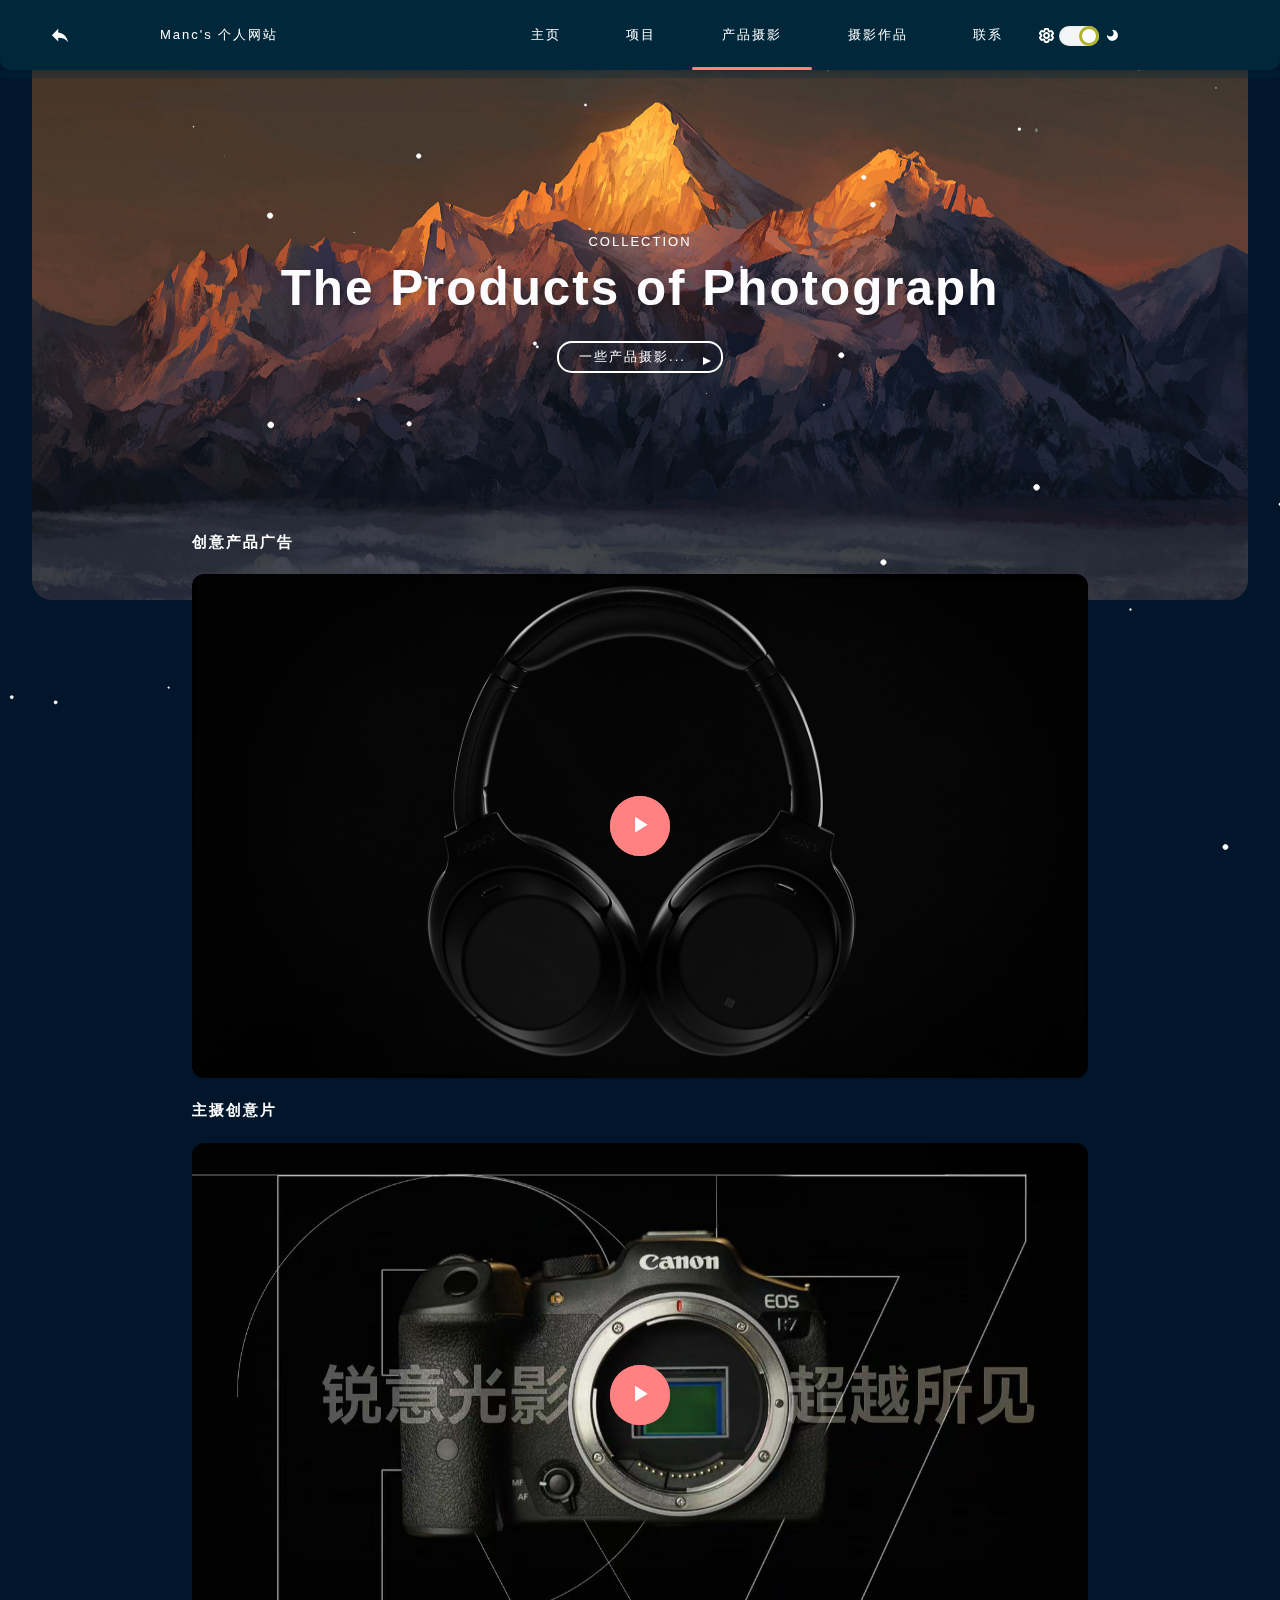
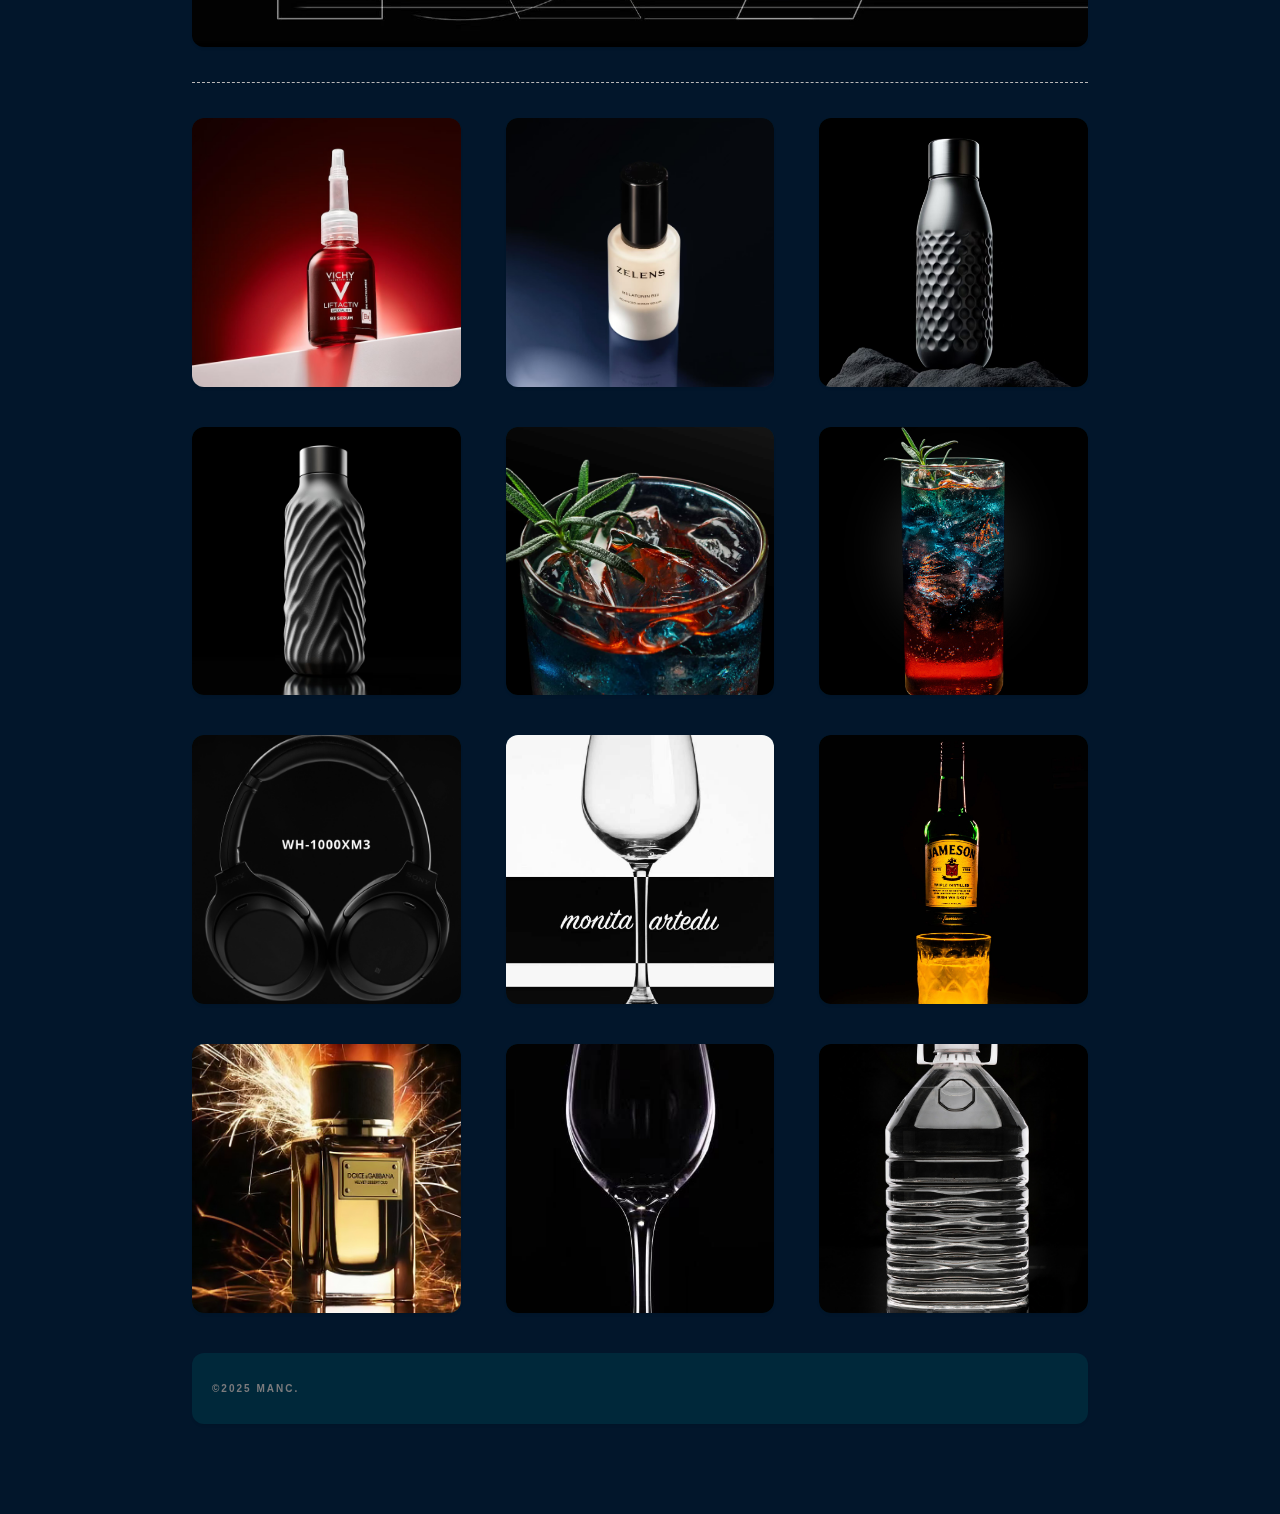
<file: works product.html>
<!DOCTYPE html>
<html lang="en">

<head>
  <meta charset="UTF-8">
  <meta http-equiv="X-UA-Compatible" content="IE=edge">
  <meta name="viewport" content="width=device-width, initial-scale=1.0">
  <style>
    /* 针对小屏幕设备（手机）和中等屏幕设备（平板） */
    @media screen and (max-width: 950px) {
      html {
        /* 重新设置视口的 initial-scale 为 0.9 */
        zoom: 0.9;
      }
    }
  </style>
  <title>Manc's 个人网站</title>
  <link rel="stylesheet" href="./css/base.css">
  <script src="./js/jq.js"></script>
  <link rel="stylesheet" href="./css/works.css">
  <!-- 引入模态框的 CSS 样式 -->
  <link rel="stylesheet" href="./css/modal.css">
</head>

<body>
  <canvas class="canvas-wrap" id="triangle-lost-in-space" resize="true"></canvas>

  <!-- loading -->
  <div class="loading-wrap">
    <div class="loading-div"></div>
  </div>

  <!-- 遮罩层 -->
  <div class="zhezhao" id="zhezhao">
    <span class="close"><svg t="1649229755294" class="icon" viewBox="0 0 1024 1024" version="1.1"
        xmlns="http://www.w3.org/2000/svg" p-id="4692" width="32" height="32">
        <path
          d="M512 0C229.187368 0 0 229.187368 0 512 0 794.812632 229.187368 1024 512 1024 794.812632 1024 1024 794.812632 1024 512 1024 229.187368 794.812632 0 512 0ZM512 970.105263C259.368421 970.105263 53.894737 764.631579 53.894737 512 53.894737 259.368421 259.368421 53.894737 512 53.894737 764.631579 53.894737 970.105263 259.368421 970.105263 512 970.105263 764.631579 764.631579 970.105263 512 970.105263ZM550.130526 512 719.629474 342.366316C730.273684 331.856842 730.273684 314.88 719.629474 304.370526 709.12 293.726316 692.143158 293.726316 681.633684 304.370526L512 473.869474 342.366316 304.370526C331.856842 293.726316 314.88 293.726316 304.370526 304.370526 293.726316 314.88 293.726316 331.856842 304.370526 342.366316L473.869474 512 304.370526 681.633684C293.726316 692.143158 293.726316 709.12 304.370526 719.629474 309.625263 724.884211 316.496842 727.578947 323.368421 727.578947 330.24 727.578947 337.111579 724.884211 342.366316 719.629474L512 550.130526 681.633684 719.629474C686.888421 724.884211 693.76 727.578947 700.631579 727.578947 707.503158 727.578947 714.374737 724.884211 719.629474 719.629474 730.273684 709.12 730.273684 692.143158 719.629474 681.633684L550.130526 512Z"
          p-id="4693"></path>
      </svg></span>
    <div id="videoskill">
      <video id="videoskillC" controls="" name="media">
      </video>
    </div>
  </div>

  <script>
    // 添加全局点击监听
    document.addEventListener('click', function(e) {
      // 点击播放按钮时
      if (e.target.closest('.play-buttom')) {
        const parentLi = e.target.closest('.content-li')
        const videoSrc = parentLi.dataset.video // 获取自定义视频路径
        const videoPlayer = document.getElementById('videoskillC')
        
        // 设置视频源
        videoPlayer.innerHTML = `<source src="${videoSrc}" type="video/mp4">`
        videoPlayer.load()
        
        // 显示遮罩层
        document.getElementById('zhezhao').style.display = 'block'
        videoPlayer.play()
      }
    
      // 点击关闭按钮时
      if (e.target.closest('.close')) {
        const videoPlayer = document.getElementById('videoskillC')
        videoPlayer.pause()
        document.getElementById('zhezhao').style.display = 'none'
      }
    })
    </script>

  <!-- 主要页面 -->
  <div class="box">

    <!-- 顶部栏 -->
    <div class="header borderafter">
      <!-- 返回按钮 -->
      <a style="position: absolute;left:50px;" href="javascript:history.back()">
        <svg t="1649246285004" class="icon" viewBox="0 0 1024 1024" version="1.1" xmlns="http://www.w3.org/2000/svg"
          p-id="3737" width="20" height="20">
          <path
            d="M98 468.9l322.8-322.8v184.4C743.6 376.7 881.9 607.3 928 837.8 812.7 676.4 651.3 602.6 420.8 602.6v189.1L98 468.9z"
            p-id="3738" fill="#254665"></path>
        </svg>
      </a>


      <div class="col">
        <span>Manc's 个人网站</span>
        <!-- 右边操作栏 -->
        <div class="header-right">
          <!-- 按钮 -->
          <div class="min_menu-wrap" id="minmenu">
            <span class="min_menu"></span>
          </div>
          <!-- 列表 -->
          <div class="menu_list">
            <!-- 栏目 -->
            <ul class="header-nav">
              <li><a href="./index.html">主页</a></li>
              <li><a href="./project.html">项目</a></li>
              <li class="active"><a href="./works product.html">产品摄影</a></li>
              <li><a href="./works.html">摄影作品</a></li>
              <!--<li><a href="./skill.html">技能</a></li>-->
              <li><a href="./contact.html">联系</a></li>
              <!--<li><a href="./experience.html">经验</a></li>
              <li><a href="./other.html">其他</a></li>-->
            </ul>
            <!-- 开关灯 -->
            <span class="kaig-bottm">
              <svg t="1649159647627" class="icon" viewBox="0 0 1024 1024" version="1.1"
                xmlns="http://www.w3.org/2000/svg" p-id="2250" width="15" height="15">
                <path
                  d="M1008.535135 710.670332l-70.446388 116.386904a112.099975 112.099975 0 0 1-140.572857 43.829042l-69.422645-17.083729c-5.502624 3.1992-11.133217 6.3984-16.763809 9.341665l-18.299425 62.896276C687.335435 981.514621 639.4754 1023.744064 582.657604 1023.744064H441.764828c-56.817796 0-104.677831-42.293427-110.308423-97.703574l-18.299425-62.896276a422.166458 422.166458 0 0 1-16.827793-9.341665l-69.614597 17.083729a112.163959 112.163959 0 0 1-140.508873-43.893026L15.631361 710.542364a107.493127 107.493127 0 0 1 32.43989-144.731817L96.251206 518.910272a410.649338 410.649338 0 0 1 0-14.204448l-48.179955-46.836291a107.365159 107.365159 0 0 1-32.375906-144.731817l70.190452-116.450888a112.099975 112.099975 0 0 1 140.572857-43.893026l69.550612 17.083729c5.566608-3.1992 11.133217-6.3984 16.827794-9.341665l18.299425-62.896276C336.831061 42.229443 384.691096 0 441.508892 0H582.529636c56.817796 0 104.677831 42.293427 110.372407 97.63959l18.235441 62.704324c5.75856 3.007248 11.325169 6.142464 16.827793 9.341665l69.678581-17.083729a112.163959 112.163959 0 0 1 140.508873 43.893026l70.446388 116.514872a107.493127 107.493127 0 0 1-32.375906 144.731817l-48.179955 46.772307a414.616346 414.616346 0 0 1 0 14.204448l48.243939 46.836291c47.092227 31.928018 62.192452 94.952262 32.247938 145.115721z m-213.066733-142.23644l3.391152-31.032242a246.210447 246.210447 0 0 0 0-51.699076l-3.263184-30.904274 93.992502-91.305173-53.554612-88.553862-131.615096 32.311922-23.546113-16.059985a294.134466 294.134466 0 0 0-48.627844-26.809297l-27.513121-11.901025L568.453156 127.968008H455.649356L419.370426 252.736816l-27.705074 11.965009c-16.635841 7.166208-32.951762 16.187953-48.499875 26.745313l-23.610097 15.996001-131.487128-32.247938-53.36266 88.489878 94.056486 91.433141-3.263184 30.968258a247.874031 247.874031 0 0 0 0 51.699076l3.1992 30.904274-93.928518 91.369157 53.554612 88.489878 131.551112-32.311922 23.610097 16.059985c15.292177 10.429393 31.544114 19.451137 48.563859 26.809297l27.577106 11.965009L455.905292 895.776056h112.611848l36.342914-124.768808 27.64109-11.965009c16.699825-7.166208 32.951762-16.187953 48.563859-26.745313l23.546113-15.996001 131.423144 32.247938 53.68258-88.745814-94.184454-91.369157zM512.147232 615.846038c57.329668 0 103.846038-46.516371 103.974006-103.974006 0-57.329668-46.644339-103.974006-103.974006-103.974007S408.173225 454.542364 408.173225 511.872032 454.817564 615.846038 512.147232 615.846038z m0 127.968008c-127.968008 0-231.942014-103.910022-231.942015-231.942014 0-127.968008 103.910022-231.942014 231.942015-231.942015 127.968008 0 231.942014 103.910022 231.942014 232.133967A232.133967 232.133967 0 0 1 512.147232 743.814046z"
                  p-id="2251"></path>
              </svg>
              <!-- 开关按钮 -->
              <span class="my-radio active" id="myRadio">
                <i></i>
              </span>
              <svg t="1649159678284" class="icon" viewBox="0 0 1024 1024" version="1.1"
                xmlns="http://www.w3.org/2000/svg" p-id="3376" width="15" height="15">
                <path
                  d="M505.4 878.6c-196.7 0-358-150.9-374.9-343.1 1-18.6 16.1-33.4 34.9-33.4 10.8 0 20.5 4.8 26.9 12.4 0.2 0.3 0.5 0.1 0.5-0.7 41.6 44.2 100.5 71.9 166.1 71.9 127.1 0 230.1-103 230.1-230.1 0-66.1-28-125.1-72.6-166.8 0.1-0.1 0.5-0.1 0.3-0.3-7-6.5-11.4-15.7-11.4-26.1 0-19 14.9-34.1 33.7-35.3 192.1 17.1 342.9 178.3 342.9 375 0 208-168.5 376.5-376.5 376.5z"
                  p-id="3377"></path>
              </svg>
            </span>
          </div>
        </div>
      </div>
    </div>

    <!-- 顶部导航 -->
    <div class="navigation">
      <div class="nav-titleBox co zz">
        <!-- 占位符 -->
        <div class="co-left"></div>

        <!-- 标题 -->
        <div>
          <span class="titleBox-tag">COLLECTION</span>
          <h1>
            The Products of Photograph
          </h1><BR>
          <a class="buttom navbtn" href="#next-one">一些产品摄影...
          </a>
        </div>
      </div>
    </div>



    <!-- 主要修改部分 -->
    <div class="content zz"><div>
    <!-- 摄影作品 -->
    <div class="content-li li5" data-video="./img/SONY WH1000XM3_x264.mp4">
      <h3>
        <span>创意产品广告</span>
        <br><br>
        <span></span>
      </h3>
      <div class="carbox li5-box">
        <div class="play-buttom" id="playbuttom">

          <span><svg t="1649146869552" class="icon" viewBox="-10 10 1024 1024" version="1.1"
              xmlns="http://www.w3.org/2000/svg" p-id="20204" width="50" height="50">
              <path d="M657.92 535.04l-256-160v320z" p-id="20205" data-spm-anchor-id="a313x.7781069.0.i27"
                class="selected" fill="#ffffff"></path>
            </svg></span>
        </div>
      </div>
    </div>

    
    <div class="content-li li4" data-video="./img/Canon R7_x264.mp4">
      <h3>
        <span>主摄创意片</span>
        <br><br>
        <span></span>
      </h3>
      <div class="carbox li4-box">
        <div class="play-buttom" id="playbuttom">
          <span><svg t="1649146869552" class="icon" viewBox="-10 10 1024 1024" version="1.1"
              xmlns="http://www.w3.org/2000/svg" p-id="20204" width="50" height="50">
              <path d="M657.92 535.04l-256-160v320z" p-id="20205" data-spm-anchor-id="a313x.7781069.0.i27"
                class="selected" fill="#ffffff"></path>
            </svg></span>
        </div>
      </div>
    </div>

      <!-- 右边 -->
      
        <div class="borderbotm"></div>
        <div id="next-one"></div>
        <div class="content-li li1">
          <div class="li1-box">
            <!-- 修改：去掉 a 标签，添加 data-src 属性用于存储原图路径 -->
            <div class="li1-box-item carbox">
              <img src="./img/works product/2023.4.6.png" alt="" data-src="./img/works product/2023.4.6.png">
              <div class="boxitem-title">
                <h6>晋城职业技术学院508工作室</h6>
                <span>508工作室</span>
              </div>
            </div>

            <div class="li1-box-item carbox">
              <img src="./img/works product/2023.4.5.png" alt="" data-src="./img/works product/2023.4.5.png">
              <div class="boxitem-title">
                <h6>晋城职业技术学院508工作室</h6>
                <span>508工作室</span>
              </div>
            </div>

            <div class="li1-box-item carbox">
              <img src="./img/works product/2024.11.1.png" alt="" data-src="./img/works product/2024.11.1.png">
              <div class="boxitem-title">
                <h6>晋城职业技术学院508工作室</h6>
                <span>508工作室</span>
              </div>
            </div>

            <div class="li1-box-item carbox">
              <img src="./img/works product/2024.11.2.png" alt="" data-src="./img/works product/2024.11.2.png">
              <div class="boxitem-title">
                <h6>晋城职业技术学院508工作室</h6>
                <span>508工作室</span>
              </div>
            </div>

            <div class="li1-box-item carbox">
              <img src="./img/works product/Fire&ice 2.jpg" alt="" data-src="./img/works product/Fire&ice 2.jpg">
              <div class="boxitem-title">
                <h6>晋城职业技术学院508工作室</h6>
                <span>508工作室</span>
              </div>
            </div>
            
            <div class="li1-box-item carbox">
              <img src="./img/works product/Fire&ice 1.jpg" alt="" data-src="./img/works product/Fire&ice 1.jpg">
              <div class="boxitem-title">
                <h6>晋城职业技术学院508工作室</h6>
                <span>508工作室</span>
              </div>
            </div>
            
            <div class="li1-box-item carbox">
              <img src="./img/works product/2024-11-15 152037.jpg" alt="" data-src="./img/works product/2024-11-15 152037.jpg">
              <div class="boxitem-title">
                <h6>晋城职业技术学院508工作室</h6>
                <span>508工作室</span>
              </div>
            </div>
            
            <div class="li1-box-item carbox">
              <img src="./img/works product/2024-4-11 653137.jpg" alt="" data-src="./img/works product/2024-4-11 653137.jpg">
              <div class="boxitem-title">
                <h6>晋城职业技术学院508工作室</h6>
                <span>508工作室</span>
              </div>
            </div>

            <div class="li1-box-item carbox">
              <img src="./img/works product/213463.jpg" alt="" data-src="./img/works product/213463.jpg">
              <div class="boxitem-title">
                <h6>晋城职业技术学院508工作室</h6>
                <span>508工作室</span>
              </div>
            </div>

            <div class="li1-box-item carbox">
              <img src="./img/works product/2024-5-5 153267.jpg" alt="" data-src="./img/works product/2024-5-5 153267.jpg">
              <div class="boxitem-title">
                <h6>晋城职业技术学院508工作室</h6>
                <span>508工作室</span>
              </div>
            </div>

            <div class="li1-box-item carbox">
              <img src="./img/works product/2024-4-11 531037.jpg" alt="" data-src="./img/works product/2024-4-11 531037.jpg">
              <div class="boxitem-title">
                <h6>晋城职业技术学院508工作室</h6>
                <span>508工作室</span>
              </div>
            </div>

            <div class="li1-box-item carbox">
              <img src="./img/works product/2024-4-7 753157.jpg" alt="" data-src="./img/works product/2024-4-7 753157.jpg">
              <div class="boxitem-title">
                <h6>晋城职业技术学院508工作室</h6>
                <span>508工作室</span>
              </div>
            </div>
          </div>
        </div>
        
        
        <div class="carbox copybottm">
          ©2025 Manc.
        </div>
      </div>
      <!-- 新增模态框 -->
      <div id="myModal" class="modal">
        <span class="close">&times;</span>
        <img class="modal-content" id="img01">
        <button id="close-modal-button" class="close-modal-button">
          <svg xmlns="http://www.w3.org/2000/svg" width="24" height="24" viewBox="0 0 24 24">
            <path d="M19 6.41L17.59 5 12 10.59 6.41 5 5 6.41 10.59 12 5 17.59 6.41 19 12 13.41 17.59 19 19 17.59 13.41 12z" />
          </svg>
        </button>
      </div>
    </div>
</body>

<script src="./js/base.js"></script>
<script type="text/javascript" src="./js/paper-full.min.js"></script>
<script type="text/javascript" src="./js/canvas.js"></script>
<!-- 引入处理图片点击的 JavaScript 代码 -->
<script src="./js/image-modal.js"></script>

</html>
</file>
<file: css/base.css>
:root {
  /* 默认背景色 */
  --backColor: #fff;
  --borderline: #00283a;
  /* 卡片 */
  --headerCOlor: #00283A;
  /* 卡片 */
  --headerhover: rgb(0, 40, 58, .8);

  /* 默认字体颜色 */
  --headerFont: #fff;
  /* 反差色 */
  --fontColor: #00283A;
  --mainColor: #ff8181;
  --bagColor: #02162b;
}

.content-li svg path,
.buttom svg path {
  fill: #fff;
}

svg {
  vertical-align: middle;
}

svg path {
  fill: var(--headerFont);
}

/* 左对齐 */
.left-align {
  text-align: left;
}

/* 居中对齐 */
.center-align {
  text-align: center;
}

/* 右对齐 */
.right-align {
  text-align: right;
}

/* 遮罩 */
.zhezhao {
  position: fixed;
  left: 0px;
  right: 0px;
  bottom: 0px;
  top: 0px;
  background-color: rgba(0, 0, 0, .7);
  z-index: 9;
  display: none;
}

.zhezhao.active {
  display: block;
}

.zhezhao .close {
  position: absolute;
  right: 20%;
  top: 10%;
}

.close path {
  fill: #FCFCFE;
}

#videoskill {
  position: absolute;
  left: 50%;
  top: 50%;
  transform: translate(-50%, -50%);
}

#videoskillC {
  width: 100%;
}


body,
html {
  position: relative;
  margin: 0px;
  width: 100%;
  padding: 0px;
  font-size: 13px;
  letter-spacing: 2px;
  transition: .4s ease-in-out;
  font-weight: 400;
  font-family: -apple-system, BlinkMacSystemFont, "Segoe UI", Roboto, "Helvetica Neue", Arial, "Noto Sans", sans-serif, "Apple Color Emoji", "Segoe UI Emoji", "Segoe UI Symbol", "Noto Color Emoji";

  color: var(--headerFont);
  background-color: var(--bagColor);
}

a {
  transition: color .6s ease-in-out;
  text-decoration: none;
  color: inherit;
}

a:hover {
  color: var(--mainColor);
}


.carbox {
  background-color: var(--headerCOlor);
  border-radius: 12px;
  box-shadow: 0 2px 4px -2px rgb(0 0 0 / 15%);
}

ul {
  list-style: none;
  margin: 0px;
  padding: 0px;
}

ul>li {
  display: inline-block;
}

img {
  width: 100%;
  height: 100%;
  vertical-align: middle;
}

.copybottm {
  padding: 30px 20px;
  color: #7B7B7D;
  font-size: 10px;
  font-weight: 700;
  letter-spacing: 2px;
  transition: .4s ease-in-out;
  text-transform: uppercase;
}

/* 顶部栏目 */
.header {
  position: fixed;
  z-index: 2;
  top: 0px;
  width: 100%;
  height: 70px;
  line-height: 70px;
  background-color: var(--headerCOlor);
  border-radius: 0% 0% 10px 10px;
  box-shadow: 0 2px 4px 0 rgb(0 0 0 / 15%);
}

/* 下面的装饰 */
.borderafter::after {
  content: '';
  position: absolute;
  top: 70px;
  left: 0px;
  right: 0px;
  height: 8px;
  /* background-color: #00283A; */
  background-color: var(--borderline);
  border-radius: 0% 0% 5px 5px;
  opacity: .3;
}

/* 上面的装饰 */
.borderbefore::before {
  content: '';
  position: absolute;
  top: -8px;
  left: 8%;
  right: 8%;
  height: 10px;
  background-color: var(--borderline);
  border-radius: 5px 5px 0% 0%;
  opacity: .3;
}

.col {
  width: 75%;
  margin: 0 auto;
  /* border: 1px solid red; */
}

.header>div {
  display: flex;
  justify-content: space-between;
}

/* 开灯 */
.kaig-bottm img {
  width: 15px;
  height: 15px;
}

.kaig-bottm .my-radio {
  position: relative;
  display: inline-block;
  height: 20px;
  width: 40px;
  vertical-align: middle;
  background: #F4F5F7;
  border-radius: 2em;
  box-shadow: inset 0 0 4px -1px rgb(0 0 0 / 15%);
  transition: .4s ease-in-out;
  cursor: pointer;
}

.kaig-bottm .my-radio.active>i {
  right: 0px;
  left: auto;
}

.kaig-bottm .my-radio>i {
  position: absolute;
  left: 0px;
  top: 0px;
  bottom: 0px;
  display: inline-block;
  width: 35%;
  border: solid 3px #AFB42B;
  border-radius: 50%;
  background: #FCFCFE;
  transition: all .2s ease;
}

/* 顶部导航栏 */
.header-nav {
  display: inline-block;
}

.header-nav>li.active::after {
  content: '';
  display: inline-block;
  position: absolute;
  bottom: 0;
  left: 0px;
  right: 0px;
  border-radius: 10px;
  height: 3px;
  background-color: var(--mainColor);
  transition: .4s ease-in-out;
}

.header-nav>li {
  padding: 0 30px;
  position: relative;
  transition: color .6s ease-in-out;
  box-sizing: border-box;
}

.header-nav>li:hover {
  color: var(--mainColor);
}



/* 导航 */
/* 黑色主题背景 */
.navigation.active {
  background-image: url("../img/back/aitx6-0og08.jpg") !important;
}

/* 默认主题 */
.navigation {
  margin: 0px auto 0;
  width: 95%;
  background-color: transparent;
  height: 600px;
  border-radius: 20px;
  background-image: url("../img/back/augh8-4zagg.webp");
  background-attachment: fixed;
  background-size: 100%;
  background-repeat: no-repeat;
  overflow: hidden;
  color: #fff;
}

/* 顶部导航 */
.navigation .titleBox-tag {
  text-transform: uppercase;
}

.navigation h1 {
  margin: 10px 0;
  font-size: 3.8rem;
  color: #fcfcfe;
  text-shadow: 0 1px 10px rgb(0 0 0 / 30%);
}

.navigation .buttom:hover {
  transform: scale(1.1);
  color: #fff;
}

.navigation>.nav-titleBox {
  margin-top: 18rem;
}

.nav-titleBox .buttom {
  display: inline-block;
  height: 28px;
  line-height: 28px;
  padding: 0px 35px 0 20px;
  border: 2px solid white;
  border-radius: 15px;
  cursor: pointer;
  transition: transform .3s ease;
  color: #fcfcfe;
  position: relative;
}

.nav-titleBox .buttom::after {
  position: absolute;
  right: 10px;
  top: 50%;
  content: '';
  width: 0px;
  height: 0px;
  border-top: 4px solid transparent;
  border-left: 8px solid #fff;
  border-bottom: 4px solid transparent;
  animation: bmove 1s infinite;
}

@keyframes bmove {
  0% {
    opacity: 1;
    transform: translateX(-8px) translateY(-50%);
  }

  100% {
    opacity: 0;
    transform: translateX(5px) translateY(-50%);
  }
}


/* 内容 */

.co-left {
  width: 35%;
  display: inline-block;
  height: 50px;
}

.co-right {
  width: 64%;
  display: inline-block;
  /* background-color: #45454566; */
  min-height: 50px;
}

.co {
  width: 70%;
  margin: 0 auto;
}

.content {
  position: relative;
  top: -90px;
  min-height: 1000px;
  width: 70%;
  margin: 0 auto;
  display: flex;
  /* background-color: rgba(10, 15, 20, 0.2); */
}


/* 左半部分 */
.content .me-card {
  width: fit-content;
  min-width: 285px;
  transform: translateY(-35%);
  height: 585px;                                  /* 左侧浮框高度  */
  /* backgrounbad-color: var(--headerCOlor); */
  border-radius: 10px;
  text-align: center;
  border: 1px solid var(--headerCOlor);
  padding: 0px 30px;
  /* 添加过渡效果，让 top 和 transform 属性变化更平滑 */
  transition: top 0.3s ease, transform 0.3s ease;
}

.scroll {
  position: fixed !important;
  top: 45%;
  transform: translateY(-50%);
}

/* 左边吸盘 */
.mecar-title {
  margin-top: 40px;
}

.me-hover span {
  margin: 0 auto;
  display: block;
  font: 14px;
  border-right: .08em solid;
  /* 个数*2ch */
  width: 28ch;
  white-space: nowrap;
  overflow: hidden;
  animation: typing 3s steps(28, end), blink-caret .3s step-end infinite alternate;
}

@keyframes typing {
  from {
    width: 0;
  }
}

@keyframes blink-caret {
  50% {
    border-color: transparent;
  }
}


/* 虚线 */
.content .borderbotm {
  /* border-style: dashed; */
  border-bottom: 1px dashed rgb(187, 185, 185);
  height: 0px;
  margin: 35px 0;
}

.mecar-title .me-image {
  position: relative;
  display: inline-block;
}

.me-image>img {
  width: 100px;
  height: 100px;
  border: solid 3px #FCFCFE;
  border-radius: 50%;
  box-shadow: 0 2px 4px -2px rgb(0 0 0 / 15%);
}

.mecar-title .me-image>.status {
  height: 20px;
  width: 20px;
  box-shadow: 0 2px 4px -2px rgb(0 0 0 / 15%);
  border-radius: 50%;
  position: absolute;
  border: solid 3px #FCFCFE;
  right: 0px;
  bottom: 0px;
  background-color: var(--mainColor);
  overflow: hidden;
  color: #fff;
  transition: width .2s ease-in-out, visible .2s ease-in-out;
}

.mecar-title .me-image:hover .status {
  width: 100px;
  border-radius: 20px;
}

.mecar-title .me-image:hover .status i {
  width: 0%;
  visibility: hidden;
}

.mecar-title .me-image:hover .status i {
  width: 100%;
  visibility: visible;
}

.mecar-bottm>div {
  display: flex;
  justify-content: space-between;
  height: 25px;
  line-height: 25px;
}

.mecar-bottm .mecarbottm-key {
  font-weight: 500;
}

.mecar-bottm .mecarbottm-value {
  font-weight: 500;
  color: #747474;
}

.me-card .lianxi-list svg {
  margin: 0 5px;

}

.me-card .lianxi-list a svg path {
  transition: .2s ease-in-out;
}

.me-card .lianxi-list a:hover svg path {
  fill: var(--mainColor);
}

.me-card .lianxi-list a {
  display: inline-block;
}

.me-card .buttom-box .button {
  display: block;
  margin: 0 auto;
  border: none;
  height: 40px;
  line-height: 40px;
  width: 200px;

  color: var(--headerFont);
  border-radius: 50px;
  background: linear-gradient(-45deg, var(--mainColor) 50%, #fff 60%, var(--mainColor) 70%);
  background-size: 600% 100%;
  animation: shine 5s infinite;
}

@keyframes shine {
  0% {
    background-position-x: 100%;
  }

  50% {
    background-position-x: 0%;
  }

  100% {
    background-position-x: -100%;
  }
}


/* 公共 */
.content-li>h3 {
  display: flex;
  align-items: center;
  color: var(--headerFont);
}

.content-li .borderbotm {
  flex: 1;
  margin-left: 20px;
  margin-right: 20px;
}


/* 加载小蝴蝶 - 修正版 */

/*
.loading-wrap {
  position: fixed;
  left: 0;
  right: 0;
  bottom: 0;
  top: 0;
  background: rgba(0, 0, 0, 0.95);
  z-index: 9999;
  opacity: 1;
  transition: opacity 0.3s ease;
}
*/

/* 隐藏状态 */
.loading-wrap.hide {
  opacity: 0;
  visibility: hidden;
  pointer-events: none;
}

.loading-div {
  position: absolute;
  left: 50%;
  top: 50%;
  width: 100px;
  height: 100px;
  transform: translateZ(0) rotateZ(-13deg) translate(-50%, -50%);
  animation: insect-fly 0.333s infinite alternate cubic-bezier(.45, -0.43, .63, 1.94);
}

.loading-div::after,
.loading-div::before {
  content: '';
  position: absolute;
  width: 50px;
  height: 50px;
  border: 1px solid #00c7ff;
  background: rgba(81, 0, 255, 0.723);
  border-radius: 40% 20% 50% 50%;
  transform: rotateX(60deg) rotateY(-60deg);
  animation: wings 0.333s infinite cubic-bezier(0.6, 0, 0.4, 1) alternate;
  will-change: transform;
}

.loading-div::after {
  transform-origin: right center;
  left: 0;
}

.loading-div::before {
  right: 0;
  transform-origin: left center;
  animation-direction: alternate-reverse;
}

/* 隐藏时停止动画 */
.loading-wrap.hide .loading-div,
.loading-wrap.hide .loading-div::before,
.loading-wrap.hide .loading-div::after {
  animation: none !important;
}

@keyframes insect-fly {
  from { margin-top: -0.3em; }
  to { margin-top: 0.3em; }
}

@keyframes wings {
  from { transform: rotateX(60deg) rotateY(-60deg); }
  to { transform: rotateX(60deg) rotateY(60deg); }
}

/* 雪花 */
.canvas-wrap {
  position: fixed;
  top: 100px;
  bottom: 0px;
  z-index: 1;
  left: 0;
  right: 0;
}


/* 置顶层 */
.zz {
  position: relative;
  z-index: 1;
}


/* 公共的按钮样式 */
.buttonsty {
  cursor: pointer;
  transition: .4s ease-in-out;
}

.buttonsty:hover {
  transform: scale(1.03);
}



/* 适配 */

/* @media screen and (min-width:1000px) and (max-width:1200px) {
  .content .me-card{
    min-width: auto;
  }
}



@media screen and ( max-width:1000px) {
  .content{
    display: block;
  }
  .content .me-card{
    min-width: auto;
  }
    

  .header-right{
    display: none;
  }
  .nav-titleBox{
    display: none;
  }
  .co-right{
    display: none;
  }
} */


/* 播放器 */
.music-wrap {
  position: fixed;
  right: -14%;
  bottom: 30px;
  z-index: 2;
  transition: right .3s ease;
}

.music-wrap:hover {
  right: 0%;
}

/*
.music-wrap.paused .music-box{
  animation-play-state:paused;
}
.music-wrap .music-box{
  animation:fadenum 5s linear infinite;
}
.music-wrap .music-box{
  background-image: url(../img/bg2.jpg);
  background-size: 100% 100%;
  transform-origin: center center;
  width:80px;
  height:80px;
  background-color:pink;
  border-radius: 50%;
}
@keyframes fadenum{
  0%{transform:rotate(0deg);}
  100%{transform:rotate(360deg);}
}

.music-wrap .star{
  display: inline-block;
  width: 0;
  height: 0;
  border-top: 10px solid #fff;
  border-bottom: 10px solid #fff;
  border-left: 20px solid #fff;
  z-index: 1;
  position: absolute;
  top: 50%;
  left: 50%;
  transform: translate(-50%,-50%);
}

.music-wrap.paused .star{
  border-top: 10px solid transparent;
  border-bottom: 10px solid transparent;
  border-left: 20px solid #fff;
} */



.min_menu {
  display: none;
  height: 2px;
  width: 15px;
  background-color: var(--headerFont);
  border-radius: 2px;
  position: relative;
  transition: .4s ease-in-out;
}

.min_menu::after {
  content: "";
  top: -5px;
  position: absolute;
  background-color: inherit;
  transition: .4s ease-in-out;
  display: block;
  width: 15px;
  height: 2px;
  border-radius: 2px;
}

.min_menu::before {
  content: "";
  bottom: -5px;
  position: absolute;
  background-color: inherit;
  transition: .4s ease-in-out;
  display: block;
  width: 15px;
  height: 2px;
  border-radius: 2px;

}

.min_menu-wrap {
  min-width: 50px;
}

.min_menu-wrap.active .min_menu {
  transform: rotate(45deg);
}

.min_menu-wrap.active .min_menu::after {
  transform: translate(0, 5px) rotate(-90deg);
}

.min_menu-wrap.active .min_menu::before {
  transform: translate(0, -5px) rotate(-90deg);
}


/* 手机*/
@media screen and (max-width: 950px) {
  .col>span {
    visibility: hidden;
  }

  .content .me-card {
    min-width: auto;
  }

  .co-left {
    position: relative;
    width: auto;
    display: block;
    height: auto;
  }

  .co-right {
    width: 100%;
  }

  .content {
    display: block;
  }

  .content .me-card {
    width: auto;
    transform: translateY(-20px);
  }

  .scroll {
    position: relative !important;
  }


  .min_menu {
    display: inline-block;
  }

  /* .header .header-right{
      display:none;
    } */
  .co-left {
    display: none;
  }

  .co-right {
    width: 100%;
  }


  .header-right .min_menu-wrap {
    text-align: center;
  }

  .header-right .header-nav>li {
    display: block;
  }

  .header-right .kaig-bottm {
    display: block;
  }

  .menu_list {
    pointer-events: none;
    position: absolute;
    left: 0;
    right: 0;
    text-align: center;
    opacity: 0;
    background-color: var(--headerhover);
    transform: translateY(10px);
    transition: .1s ease-in-out;
  }

  .menu_list.active {
    opacity: 1;
    pointer-events: all;
    transform: translateY(0px);
  }

  .navigation>.nav-titleBox {
    margin-top: 10rem;
  }
}

/* 平板 */
@media screen and (max-width:1500px) {
  .navigation {
    text-align: center;
    background-size: 100% 100%;
  }

  .co-left {
    position: relative;
    width: auto;
    display: block;
    height: auto;
  }

  .co-right {
    width: 100%;
  }

  .content {
    display: block;
  }

  .content .me-card {
    width: auto;
    transform: translateY(-20px);
  }

  .scroll {
    position: relative !important;
  }
}
</file>
<file: css/project.css>
.li1-box{
  display: flex;
  flex-wrap: wrap;
  justify-content: space-between;
}

.li1-box-item{
  overflow: hidden;
  flex: 0 0 48%;
  position: relative;
  /* min-height: 300px; */
  margin-bottom: 40px;
}
.li1-box-item:hover img{
  transform: scale(1);
}
.li1-box-item:hover .boxitem-title{
  bottom:0px;
  opacity: 1;
  transform: scale(1.2);
}
.li1-box-item>img{
  /* width: 100%; */
  height: 100%;
  transform: scale(1.1);
  transition: all .3s ease-in-out;
}
.li1-box-item .boxitem-title{
  position: absolute;
  bottom:-75px;
  left:0px;
  right: 0px;
  height: 75px;
  text-align: center;
  background-color: var(--headerhover);
  color: var(--headerFont);
  transition: all .3s ease-in-out;
  transform: scale(1);
  font-size: 12px;
}
.boxitem-title h6{
  font-size: 12px;
  /* display: inline-block; */
  margin: 15px 0 8px;
}


  /* 手机*/
  @media screen and (max-width: 550px) {
    .li1-box-item{
      flex: auto;
      min-height: auto;
    }
  }


body {
    margin: 0;
    padding: 0;
    overflow-x: hidden;
}

.image-container {
    display: flex;
    flex-direction: column;
    align-items: center;
    width: 100%;
}

.image-container img {
    width: 100%;
    height: auto;
    display: block;
    margin: 0;
    padding: 0;
}

.image-with-button {
    position: relative;
    display: inline-block; /* 确保容器宽度适应图片宽度 */
}

.play-button {
    position: absolute;
    top: 10%; /* 使用百分比定位，相对于图片容器 */
    right: 5.2%;
    background-color: rgba(0, 0, 0, 0.7);
    color: white;
    padding: 0.5vw 1vw; /* 使用视口单位，保证按钮内边距随页面缩放 */
    text-decoration: none;
    border-radius: 0.5vw;
    font-size: 1.5vw; /* 使用视口单位调整文字大小 */
}


/* 提示词的移动端竖屏的样式设置 */
@media (orientation: portrait) and (max-width: 1100px) {
  #pc-tip {
      display: flex;
      justify-content: center;
      align-items: center;
      position: fixed;
      top: 0;
      left: 0;
      width: 100%;
      height: 100%;
      background-color: rgba(0, 0, 0, 0.8);
      color: white;
      font-size: 24px;
      z-index: 999;
      white-space: pre-wrap; /* 或者使用 pre-line */
  }
}
</file>
<file: css/resume.css>
.li1-box{
  position: relative;
  display: flex;
  flex-wrap: wrap;
  justify-content: space-between;
}

.li1-box-item{
  flex: 0 0 48%;
  position: relative;
  min-height: 250px;
  /* background-color: antiquewhite; */
  margin-bottom: 40px;
}

.boxitem-line{
  padding: 30px 40px;
}
.boxitem-line h6{
}
.boxitem-line h6>span{
  float: right;
}
.boxitem-line .propress{
  height: 8px;
  width: 100%;
  background-color: transparent;
  border-radius: 10px;
  overflow: hidden;
}
.propress>span{
    width: 0%;
    transition: width 1s ease-in-out;
    background-color: var(--mainColor);
    display: inline-block;
    height: 100%;
    vertical-align: super;
    border-radius: 10px;
}


h6{
  margin: 10px 0px;
}

.li2-box{
  /* min-height: 200px; */
  padding: 30px 50px;
  box-sizing: border-box;
}
.li2-box ul{
  display: flex;
  flex-wrap: wrap;
}
.li2-box li{
  flex: 0 0 33%;
  text-align: left;
  height: 30px;
  line-height:  30px;
  position: relative;
}
.li2-box li:after{
  position: absolute;
    content: '';
    left: -15px;
    top: 9px;
    width: 5px;
    height: 5px;
    /* background-color: aqua; */
    border-radius: 50%;
    border: 3px solid var(--mainColor);
}
.li3-box{
  display: flex;
  flex-wrap: wrap;
}
.li3-box>div{
  flex: 0 0 50%;
  position: relative;
  /* margin-bottom: 10px; */
}
.li3-box>div::after{
  position: absolute;
  right: 0px;
  top: 0px;
  content: '';
  display: inline-block;
  width: 5px;
  height: 100%;
  background-color: var(--headerCOlor);
}

.li3-box .carcontent{
  min-height: 150px;
  margin: 0 20px 20px;
  padding: 30px;
  box-sizing: content-box;
  /* width: 80%; */
  /* background-color: aqua; */
} 
.li3-box .li3box-pro{
  position: relative;
}
.li3box-pro:hover .carprogress{
  opacity: 1;
}
.li3-box .carprogress{
  transition: all .2s ease-in-out;
  position: absolute;
  right: -6px;
  z-index: 1;
  top: 10px;
  width: 18px;
  height: 18px;
  background-color: var(--headerCOlor);
  border-radius: 50%;
  box-sizing: border-box;
  border: 5px solid var(--mainColor);
  opacity: .5;
}


 /* 手机*/
 @media screen and (max-width: 550px) {
  .content-li{
    display: block;
  }
  .li1-box{
    display: block;
  }
  .li2-box ul{
    display: block;
  }
  .li3-box{
    display: block;
  }
  .li2-box li{
    width: 100%;
  }
}
</file>
<file: css/prism.css>
/* PrismJS 1.25.0
https://prismjs.com/download.html#themes=prism&languages=[base64]&plugins=line-numbers+jsonp-highlight+inline-color */
code[class*=language-],pre[class*=language-]{color:#000;background:0 0;text-shadow:0 1px #fff;font-family:Consolas,Monaco,'Andale Mono','Ubuntu Mono',monospace;font-size:1em;text-align:left;white-space:pre;word-spacing:normal;word-break:normal;word-wrap:normal;line-height:1.5;-moz-tab-size:4;-o-tab-size:4;tab-size:4;-webkit-hyphens:none;-moz-hyphens:none;-ms-hyphens:none;hyphens:none}code[class*=language-] ::-moz-selection,code[class*=language-]::-moz-selection,pre[class*=language-] ::-moz-selection,pre[class*=language-]::-moz-selection{text-shadow:none;background:#b3d4fc}code[class*=language-] ::selection,code[class*=language-]::selection,pre[class*=language-] ::selection,pre[class*=language-]::selection{text-shadow:none;background:#b3d4fc}@media print{code[class*=language-],pre[class*=language-]{text-shadow:none}}pre[class*=language-]{padding:1em;margin:.5em 0;overflow:auto}:not(pre)>code[class*=language-],pre[class*=language-]{background:#f5f2f0}:not(pre)>code[class*=language-]{padding:.1em;border-radius:.3em;white-space:normal}.token.cdata,.token.comment,.token.doctype,.token.prolog{color:#708090}.token.punctuation{color:#999}.token.namespace{opacity:.7}.token.boolean,.token.constant,.token.deleted,.token.number,.token.property,.token.symbol,.token.tag{color:#905}.token.attr-name,.token.builtin,.token.char,.token.inserted,.token.selector,.token.string{color:#690}.language-css .token.string,.style .token.string,.token.entity,.token.operator,.token.url{color:#9a6e3a;background:hsla(0,0%,100%,.5)}.token.atrule,.token.attr-value,.token.keyword{color:#07a}.token.class-name,.token.function{color:#dd4a68}.token.important,.token.regex,.token.variable{color:#e90}.token.bold,.token.important{font-weight:700}.token.italic{font-style:italic}.token.entity{cursor:help}
pre[class*=language-].line-numbers{position:relative;padding-left:3.8em;counter-reset:linenumber}pre[class*=language-].line-numbers>code{position:relative;white-space:inherit}.line-numbers .line-numbers-rows{position:absolute;pointer-events:none;top:0;font-size:100%;left:-3.8em;width:3em;letter-spacing:-1px;border-right:1px solid #999;-webkit-user-select:none;-moz-user-select:none;-ms-user-select:none;user-select:none}.line-numbers-rows>span{display:block;counter-increment:linenumber}.line-numbers-rows>span:before{content:counter(linenumber);color:#999;display:block;padding-right:.8em;text-align:right}
span.inline-color-wrapper{background:url([data-uri]);background-position:center;background-size:110%;display:inline-block;height:1.333ch;width:1.333ch;margin:0 .333ch;box-sizing:border-box;border:1px solid #fff;outline:1px solid rgba(0,0,0,.5);overflow:hidden}span.inline-color{display:block;height:120%;width:120%}
</file>
<file: css/skill.css>
.li1-box{
  position: relative;
  display: flex;
  flex-wrap: wrap;
  justify-content: space-between;
}

.li1-box-item{
  flex: 0 0 48%;
  position: relative;
  min-height: 250px;
  /* background-color: antiquewhite; */
  margin-bottom: 40px;
}

.boxitem-line{
  padding: 30px 40px;
}
.boxitem-line h6{
}
.boxitem-line h6>span{
  float: right;
}
.boxitem-line .propress{
  height: 8px;
  width: 100%;
  background-color: transparent;
  border-radius: 10px;
  overflow: hidden;
}
.propress>span{
    width: 0%;
    transition: width 1s ease-in-out;
    background-color: var(--mainColor);
    display: inline-block;
    height: 100%;
    vertical-align: super;
    border-radius: 10px;
}


h6{
  margin: 10px 0px;
}

.li2-box{
  /* min-height: 200px; */
  padding: 30px 50px;
  box-sizing: border-box;
}
.li2-box ul{
  display: flex;
  flex-wrap: wrap;
}
.li2-box li{
  flex: 0 0 33%;
  text-align: left;
  height: 30px;
  line-height:  30px;
  position: relative;
}
.li2-box li:after{
  position: absolute;
    content: '';
    left: -15px;
    top: 9px;
    width: 5px;
    height: 5px;
    /* background-color: aqua; */
    border-radius: 50%;
    border: 3px solid var(--mainColor);
}
.li3-box{
  display: flex;
  flex-wrap: wrap;
}
.li3-box>div{
  flex: 0 0 50%;
  position: relative;
  /* margin-bottom: 10px; */
}
.li3-box>div::after{
  position: absolute;
  right: 0px;
  top: 0px;
  content: '';
  display: inline-block;
  width: 5px;
  height: 100%;
  background-color: var(--headerCOlor);
}

.li3-box .carcontent{
  min-height: 150px;
  margin: 0 20px 20px;
  padding: 30px;
  box-sizing: content-box;
  /* width: 80%; */
  /* background-color: aqua; */
} 
.li3-box .li3box-pro{
  position: relative;
}
.li3box-pro:hover .carprogress{
  opacity: 1;
}
.li3-box .carprogress{
  transition: all .2s ease-in-out;
  position: absolute;
  right: -6px;
  z-index: 1;
  top: 10px;
  width: 18px;
  height: 18px;
  background-color: var(--headerCOlor);
  border-radius: 50%;
  box-sizing: border-box;
  border: 5px solid var(--mainColor);
  opacity: .5;
}


 /* 手机*/
 @media screen and (max-width: 550px) {
  .content-li{
    display: block;
  }
  .li1-box{
    display: block;
  }
  .li2-box ul{
    display: block;
  }
  .li3-box{
    display: block;
  }
  .li2-box li{
    width: 100%;
  }
}
</file>
<file: css/works.css>
.li1-box {
  display: flex;
  flex-wrap: wrap;
  justify-content: space-between;
}

.li1-box-item {
  overflow: hidden;
  /* 初始设置为每行显示4个，每个图片项宽度为23%，留出一些间距 */
  flex: 0 0 22.3%;
  position: relative;
  margin-bottom: 40px;
  /* 限制图片项的最大宽度 */
  max-width: 500px;
  aspect-ratio: 1 / 1;
  /* 新增：使用flex布局实现几何中心对齐 */
  display: flex;
  align-items: center;
  justify-content: center;
}

.li1-box-item:hover img {
  transform: scale(1.1);
}

.li1-box-item:hover .boxitem-title {
  bottom: 0px;
  opacity: 1;
  transform: scale(1);
}

.li1-box-item > img {
  /* 新增：保持图片比例，裁剪超出部分 */
  object-fit: cover;
  width: 100%;
  height: 100%;
  transform: scale(1.03);
  transition: all .3s ease-in-out;
}

.li1-box-item .boxitem-title {
  position: absolute;
  bottom: -0px;             /*提示文本框 -35px*/
  left: 0px;
  right: 0px;
  height: 0px;              /*文本框 35px*/
  text-align: center;
  background-color: var(--headerhover);
  color: var(--headerFont);
  transition: all .3s ease-in-out;
  transform: scale(1);
  font-size: 12px;
}

.boxitem-title h6 {
  font-size: 12px;
  margin: 15px 0 8px;
}

.li4-box {
  position: relative;
  /* 设置高度为 0，以便使用 padding 技巧 */
  height: 0;
  /* 按照 16:9 的比例，padding-top 为宽度的 56.25% */
  padding-top: 56.25%; 
  background-image: url("../img/Canon R7_x264 back.jpg");
  background-size: 100%;
}

.li4-box > .play-buttom {
  position: absolute;
  left: 50%;
  top: 50%;
  transform: translate(-50%, -50%);
  width: 60px;
  height: 60px;
  line-height: 60px;
  border-radius: 50%;
  background-color: var(--mainColor);
  color: white;
  text-align: center;
  font-weight: bold;
  font-size: 30px;
}

.li5-box {
  position: relative;
  /* 设置高度为 0，以便使用 padding 技巧 */
  height: 0;
  /* 按照 16:9 的比例，padding-top 为宽度的 56.25% */
  padding-top: 56.25%; 
  background-image: url("../img/works product/WH1000XM3.jpg");
  background-size: 100%;
}

.li5-box > .play-buttom {
  position: absolute;
  left: 50%;
  top: 50%;
  transform: translate(-50%, -50%);
  width: 60px;
  height: 60px;
  line-height: 60px;
  border-radius: 50%;
  background-color: var(--mainColor);
  color: white;
  text-align: center;
  font-weight: bold;
  font-size: 30px;
}


.play-buttom::after {
  position: absolute;
  content: '';
  display: inline-block;
  width: 60px;
  height: 60px;
  left: 0px;
  top: 0px;
  z-index: -1;
  background-color: inherit;
  border-radius: 50%;
  animation: playbuttom 1s infinite;
}

@keyframes playbuttom {
  from {
    opacity: 1;
    transform: scale(0.9);
  }
  to {
    opacity: 0;
    transform: scale(1.5);
  }
}

.play-buttom svg {
  vertical-align: -13px;
}
/* 媒体查询，确保在不同屏幕尺寸下都生效 */
@media (max-width: 950px) {
  .li3-box {
    height: 0;
    padding-top: 66.67%; 
  }
}


/* 当屏幕宽度小于1500px时，每行显示3个 */
@media screen and (max-width: 1800px) {
  .li1-box-item {
    flex: 0 0 30%;
  }
}

/* 当屏幕宽度小于900px时，每行显示2个 */
@media screen and (max-width: 1100px) {
  .li1-box-item {
    flex: 0 0 46%;
  }
}

/* 手机 */
@media screen and (max-width: 550px) {
  .li1-box-item {
    flex: auto;
    min-height: auto;
  }
}
</file>
<file: css/modal.css>
/* 模态框背景 */
.modal {
    display: none;
    position: fixed;
    z-index: 1;
    left: 0;
    top: 0;
    width: 100%;
    height: 100%;
    overflow: auto;
    background-color: rgba(0, 0, 0, 0.9);
    opacity: 0; /* 初始透明度为 0 */
    transition: opacity 0.3s ease; /* 添加透明度过渡动画 */
  }
  
  /* 模态框图片 */
  .modal-content {
    margin: auto;
    display: block;
    max-width: 100%;
    max-height: 80vh;
    position: absolute;
    top: 50%;
    left: 50%;
    transform: translate(-50%, -50%) scale(0.5); /* 初始缩放为 0.5 */
    object-fit: contain;
    transition: transform 0.3s ease; /* 添加缩放过渡动画 */
  }
  
  /* 显示模态框时的样式 */
  .modal.show {
    opacity: 1;
  }
  
  .modal.show .modal-content {
    transform: translate(-50%, -50%) scale(1); /* 放大到正常大小 */
  }
  
  /* 关闭按钮 */
  .close {
    position: absolute;
    top: 15px;
    right: 35px;
    color: #f1f1f1;
    font-size: 40px;
    font-weight: bold;
    transition: 0.3s;
  }
  
  .close:hover,
  .close:focus {
    color: #bbb;
    text-decoration: none;
    cursor: pointer;
  }
  
  /* 新增关闭按钮样式 */
  .close-modal-button {
    position: absolute;
    bottom: 3.8%;
    left: 50%;
    transform: translateX(-50%);
    background: none;
    border: none;
    cursor: pointer;
    color: white;
    font-size: 24px;
    z-index: 2;
  }
  
  .close-modal-button svg {
    fill: white;
  }
</file>
